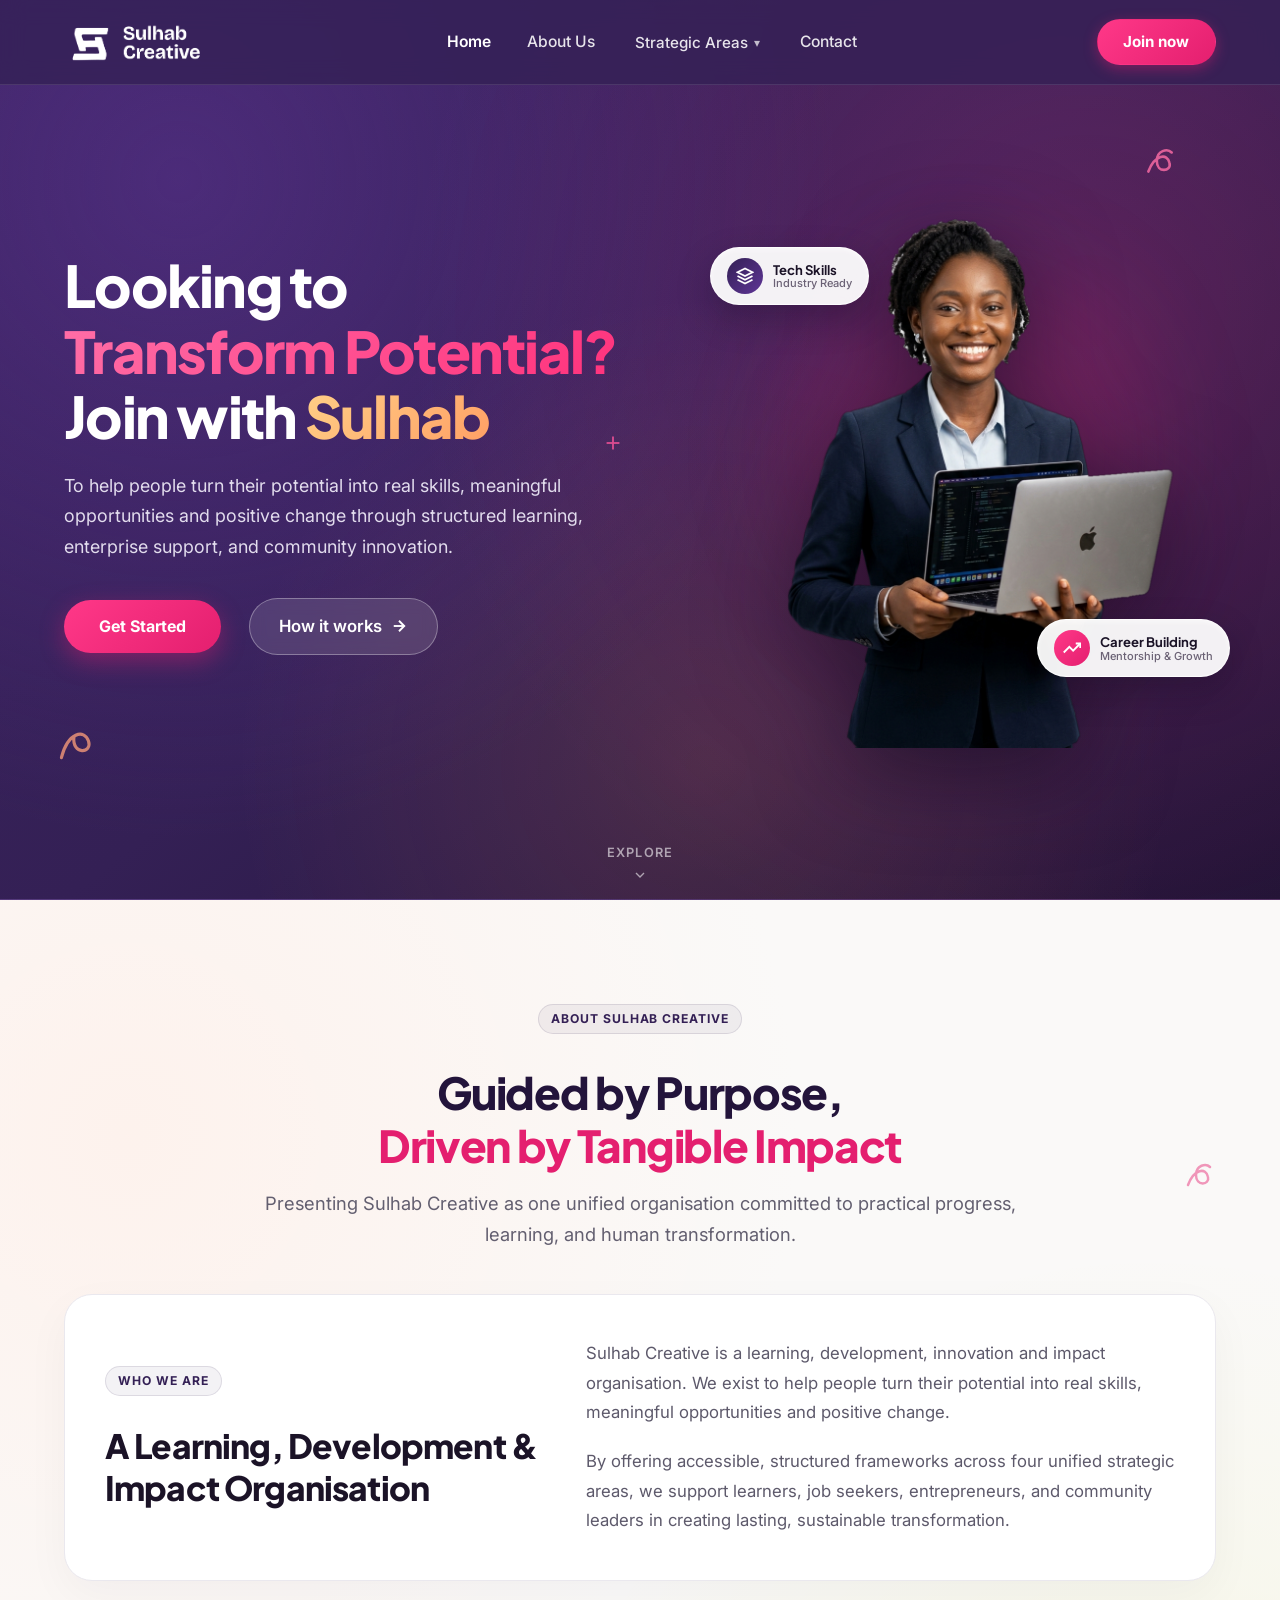
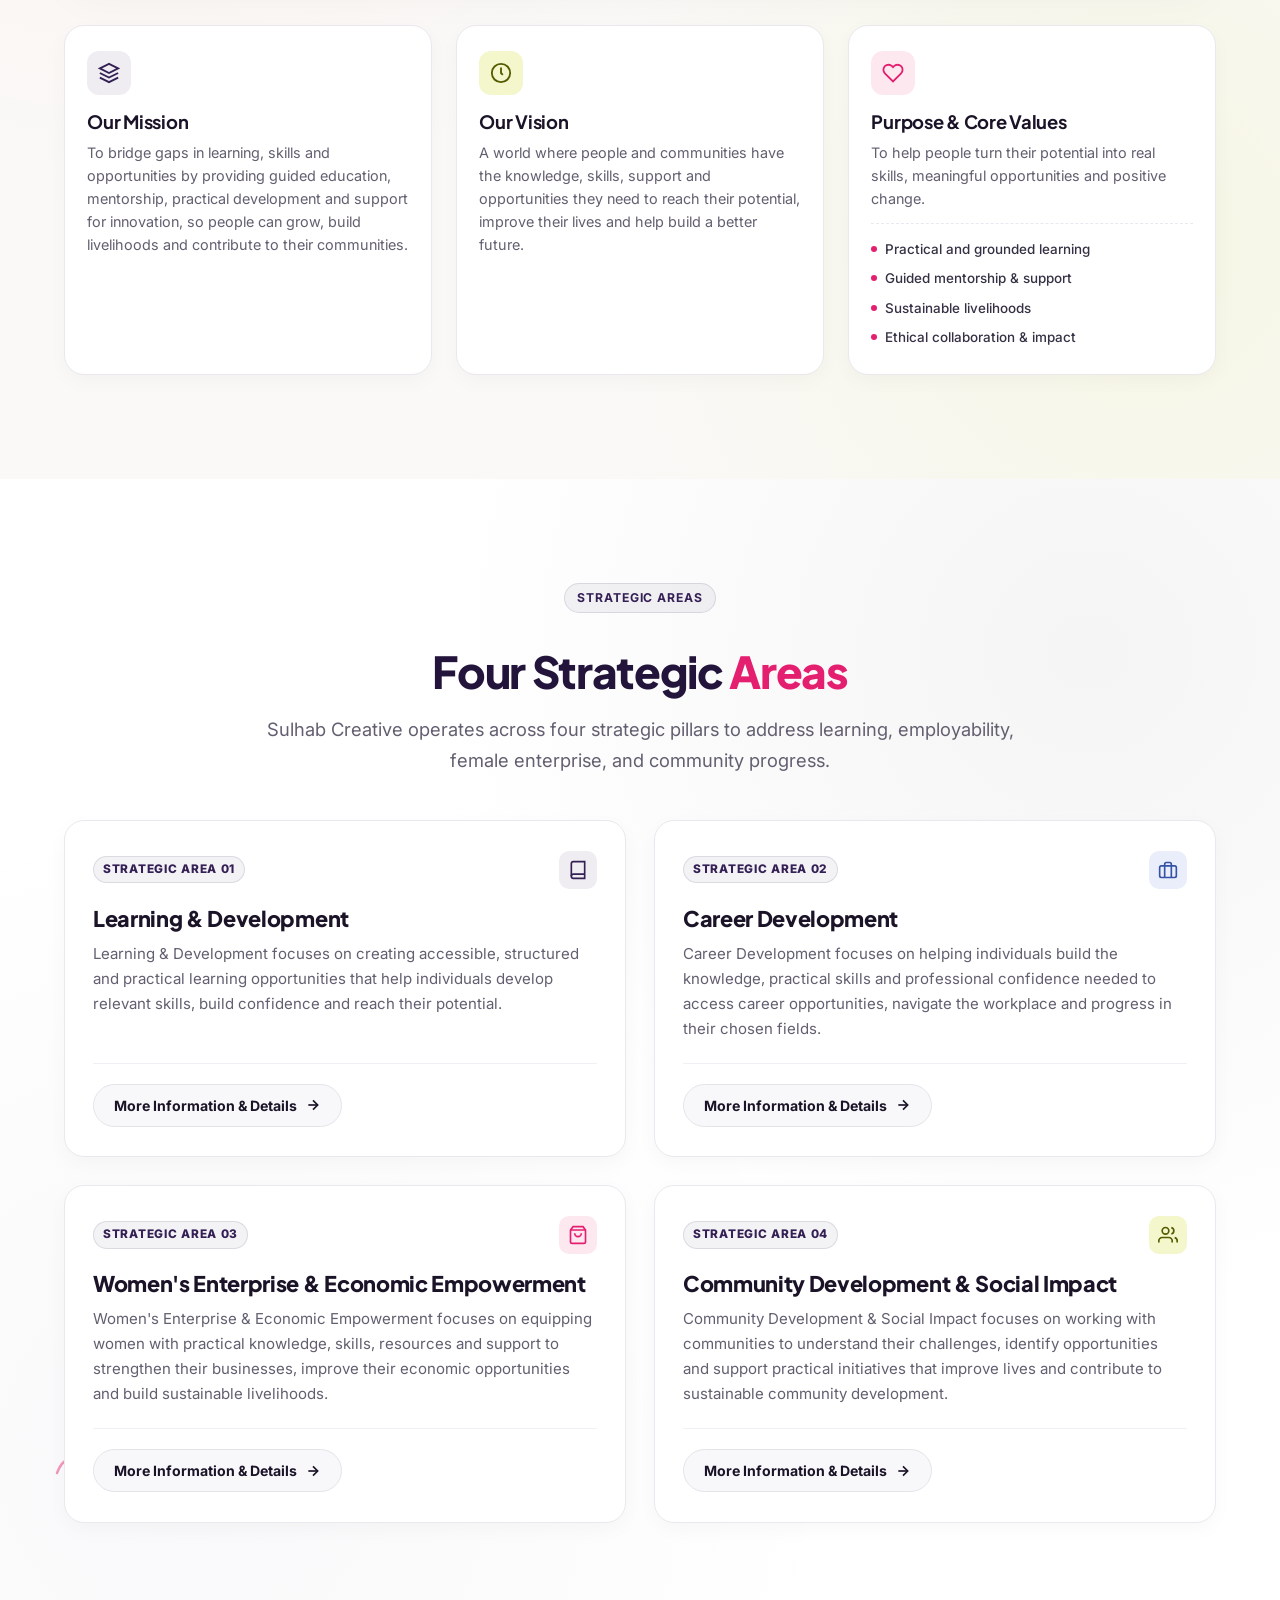
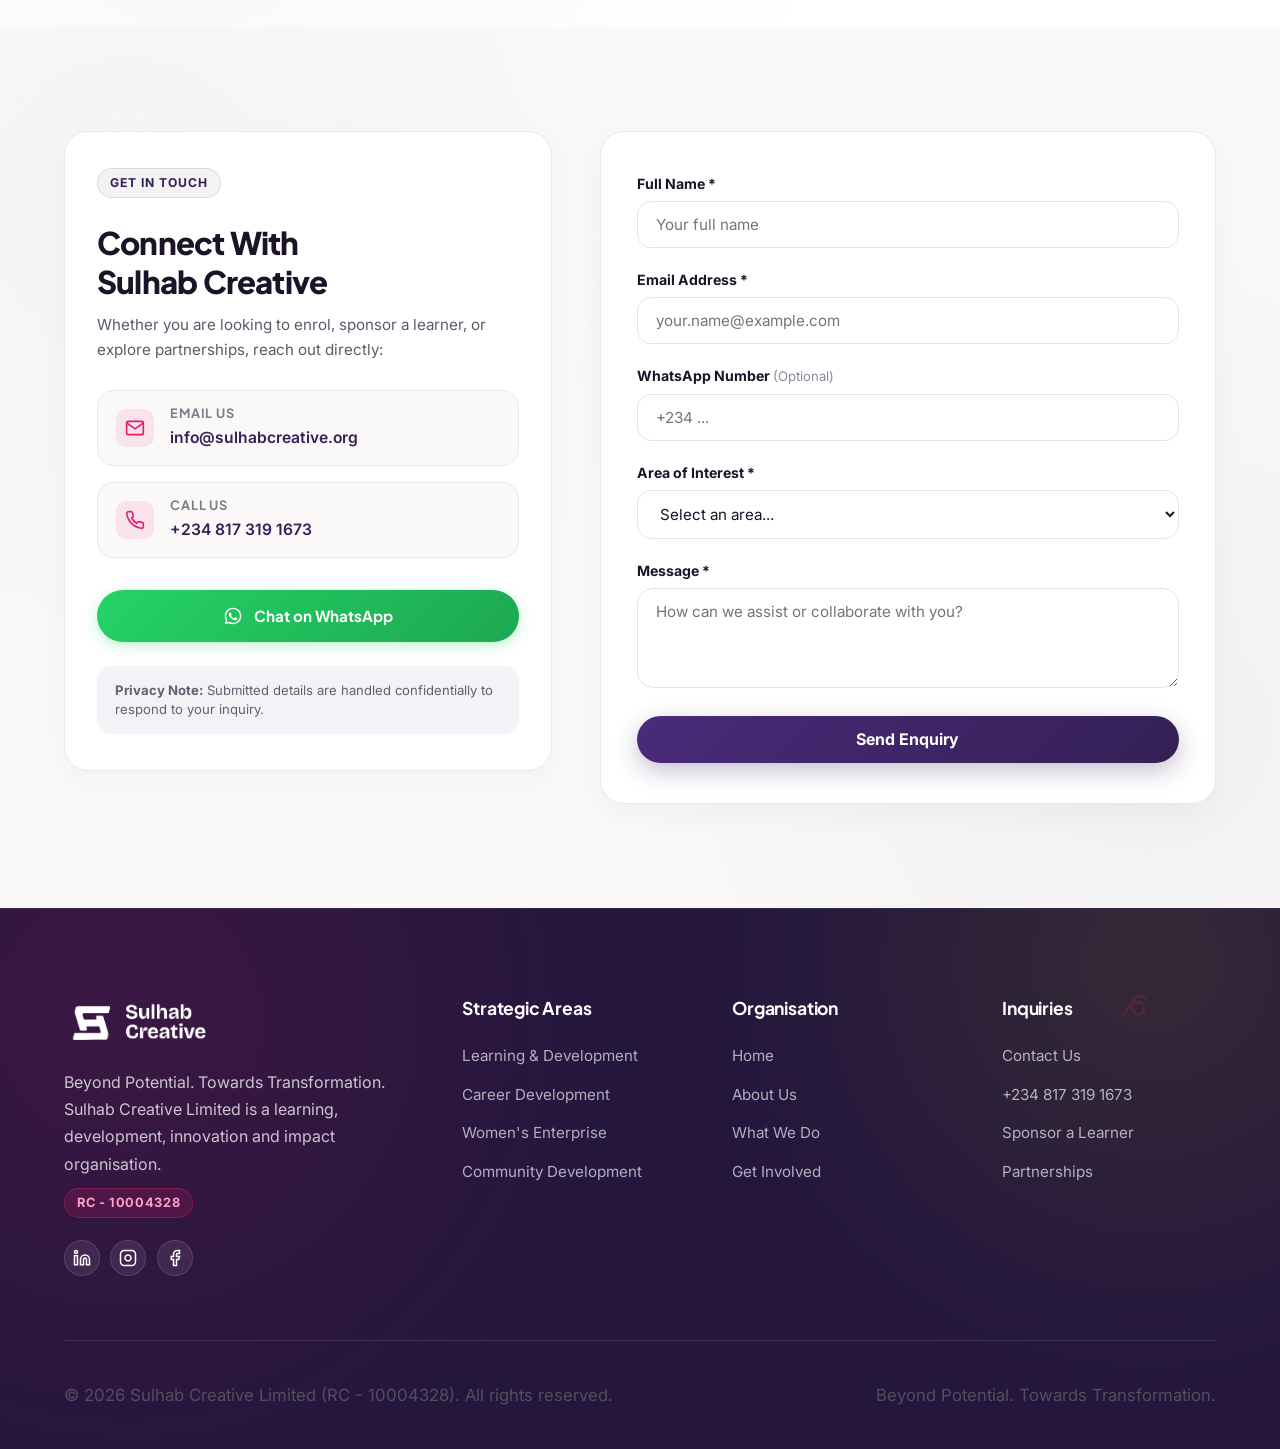
<file: index.html>
<!DOCTYPE html>
<html lang="en">
<head>
  <meta charset="UTF-8">
  <meta name="viewport" content="width=device-width, initial-scale=1.0">
  <title>Sulhab Creative — Beyond Potential. Towards Transformation.</title>
  <meta name="description" content="Sulhab Creative Limited is a learning, development, innovation and impact organisation bridging gaps in skills and opportunities.">
  <link rel="preconnect" href="https://fonts.googleapis.com">
  <link rel="preconnect" href="https://fonts.gstatic.com" crossorigin>
  <link href="https://fonts.googleapis.com/css2?family=Inter:wght@400;500;600&family=Plus+Jakarta+Sans:wght@500;600;700;800&display=swap" rel="stylesheet">
  <link rel="stylesheet" href="assets/css/styles.css">
</head>
<body>

  <!-- Sticky Site Header (Reveals on Scroll Past Hero) -->
  <header class="site-header">
    <div class="container nav-container">
      <a href="index.html" class="brand-logo-wrap" aria-label="Sulhab Creative Home">
        <img src="assets/images/logo.png" alt="Sulhab Creative" class="brand-logo">
      </a>

      <nav class="nav-menu" id="navMenuSticky">
        <a href="#hero" class="nav-link active">Home</a>
        <a href="#about" class="nav-link">About Us</a>
        <div class="nav-dropdown">
          <button class="dropdown-trigger" type="button" aria-expanded="false">
            Strategic Areas
            <span class="dropdown-icon">▾</span>
          </button>
          <div class="dropdown-menu">
            <a href="services/learning-and-development.html" class="dropdown-link">Learning & Development</a>
            <a href="services/career-development.html" class="dropdown-link">Career Development</a>
            <a href="services/womens-enterprise.html" class="dropdown-link">Women's Enterprise</a>
            <a href="services/community-development.html" class="dropdown-link">Community Development</a>
          </div>
        </div>
        <a href="#contact" class="nav-link">Contact</a>
        <div class="nav-mobile-cta">
          <a href="#contact" class="btn btn-primary btn-full">Get Involved</a>
        </div>
      </nav>

      <div class="nav-actions">
        <a href="#contact" class="btn btn-primary btn-sm nav-desktop-cta">Get Involved</a>
        <button class="menu-toggle" id="menuToggleSticky" aria-label="Toggle Navigation" aria-expanded="false">
          <svg width="24" height="24" viewBox="0 0 24 24" fill="none" stroke="currentColor" stroke-width="2">
            <line x1="3" y1="12" x2="21" y2="12"></line>
            <line x1="3" y1="6" x2="21" y2="6"></line>
            <line x1="3" y1="18" x2="21" y2="18"></line>
          </svg>
        </button>
      </div>
    </div>
  </header>

  <!-- 1. Full-Screen Hero Section (100vh) Adapted from hero.jpeg -->
  <section class="hero-fullscreen" id="hero">
    
    <!-- Ambient doodles / background shapes like hero.jpeg -->
    <div class="hero-doodles" aria-hidden="true">
      <div class="hero-doodle hero-doodle-loop-coral">
        <svg width="36" height="36" viewBox="0 0 34 34" fill="none" stroke="currentColor" stroke-width="2.5">
          <path d="M6 26C12 10 24 8 26 18C28 26 14 28 14 16C14 6 24 4 28 8" stroke-linecap="round"/>
        </svg>
      </div>
      <div class="hero-doodle hero-doodle-ribbon-left">
        <svg width="50" height="50" viewBox="0 0 48 48" fill="none" stroke="currentColor" stroke-width="3">
          <path d="M10 40C16 16 32 12 36 24C40 36 20 38 22 20" stroke-linecap="round"/>
        </svg>
      </div>
      <div class="hero-doodle hero-doodle-plus">
        <svg width="22" height="22" viewBox="0 0 24 24" fill="none" stroke="currentColor" stroke-width="2">
          <line x1="12" y1="5" x2="12" y2="19"></line>
          <line x1="5" y1="12" x2="19" y2="12"></line>
        </svg>
      </div>
    </div>

    <!-- Hero Navigation Bar (Full Width at Top of Viewport) -->
    <header class="hero-navbar-wrap">
      <div class="container hero-navbar-inner">
        <a href="index.html" class="hero-nav-brand" aria-label="Sulhab Creative Home">
          <img src="assets/images/logo-white.png" alt="Sulhab Creative">
        </a>

        <nav class="hero-nav-links" id="navMenu">
          <a href="#hero" class="hero-nav-link active">Home</a>
          <a href="#about" class="hero-nav-link">About Us</a>
          <div class="nav-dropdown">
            <button class="dropdown-trigger" type="button" aria-expanded="false">
              Strategic Areas
              <span class="dropdown-icon">▾</span>
            </button>
            <div class="dropdown-menu">
              <a href="services/learning-and-development.html" class="dropdown-link">Learning & Development</a>
              <a href="services/career-development.html" class="dropdown-link">Career Development</a>
              <a href="services/womens-enterprise.html" class="dropdown-link">Women's Enterprise</a>
              <a href="services/community-development.html" class="dropdown-link">Community Development</a>
            </div>
          </div>
          <a href="#contact" class="hero-nav-link">Contact</a>
          <div class="nav-mobile-cta">
            <a href="#contact" class="btn-pill-primary btn-full">Join Now</a>
          </div>
        </nav>

        <div class="hero-navbar-actions">
          <a href="#contact" class="hero-nav-cta">Join now</a>
          <button class="menu-toggle" id="menuToggle" aria-label="Toggle Navigation" aria-expanded="false">
            <svg width="24" height="24" viewBox="0 0 24 24" fill="none" stroke="currentColor" stroke-width="2">
              <line x1="3" y1="12" x2="21" y2="12"></line>
              <line x1="3" y1="6" x2="21" y2="6"></line>
              <line x1="3" y1="18" x2="21" y2="18"></line>
            </svg>
          </button>
        </div>
      </div>
    </header>

    <!-- Full-Screen Hero Centered Body -->
    <div class="hero-fullscreen-body">
      <div class="container">
        <div class="hero-fullscreen-grid">
          
          <!-- Left Column: Copy & Actions -->
          <div class="hero-content-col">
            <h1 class="hero-main-title">
              Looking to <br class="hero-desktop-br">
              <span class="highlight-pink">Transform Potential?</span>
              Join with <span class="highlight-coral">Sulhab</span>
            </h1>

            <p class="hero-main-desc">
              To help people turn their potential into real skills, meaningful opportunities and positive change through structured learning, enterprise support, and community innovation.
            </p>

            <div class="hero-main-actions">
              <a href="#services" class="btn-pill-primary">
                Get Started
              </a>
              <a href="#about" class="btn-pill-secondary">
                How it works
                <svg width="18" height="18" viewBox="0 0 24 24" fill="none" stroke="currentColor" stroke-width="2.5">
                  <line x1="5" y1="12" x2="19" y2="12"></line>
                  <polyline points="12 5 19 12 12 19"></polyline>
                </svg>
              </a>
            </div>
          </div>

          <!-- Right Column: Realistic Tech Student Building a Career -->
          <div class="hero-visual-col">
            <div class="hero-student-wrapper">
              <!-- Soft ambient backdrop glow behind student -->
              <div class="hero-student-glow" aria-hidden="true"></div>

              <!-- Floating Glassmorphic Badges -->
              <div class="hero-float-badge hero-float-badge-top" aria-hidden="true">
                <div class="badge-icon-wrap">
                  <svg width="18" height="18" viewBox="0 0 24 24" fill="none" stroke="currentColor" stroke-width="2.5">
                    <path d="M12 2L2 7l10 5 10-5-10-5zM2 17l10 5 10-5M2 12l10 5 10-5"/>
                  </svg>
                </div>
                <div class="badge-content">
                  <span class="badge-title">Tech Skills</span>
                  <span class="badge-sub">Industry Ready</span>
                </div>
              </div>

              <div class="hero-float-badge hero-float-badge-bottom" aria-hidden="true">
                <div class="badge-icon-wrap badge-icon-coral">
                  <svg width="18" height="18" viewBox="0 0 24 24" fill="none" stroke="currentColor" stroke-width="2.5">
                    <polyline points="23 6 13.5 15.5 8.5 10.5 1 18"/>
                    <polyline points="17 6 23 6 23 12"/>
                  </svg>
                </div>
                <div class="badge-content">
                  <span class="badge-title">Career Building</span>
                  <span class="badge-sub">Mentorship & Growth</span>
                </div>
              </div>

              <!-- Transparent Realistic Student Image -->
              <img src="assets/images/hero-student.png" 
                   alt="Ambitious tech student coding on a laptop and building a career with Sulhab Creative" 
                   class="hero-student-img" 
                   width="896" 
                   height="1200"
                   loading="eager"
                   fetchpriority="high">
            </div>
          </div>

        </div>
      </div>
    </div>

    <!-- Subtle Scroll Cue -->
    <div class="hero-scroll-cue">
      <a href="#about" class="hero-scroll-link" aria-label="Scroll to About section">
        <span>Explore</span>
        <svg width="16" height="16" viewBox="0 0 24 24" fill="none" stroke="currentColor" stroke-width="2">
          <polyline points="6 9 12 15 18 9"></polyline>
        </svg>
      </a>
    </div>

  </section>

  <!-- 2. About Section (Who We Are, Mission, Vision, and Values) -->
  <section class="section about-section" id="about">
    
    <!-- Ambient doodles matching hero -->
    <div class="section-doodles" aria-hidden="true">
      <div class="sec-doodle-loop" style="top: 22%; right: 5%;">
        <svg width="34" height="34" viewBox="0 0 34 34" fill="none" stroke="currentColor" stroke-width="2.5">
          <path d="M6 26C12 10 24 8 26 18C28 26 14 28 14 16C14 6 24 4 28 8" stroke-linecap="round"/>
        </svg>
      </div>
      <div class="sec-doodle-plus" style="bottom: 10%; left: 8%;">
        <svg width="20" height="20" viewBox="0 0 24 24" fill="none" stroke="currentColor" stroke-width="2">
          <line x1="12" y1="5" x2="12" y2="19"></line>
          <line x1="5" y1="12" x2="19" y2="12"></line>
        </svg>
      </div>
    </div>

    <div class="container">
      
      <!-- Section Header -->
      <div class="section-header" style="margin-bottom: 2.75rem;">
        <span class="hero-pill-tag">About Sulhab Creative</span>
        <h2 class="section-title-large">
          Guided by Purpose, <br>
          <span class="highlight-magenta">Driven by Tangible Impact</span>
        </h2>
        <p class="section-lead-text">
          Presenting Sulhab Creative as one unified organisation committed to practical progress, learning, and human transformation.
        </p>
      </div>

      <!-- Who We Are Spotlight Card -->
      <div class="about-spotlight-card">
        <div class="about-spotlight-grid">
          <div class="about-spotlight-text">
            <span class="hero-pill-tag">Who We Are</span>
            <h3>A Learning, Development & Impact Organisation</h3>
          </div>
          <div class="about-spotlight-body">
            <p>
              Sulhab Creative is a learning, development, innovation and impact organisation. We exist to help people turn their potential into real skills, meaningful opportunities and positive change.
            </p>
            <p>
              By offering accessible, structured frameworks across four unified strategic areas, we support learners, job seekers, entrepreneurs, and community leaders in creating lasting, sustainable transformation.
            </p>
          </div>
        </div>
      </div>

      <!-- Mission, Vision, and Values Cards (Small, Compact & Fit) -->
      <div class="pillars-grid">
        
        <!-- Mission Card -->
        <div class="pillar-card">
          <div class="pillar-icon-squircle icon-mission" aria-hidden="true">
            <svg width="22" height="22" viewBox="0 0 24 24" fill="none" stroke="currentColor" stroke-width="2">
              <path d="M12 2L2 7l10 5 10-5-10-5zM2 17l10 5 10-5M2 12l10 5 10-5"></path>
            </svg>
          </div>
          <h4 class="pillar-title">Our Mission</h4>
          <p>
            To bridge gaps in learning, skills and opportunities by providing guided education, mentorship, practical development and support for innovation, so people can grow, build livelihoods and contribute to their communities.
          </p>
        </div>

        <!-- Vision Card -->
        <div class="pillar-card">
          <div class="pillar-icon-squircle icon-vision" aria-hidden="true">
            <svg width="22" height="22" viewBox="0 0 24 24" fill="none" stroke="currentColor" stroke-width="2">
              <circle cx="12" cy="12" r="10"></circle>
              <polyline points="12 6 12 12 14 14"></polyline>
            </svg>
          </div>
          <h4 class="pillar-title">Our Vision</h4>
          <p>
            A world where people and communities have the knowledge, skills, support and opportunities they need to reach their potential, improve their lives and help build a better future.
          </p>
        </div>

        <!-- Purpose & Values Card -->
        <div class="pillar-card">
          <div class="pillar-icon-squircle icon-values" aria-hidden="true">
            <svg width="22" height="22" viewBox="0 0 24 24" fill="none" stroke="currentColor" stroke-width="2">
              <path d="M20.84 4.61a5.5 5.5 0 0 0-7.78 0L12 5.67l-1.06-1.06a5.5 5.5 0 0 0-7.78 7.78l1.06 1.06L12 21.23l7.78-7.78 1.06-1.06a5.5 5.5 0 0 0 0-7.78z"></path>
            </svg>
          </div>
          <h4 class="pillar-title">Purpose & Core Values</h4>
          <p>
            To help people turn their potential into real skills, meaningful opportunities and positive change.
          </p>
          <ul class="values-checklist">
            <li><span class="val-dot"></span> Practical and grounded learning</li>
            <li><span class="val-dot"></span> Guided mentorship & support</li>
            <li><span class="val-dot"></span> Sustainable livelihoods</li>
            <li><span class="val-dot"></span> Ethical collaboration & impact</li>
          </ul>
        </div>

      </div>
    </div>
  </section>

  <!-- 3. Strategic Areas / Services Section (Compact Cards Without Extra Tag Pills) -->
  <section class="section services-section" id="services">
    
    <!-- Ambient doodles matching hero -->
    <div class="section-doodles" aria-hidden="true">
      <div class="sec-doodle-loop" style="bottom: 12%; left: 4%;">
        <svg width="34" height="34" viewBox="0 0 34 34" fill="none" stroke="currentColor" stroke-width="2.5">
          <path d="M6 26C12 10 24 8 26 18C28 26 14 28 14 16C14 6 24 4 28 8" stroke-linecap="round"/>
        </svg>
      </div>
    </div>

    <div class="container">
      
      <div class="section-header" style="margin-bottom: 2.75rem;">
        <span class="hero-pill-tag">Strategic Areas</span>
        <h2 class="section-title-large">
          Four Strategic <span class="highlight-magenta">Areas</span>
        </h2>
        <p class="section-lead-text">
          Sulhab Creative operates across four strategic pillars to address learning, employability, female enterprise, and community progress.
        </p>
      </div>

      <div class="services-grid">
        
        <!-- Service 1: Learning & Development -->
        <article class="service-card">
          <div>
            <div class="service-top-row">
              <span class="service-number-pill">Strategic Area 01</span>
              <div class="service-icon-wrap svc-ico-1" aria-hidden="true">
                <svg width="20" height="20" viewBox="0 0 24 24" fill="none" stroke="currentColor" stroke-width="2">
                  <path d="M4 19.5A2.5 2.5 0 0 1 6.5 17H20"></path>
                  <path d="M6.5 2H20v20H6.5A2.5 2.5 0 0 1 4 19.5v-15A2.5 2.5 0 0 1 6.5 2z"></path>
                </svg>
              </div>
            </div>
            
            <h3 class="service-card-title">Learning & Development</h3>
            
            <div class="service-card-body">
              <p>
                Learning & Development focuses on creating accessible, structured and practical learning opportunities that help individuals develop relevant skills, build confidence and reach their potential.
              </p>
            </div>
          </div>
          
          <div class="service-card-action">
            <a href="services/learning-and-development.html" class="service-link-btn">
              More Information & Details
              <svg width="16" height="16" viewBox="0 0 24 24" fill="none" stroke="currentColor" stroke-width="2.5">
                <line x1="5" y1="12" x2="19" y2="12"></line>
                <polyline points="12 5 19 12 12 19"></polyline>
              </svg>
            </a>
          </div>
        </article>

        <!-- Service 2: Career Development -->
        <article class="service-card">
          <div>
            <div class="service-top-row">
              <span class="service-number-pill">Strategic Area 02</span>
              <div class="service-icon-wrap svc-ico-2" aria-hidden="true">
                <svg width="20" height="20" viewBox="0 0 24 24" fill="none" stroke="currentColor" stroke-width="2">
                  <rect x="2" y="7" width="20" height="14" rx="2" ry="2"></rect>
                  <path d="M16 21V5a2 2 0 0 0-2-2h-4a2 2 0 0 0-2 2v16"></path>
                </svg>
              </div>
            </div>
            
            <h3 class="service-card-title">Career Development</h3>
            
            <div class="service-card-body">
              <p>
                Career Development focuses on helping individuals build the knowledge, practical skills and professional confidence needed to access career opportunities, navigate the workplace and progress in their chosen fields.
              </p>
            </div>
          </div>
          
          <div class="service-card-action">
            <a href="services/career-development.html" class="service-link-btn">
              More Information & Details
              <svg width="16" height="16" viewBox="0 0 24 24" fill="none" stroke="currentColor" stroke-width="2.5">
                <line x1="5" y1="12" x2="19" y2="12"></line>
                <polyline points="12 5 19 12 12 19"></polyline>
              </svg>
            </a>
          </div>
        </article>

        <!-- Service 3: Women's Enterprise & Economic Empowerment -->
        <article class="service-card">
          <div>
            <div class="service-top-row">
              <span class="service-number-pill">Strategic Area 03</span>
              <div class="service-icon-wrap svc-ico-3" aria-hidden="true">
                <svg width="20" height="20" viewBox="0 0 24 24" fill="none" stroke="currentColor" stroke-width="2">
                  <path d="M6 2L3 6v14a2 2 0 0 0 2 2h14a2 2 0 0 0 2-2V6l-3-4z"></path>
                  <line x1="3" y1="6" x2="21" y2="6"></line>
                  <path d="M16 10a4 4 0 0 1-8 0"></path>
                </svg>
              </div>
            </div>
            
            <h3 class="service-card-title">Women's Enterprise & Economic Empowerment</h3>
            
            <div class="service-card-body">
              <p>
                Women's Enterprise & Economic Empowerment focuses on equipping women with practical knowledge, skills, resources and support to strengthen their businesses, improve their economic opportunities and build sustainable livelihoods.
              </p>
            </div>
          </div>
          
          <div class="service-card-action">
            <a href="services/womens-enterprise.html" class="service-link-btn">
              More Information & Details
              <svg width="16" height="16" viewBox="0 0 24 24" fill="none" stroke="currentColor" stroke-width="2.5">
                <line x1="5" y1="12" x2="19" y2="12"></line>
                <polyline points="12 5 19 12 12 19"></polyline>
              </svg>
            </a>
          </div>
        </article>

        <!-- Service 4: Community Development & Social Impact -->
        <article class="service-card">
          <div>
            <div class="service-top-row">
              <span class="service-number-pill">Strategic Area 04</span>
              <div class="service-icon-wrap svc-ico-4" aria-hidden="true">
                <svg width="20" height="20" viewBox="0 0 24 24" fill="none" stroke="currentColor" stroke-width="2">
                  <path d="M17 21v-2a4 4 0 0 0-4-4H5a4 4 0 0 0-4 4v2"></path>
                  <circle cx="9" cy="7" r="4"></circle>
                  <path d="M23 21v-2a4 4 0 0 0-3-3.87"></path>
                  <path d="M16 3.13a4 4 0 0 1 0 7.75"></path>
                </svg>
              </div>
            </div>
            
            <h3 class="service-card-title">Community Development & Social Impact</h3>
            
            <div class="service-card-body">
              <p>
                Community Development & Social Impact focuses on working with communities to understand their challenges, identify opportunities and support practical initiatives that improve lives and contribute to sustainable community development.
              </p>
            </div>
          </div>
          
          <div class="service-card-action">
            <a href="services/community-development.html" class="service-link-btn">
              More Information & Details
              <svg width="16" height="16" viewBox="0 0 24 24" fill="none" stroke="currentColor" stroke-width="2.5">
                <line x1="5" y1="12" x2="19" y2="12"></line>
                <polyline points="12 5 19 12 12 19"></polyline>
              </svg>
            </a>
          </div>
        </article>

      </div>
    </div>
  </section>

  <!-- 4. Contact Section (Compact & Fit with Email, Phone and Optional WhatsApp) -->
  <section class="section contact-section" id="contact">
    
    <!-- Ambient doodles matching hero -->
    <div class="section-doodles" aria-hidden="true">
      <div class="sec-doodle-loop" style="top: 25%; right: 7%;">
        <svg width="34" height="34" viewBox="0 0 34 34" fill="none" stroke="currentColor" stroke-width="2.5">
          <path d="M6 26C12 10 24 8 26 18C28 26 14 28 14 16C14 6 24 4 28 8" stroke-linecap="round"/>
        </svg>
      </div>
    </div>

    <div class="container">
      <div class="contact-grid">
        
        <!-- Left Contact Info Card (Only Email and Phone Number) -->
        <div class="contact-info-card">
          <div>
            <span class="hero-pill-tag">Get in Touch</span>
            <h2>
              Connect With <br>
              <span class="highlight-magenta">Sulhab Creative</span>
            </h2>
            <p>
              Whether you are looking to enrol, sponsor a learner, or explore partnerships, reach out directly:
            </p>

            <div class="contact-direct-list">
              <div class="contact-direct-item">
                <div class="contact-direct-icon">
                  <svg width="20" height="20" viewBox="0 0 24 24" fill="none" stroke="currentColor" stroke-width="2">
                    <path d="M4 4h16c1.1 0 2 .9 2 2v12c0 1.1-.9 2-2 2H4c-1.1 0-2-.9-2-2V6c0-1.1.9-2 2-2z"></path>
                    <polyline points="22,6 12,13 2,6"></polyline>
                  </svg>
                </div>
                <div class="contact-direct-text">
                  <h4>Email Us</h4>
                  <a href="mailto:info@sulhabcreative.org">info@sulhabcreative.org</a>
                </div>
              </div>

              <div class="contact-direct-item">
                <div class="contact-direct-icon">
                  <svg width="20" height="20" viewBox="0 0 24 24" fill="none" stroke="currentColor" stroke-width="2">
                    <path d="M22 16.92v3a2 2 0 0 1-2.18 2 19.79 19.79 0 0 1-8.63-3.07 19.5 19.5 0 0 1-6-6 19.79 19.79 0 0 1-3.07-8.67A2 2 0 0 1 4.11 2h3a2 2 0 0 1 2 1.72 12.84 12.84 0 0 0 .7 2.81 2 2 0 0 1-.45 2.11L8.09 9.91a16 16 0 0 0 6 6l1.27-1.27a2 2 0 0 1 2.11-.45 12.84 12.84 0 0 0 2.81.7A2 2 0 0 1 22 16.92z"></path>
                  </svg>
                </div>
                <div class="contact-direct-text">
                  <h4>Call Us</h4>
                  <a href="tel:+2348173191673">+234 817 319 1673</a>
                </div>
              </div>
            </div>

            <!-- Simple WhatsApp Action Button -->
            <a href="https://wa.me/2348173191673" target="_blank" rel="noopener noreferrer" class="btn-whatsapp-chat" aria-label="Chat with Sulhab Creative on WhatsApp">
              <svg width="20" height="20" viewBox="0 0 24 24" fill="currentColor" aria-hidden="true">
                <path d="M12.04 2C6.58 2 2.13 6.45 2.13 11.91C2.13 13.66 2.59 15.36 3.45 16.86L2.05 22L7.3 20.62C8.75 21.41 10.38 21.83 12.04 21.83C17.5 21.83 21.95 17.38 21.95 11.92C21.95 9.27 20.92 6.78 19.05 4.91C17.18 3.04 14.69 2 12.04 2ZM12.04 20.15C10.56 20.15 9.11 19.76 7.85 19.01L7.55 18.83L4.43 19.65L5.26 16.61L5.06 16.29C4.24 14.99 3.81 13.47 3.81 11.91C3.81 7.37 7.5 3.69 12.04 3.69C14.24 3.69 16.31 4.55 17.86 6.11C19.42 7.66 20.28 9.73 20.27 11.92C20.28 16.46 16.58 20.15 12.04 20.15ZM16.56 14.39C16.31 14.26 15.09 13.66 14.86 13.58C14.63 13.5 14.47 13.45 14.3 13.7C14.14 13.95 13.67 14.51 13.53 14.67C13.38 14.84 13.24 14.86 12.99 14.73C12.74 14.61 11.94 14.35 10.99 13.5C10.25 12.84 9.75 12.03 9.61 11.78C9.46 11.53 9.59 11.4 9.72 11.27C9.83 11.16 9.97 10.98 10.1 10.83C10.22 10.68 10.26 10.58 10.34 10.41C10.42 10.25 10.38 10.1 10.32 9.98C10.26 9.85 9.77 8.65 9.56 8.16C9.36 7.68 9.16 7.74 9.01 7.73L8.54 7.72C8.37 7.72 8.1 7.79 7.87 8.03C7.64 8.28 7 8.88 7 10.1C7 11.32 7.89 12.49 8.01 12.66C8.14 12.82 9.76 15.32 12.24 16.39C12.83 16.65 13.29 16.8 13.65 16.91C14.24 17.1 14.78 17.07 15.21 17.01C15.69 16.94 16.68 16.41 16.89 15.83C17.09 15.26 17.09 14.76 17.03 14.67C16.97 14.57 16.81 14.51 16.56 14.39Z"/>
              </svg>
              <span>Chat on WhatsApp</span>
            </a>
          </div>

          <div class="contact-privacy-pill">
            <strong>Privacy Note:</strong> Submitted details are handled confidentially to respond to your inquiry.
          </div>
        </div>

        <!-- Right Contact Form Card (with Optional WhatsApp) -->
        <div class="contact-form-card">
          <div class="form-success-banner" id="formSuccess" role="alert">
            Thank you for reaching out. Your enquiry has been recorded. Our team will connect with you shortly.
          </div>

          <form id="enquiryForm" action="https://api.web3forms.com/submit" method="POST">
            <!-- Web3Forms Access Key & Settings -->
            <input type="hidden" name="access_key" value="03e6ee9a-aee9-48f2-916b-a753da5930ca">
            <input type="hidden" name="subject" value="New Website Enquiry — Sulhab Creative">
            <input type="hidden" name="from_name" value="Sulhab Creative Website">
            <input type="checkbox" name="botcheck" class="hidden" style="display: none;">

            <div class="form-group">
              <label for="fullName">Full Name *</label>
              <input type="text" id="fullName" name="name" class="form-control-pill" placeholder="Your full name" required>
            </div>

            <div class="form-group">
              <label for="emailAddress">Email Address *</label>
              <input type="email" id="emailAddress" name="email" class="form-control-pill" placeholder="your.name@example.com" required>
            </div>

            <div class="form-group">
              <label for="whatsappNumber">WhatsApp Number <span style="font-weight: 400; font-size: 0.82rem; color: #8C8899;">(Optional)</span></label>
              <input type="tel" id="whatsappNumber" name="phone" class="form-control-pill" placeholder="+234 ...">
            </div>

            <div class="form-group">
              <label for="inquiryType">Area of Interest *</label>
              <select id="inquiryType" name="area_of_interest" class="form-control-pill" required>
                <option value="" disabled selected>Select an area...</option>
                <option value="Sponsor a Learner (Academy)">Sponsor a Learner (Academy)</option>
                <option value="Learning & Development">Learning & Development</option>
                <option value="Career Development">Career Development</option>
                <option value="Women's Enterprise">Women's Enterprise</option>
                <option value="Community Development">Community Development</option>
                <option value="General Inquiries">General Inquiries</option>
              </select>
            </div>

            <div class="form-group">
              <label for="message">Message *</label>
              <textarea id="message" name="message" class="form-control-pill" rows="3" placeholder="How can we assist or collaborate with you?" required></textarea>
            </div>

            <button type="submit" class="btn-pill-primary" style="width: 100%;">
              Send Enquiry
            </button>
          </form>
        </div>

      </div>
    </div>
  </section>

  <!-- 5. Footer (With Social Media & Removed 'One Organisation • Four Strategic Areas') -->
  <footer class="site-footer">
    
    <!-- Ambient doodles matching hero stage -->
    <div class="section-doodles" aria-hidden="true">
      <div class="sec-doodle-loop" style="top: 15%; right: 10%; color: rgba(228, 31, 111, 0.4);">
        <svg width="34" height="34" viewBox="0 0 34 34" fill="none" stroke="currentColor" stroke-width="2.5">
          <path d="M6 26C12 10 24 8 26 18C28 26 14 28 14 16C14 6 24 4 28 8" stroke-linecap="round"/>
        </svg>
      </div>
    </div>

    <div class="container" style="position: relative; z-index: 2;">
      <div class="footer-top">
        <div class="footer-brand">
          <img src="assets/images/logo-white.png" alt="Sulhab Creative" class="footer-brand-logo">
          <p>
            Beyond Potential. Towards Transformation.<br>
            Sulhab Creative Limited is a learning, development, innovation and impact organisation.<br>
            <span class="footer-rc">RC - 10004328</span>
          </p>

          <!-- Social Media Links -->
          <div class="footer-social-links" aria-label="Sulhab Creative Social Media">
            <a href="https://www.linkedin.com/company/sulhab-creative/" class="footer-social-icon" aria-label="LinkedIn" target="_blank" rel="noopener noreferrer">
              <svg width="18" height="18" viewBox="0 0 24 24" fill="none" stroke="currentColor" stroke-width="2">
                <path d="M16 8a6 6 0 0 1 6 6v7h-4v-7a2 2 0 0 0-2-2 2 2 0 0 0-2 2v7h-4v-7a6 6 0 0 1 6-6z"></path>
                <rect x="2" y="9" width="4" height="12"></rect>
                <circle cx="4" cy="4" r="2"></circle>
              </svg>
            </a>
            <a href="https://www.instagram.com/sulhab.creative?rpxt=ZmdoMTMxZnFpaTRt" class="footer-social-icon" aria-label="Instagram" target="_blank" rel="noopener noreferrer">
              <svg width="18" height="18" viewBox="0 0 24 24" fill="none" stroke="currentColor" stroke-width="2">
                <rect x="2" y="2" width="20" height="20" rx="5" ry="5"></rect>
                <path d="M16 11.37A4 4 0 1 1 12.63 8 4 4 0 0 1 16 11.37z"></path>
                <line x1="17.5" y1="6.5" x2="17.51" y2="6.5"></line>
              </svg>
            </a>
            <a href="https://www.facebook.com/share/1ckUxHPXCa/" class="footer-social-icon" aria-label="Facebook" target="_blank" rel="noopener noreferrer">
              <svg width="18" height="18" viewBox="0 0 24 24" fill="none" stroke="currentColor" stroke-width="2">
                <path d="M18 2h-3a5 5 0 0 0-5 5v3H7v4h3v8h4v-8h3l1-4h-4V7a1 1 0 0 1 1-1h3z"></path>
              </svg>
            </a>
          </div>
        </div>
        
        <div class="footer-column">
          <h4>Strategic Areas</h4>
          <div class="footer-links">
            <a href="services/learning-and-development.html">Learning & Development</a>
            <a href="services/career-development.html">Career Development</a>
            <a href="services/womens-enterprise.html">Women's Enterprise</a>
            <a href="services/community-development.html">Community Development</a>
          </div>
        </div>

        <div class="footer-column">
          <h4>Organisation</h4>
          <div class="footer-links">
            <a href="#hero">Home</a>
            <a href="#about">About Us</a>
            <a href="#services">What We Do</a>
            <a href="#contact">Get Involved</a>
          </div>
        </div>

        <div class="footer-column">
          <h4>Inquiries</h4>
          <div class="footer-links">
            <a href="#contact">Contact Us</a>
            <a href="tel:+2348173191673">+234 817 319 1673</a>
            <a href="#contact">Sponsor a Learner</a>
            <a href="#contact">Partnerships</a>
          </div>
        </div>
      </div>

      <div class="footer-bottom">
        <p>&copy; 2026 Sulhab Creative Limited (RC - 10004328). All rights reserved.</p>
        <p>Beyond Potential. Towards Transformation.</p>
      </div>
    </div>
  </footer>

  <script src="assets/js/main.js"></script>
</body>
</html>
</file>
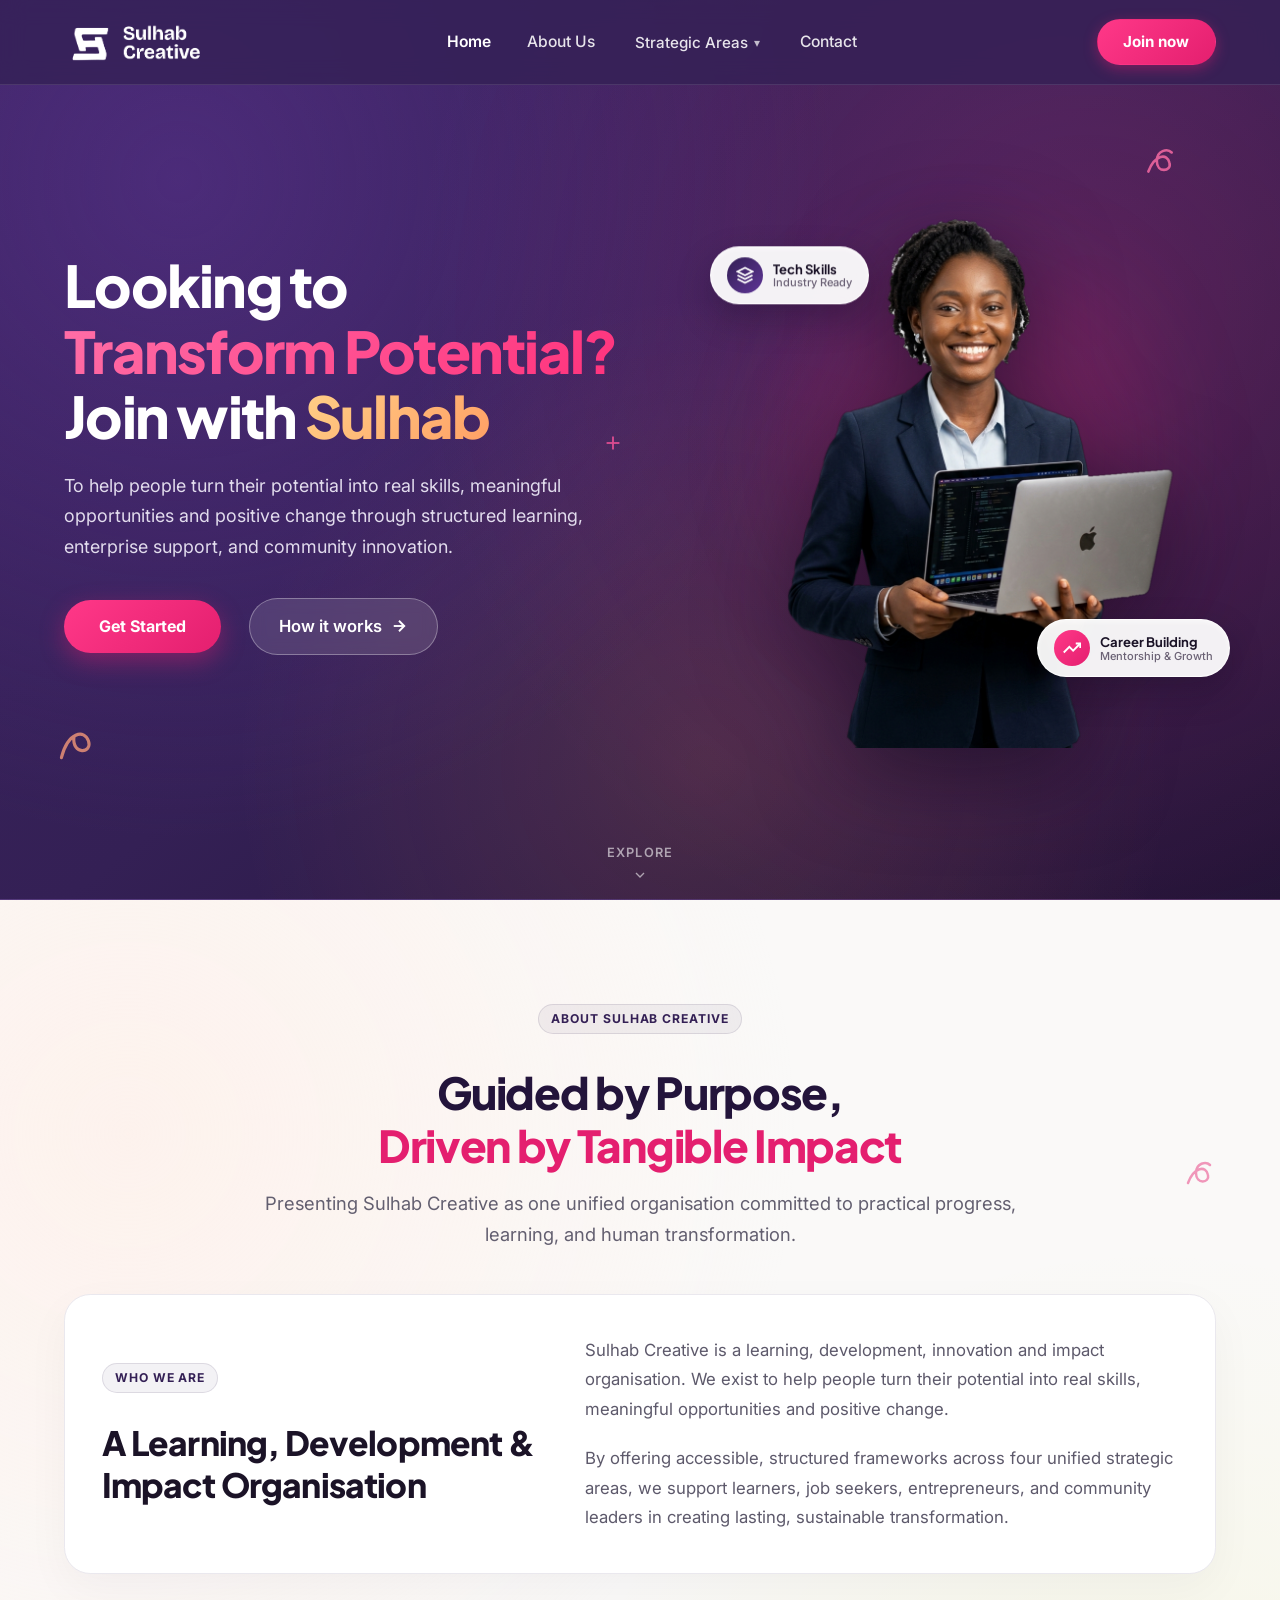
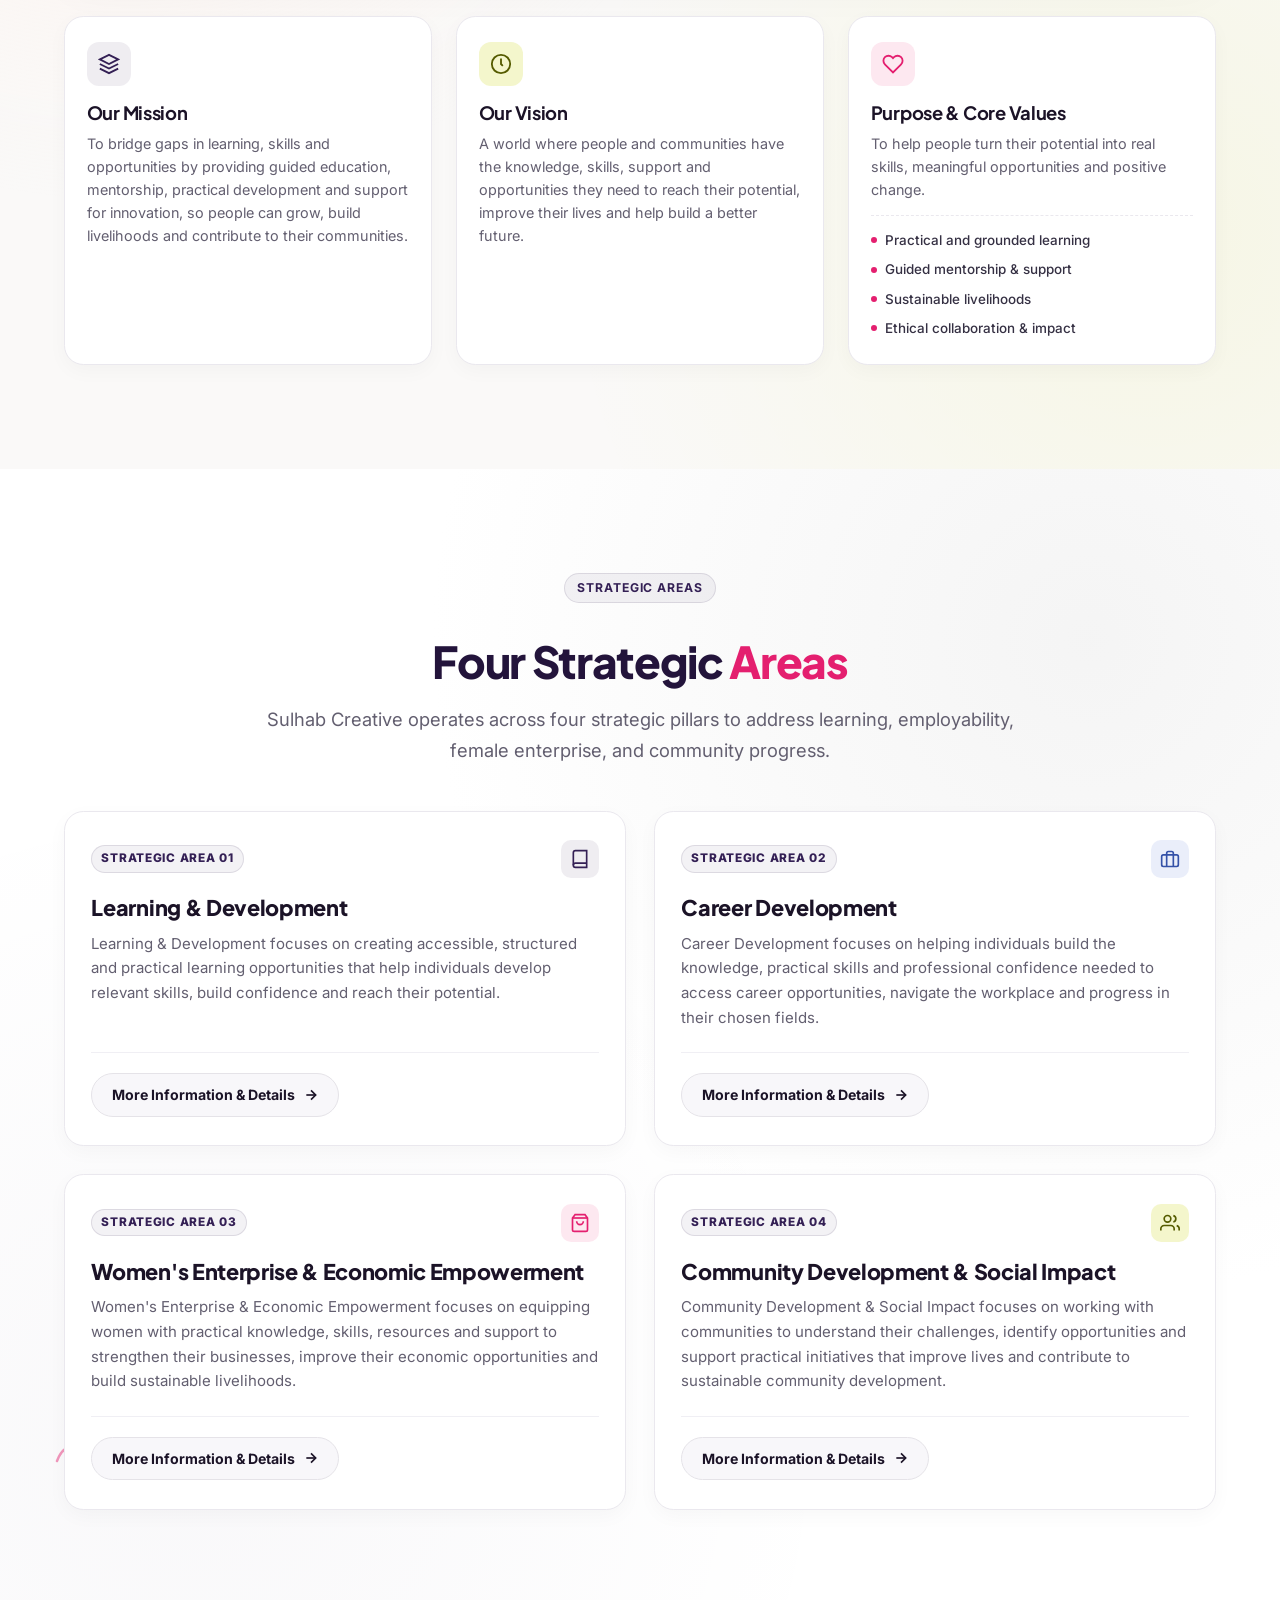
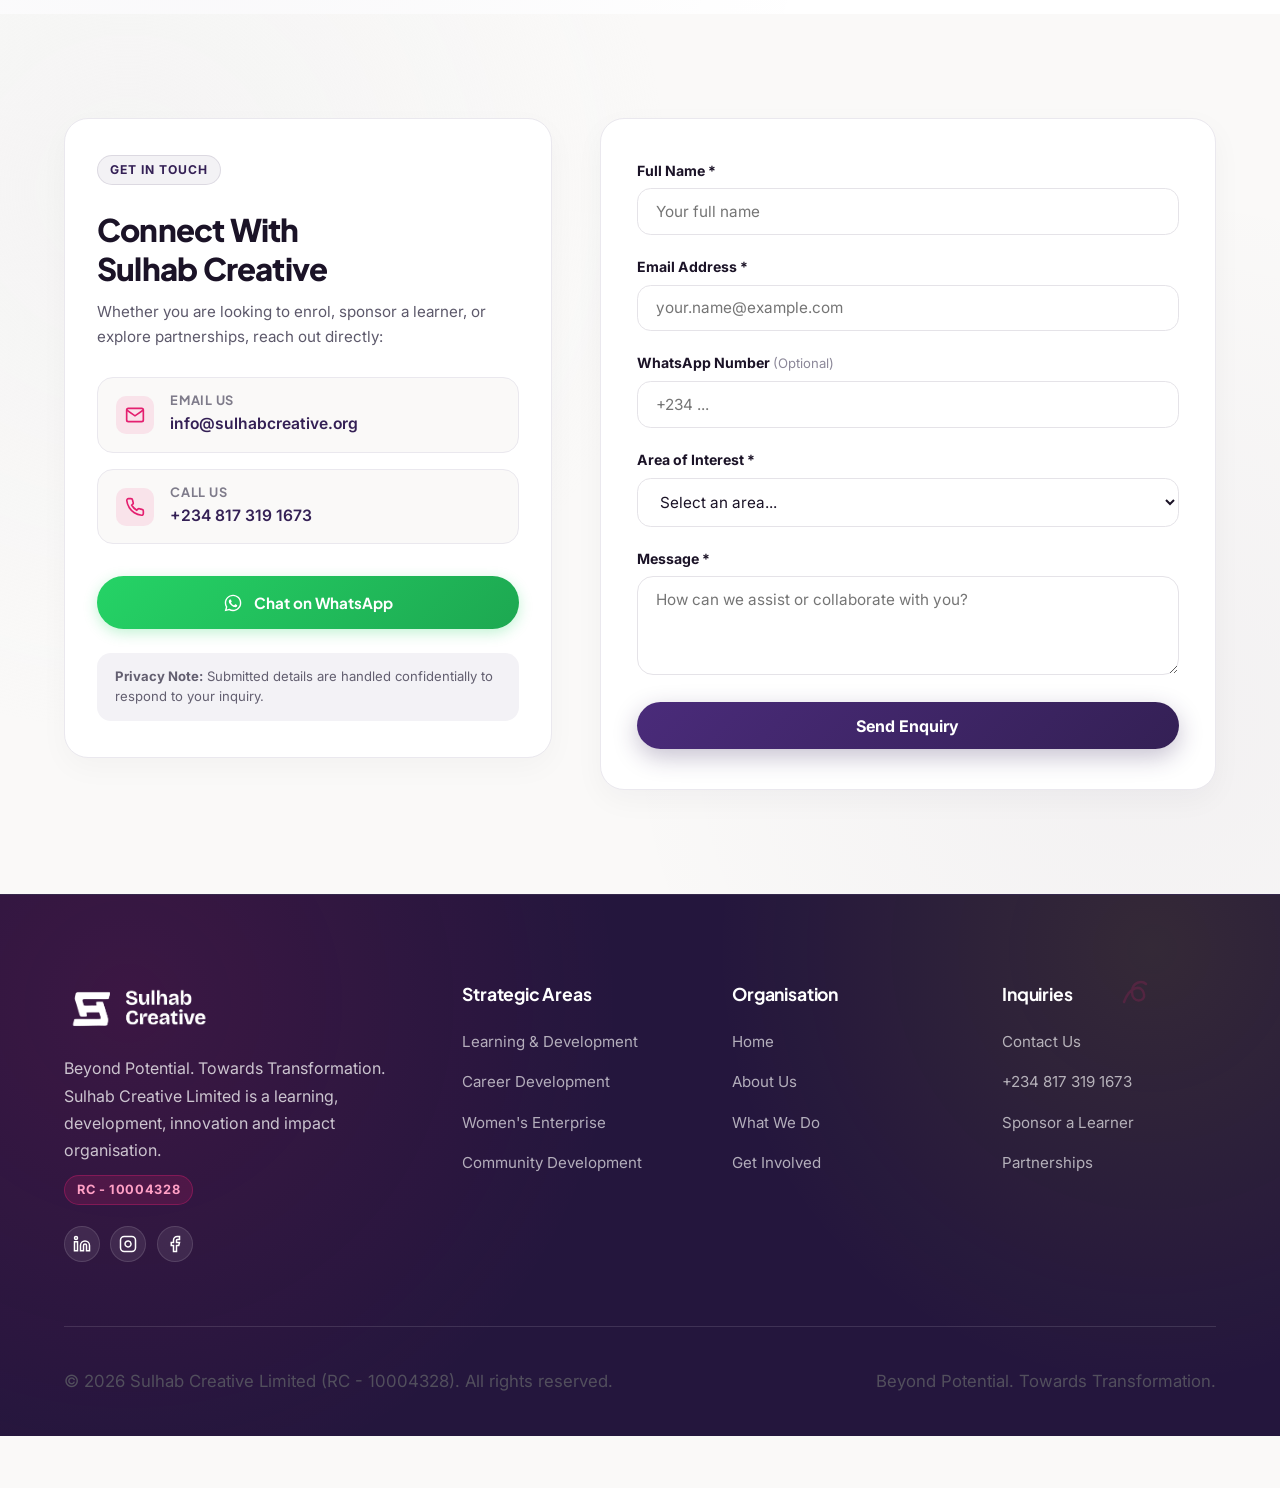
<file: services/index.html>
<!DOCTYPE html>
<html lang="en">
<head>
  <meta charset="UTF-8">
  <meta http-equiv="refresh" content="0; url=../index.html#services">
  <title>Redirecting to Strategic Areas | Sulhab Creative</title>
</head>
<body>
  <p>Redirecting to <a href="../index.html#services">Strategic Areas</a>...</p>
</body>
</html>
</file>
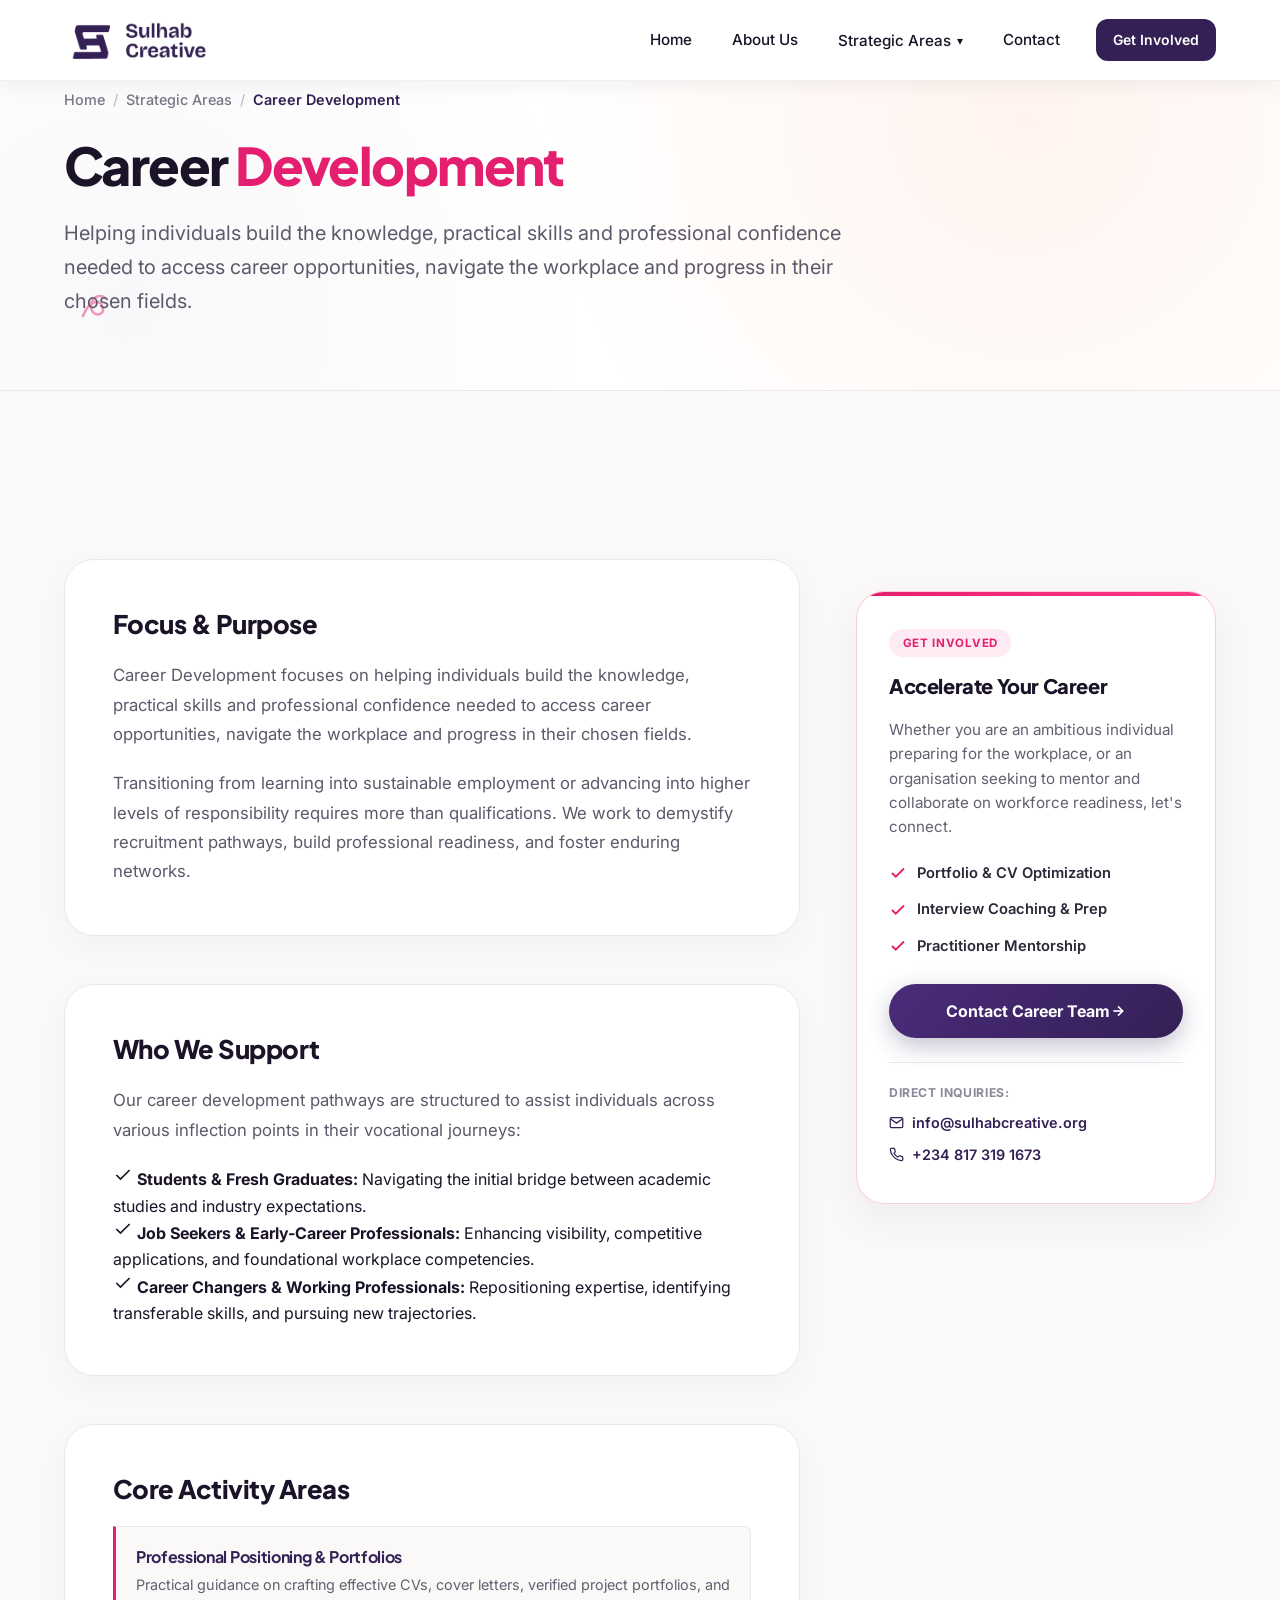
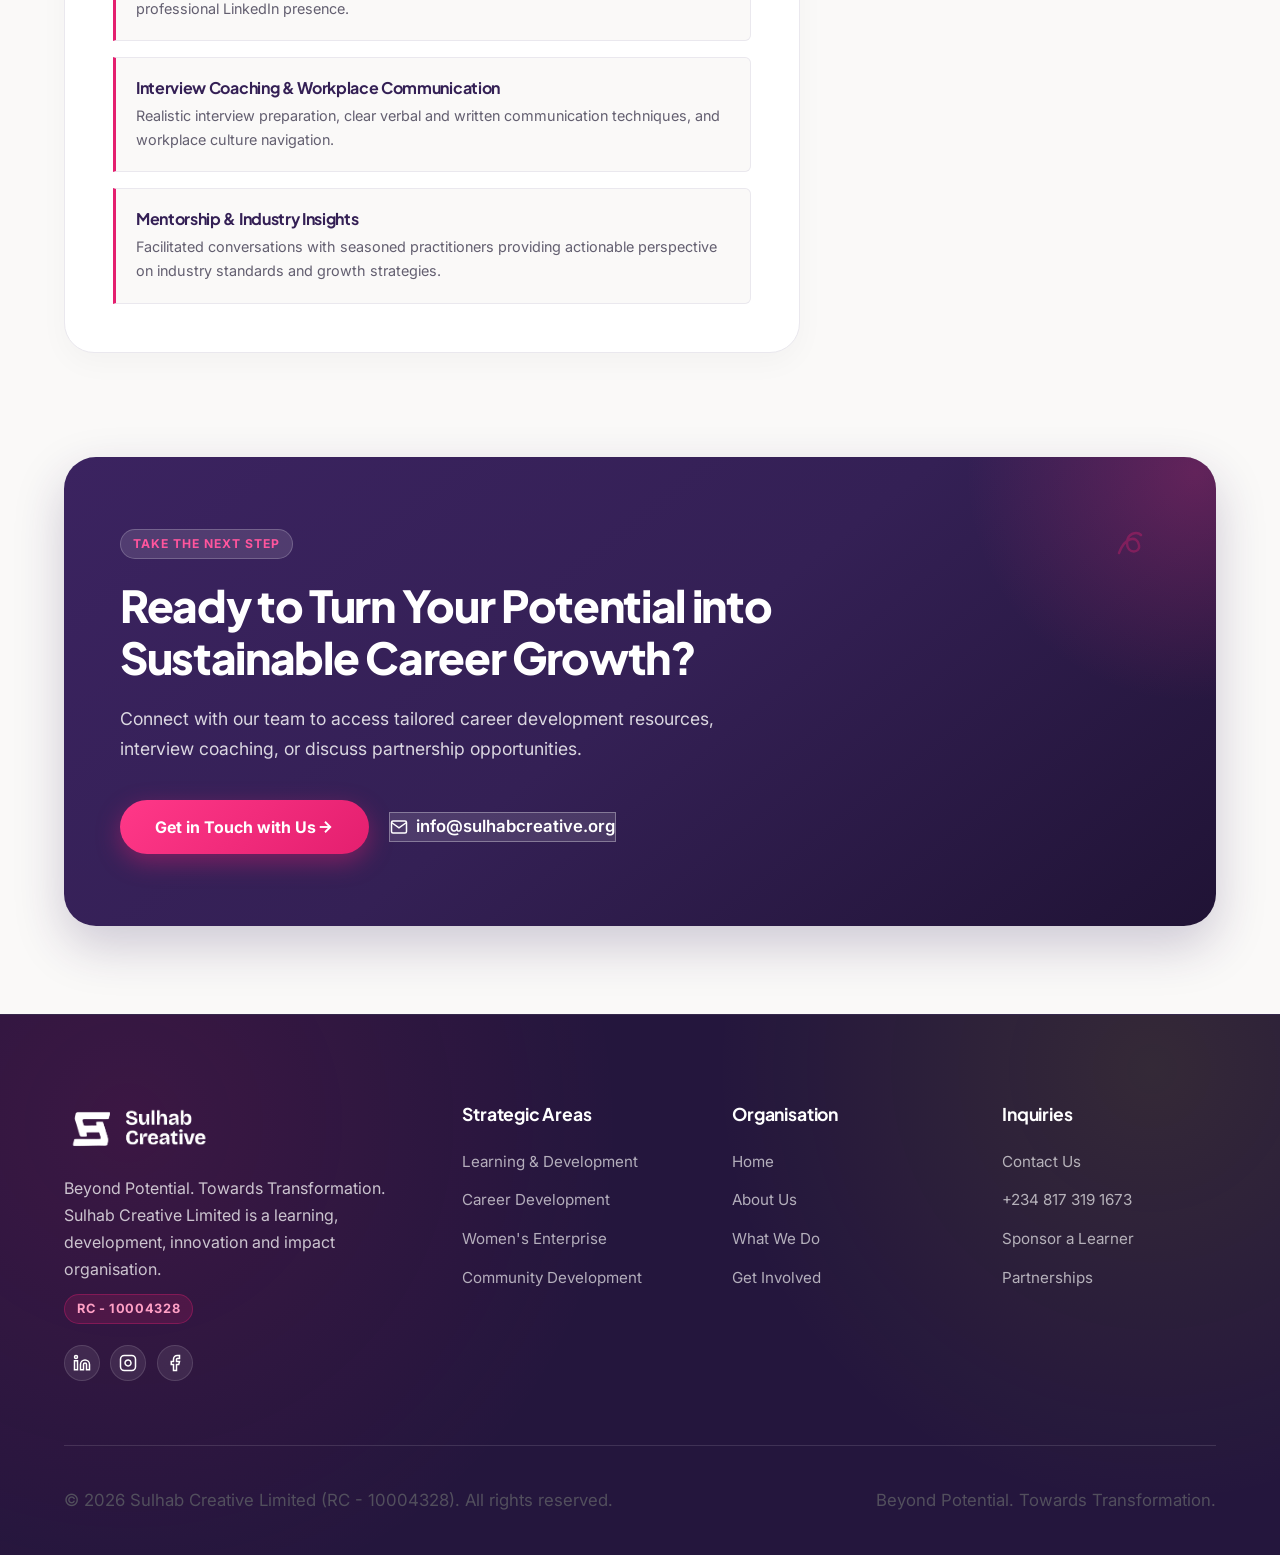
<file: services/career-development.html>
<!DOCTYPE html>
<html lang="en">
<head>
  <meta charset="UTF-8">
  <meta name="viewport" content="width=device-width, initial-scale=1.0">
  <title>Career Development | Sulhab Creative</title>
  <meta name="description" content="Career Development at Sulhab Creative helps individuals build the knowledge, practical skills and professional confidence needed to access career opportunities.">
  <link rel="preconnect" href="https://fonts.googleapis.com">
  <link rel="preconnect" href="https://fonts.gstatic.com" crossorigin>
  <link href="https://fonts.googleapis.com/css2?family=Inter:wght@400;500;600&family=Plus+Jakarta+Sans:wght@500;600;700;800&display=swap" rel="stylesheet">
  <link rel="stylesheet" href="../assets/css/styles.css">
</head>
<body>

  <!-- Site Header -->
  <header class="site-header always-visible">
    <div class="container nav-container">
      <a href="../index.html" class="brand-logo-wrap" aria-label="Sulhab Creative Home">
        <img src="../assets/images/logo.png" alt="Sulhab Creative" class="brand-logo">
      </a>
      
      <button class="menu-toggle" id="menuToggle" aria-label="Toggle Navigation" aria-expanded="false">
        <svg width="24" height="24" viewBox="0 0 24 24" fill="none" stroke="currentColor" stroke-width="2">
          <line x1="3" y1="12" x2="21" y2="12"></line>
          <line x1="3" y1="6" x2="21" y2="6"></line>
          <line x1="3" y1="18" x2="21" y2="18"></line>
        </svg>
      </button>

      <nav class="nav-menu" id="navMenu">
        <a href="../index.html" class="nav-link">Home</a>
        <a href="../index.html#about" class="nav-link">About Us</a>
        <div class="nav-dropdown">
          <button class="dropdown-trigger active">
            Strategic Areas
            <span class="dropdown-icon">▾</span>
          </button>
          <div class="dropdown-menu">
            <a href="learning-and-development.html" class="dropdown-link">Learning & Development</a>
            <a href="career-development.html" class="dropdown-link active">Career Development</a>
            <a href="womens-enterprise.html" class="dropdown-link">Women's Enterprise</a>
            <a href="community-development.html" class="dropdown-link">Community Development</a>
          </div>
        </div>
        <a href="../index.html#contact" class="nav-link">Contact</a>
        <div class="nav-actions">
          <a href="../index.html#contact" class="btn btn-primary btn-sm">Get Involved</a>
        </div>
      </nav>
    </div>
  </header>

  <!-- Page Header -->
  <section class="page-header-section">
    <!-- Ambient doodles matching hero -->
    <div class="section-doodles" aria-hidden="true">
      <div class="sec-doodle-loop" style="bottom: 15%; left: 6%;">
        <svg width="34" height="34" viewBox="0 0 34 34" fill="none" stroke="currentColor" stroke-width="2.5">
          <path d="M6 26C12 10 24 8 26 18C28 26 14 28 14 16C14 6 24 4 28 8" stroke-linecap="round"/>
        </svg>
      </div>
    </div>

    <div class="container" style="position: relative; z-index: 2;">
      <nav class="breadcrumb" aria-label="Breadcrumb">
        <a href="../index.html">Home</a>
        <span class="breadcrumb-separator">/</span>
        <a href="../index.html#services">Strategic Areas</a>
        <span class="breadcrumb-separator">/</span>
        <span class="breadcrumb-current">Career Development</span>
      </nav>
      <h1 class="page-header-title">
        Career <span class="highlight-magenta">Development</span>
      </h1>
      <p class="page-header-lead">
        Helping individuals build the knowledge, practical skills and professional confidence needed to access career opportunities, navigate the workplace and progress in their chosen fields.
      </p>
    </div>
  </section>

  <!-- Content Section -->
  <section class="section detail-section">
    <div class="container">
      <div class="detail-content-grid">
        <main class="detail-main">
          
          <div class="detail-block">
            <h3>Focus & Purpose</h3>
            <p>
              Career Development focuses on helping individuals build the knowledge, practical skills and professional confidence needed to access career opportunities, navigate the workplace and progress in their chosen fields.
            </p>
            <p>
              Transitioning from learning into sustainable employment or advancing into higher levels of responsibility requires more than qualifications. We work to demystify recruitment pathways, build professional readiness, and foster enduring networks.
            </p>
          </div>

          <div class="detail-block">
            <h3>Who We Support</h3>
            <p>
              Our career development pathways are structured to assist individuals across various inflection points in their vocational journeys:
            </p>
            <ul class="detail-list">
              <li>
                <svg width="20" height="20" viewBox="0 0 24 24" fill="none" stroke="currentColor" stroke-width="2"><polyline points="20 6 9 17 4 12"></polyline></svg>
                <span><strong>Students & Fresh Graduates:</strong> Navigating the initial bridge between academic studies and industry expectations.</span>
              </li>
              <li>
                <svg width="20" height="20" viewBox="0 0 24 24" fill="none" stroke="currentColor" stroke-width="2"><polyline points="20 6 9 17 4 12"></polyline></svg>
                <span><strong>Job Seekers & Early-Career Professionals:</strong> Enhancing visibility, competitive applications, and foundational workplace competencies.</span>
              </li>
              <li>
                <svg width="20" height="20" viewBox="0 0 24 24" fill="none" stroke="currentColor" stroke-width="2"><polyline points="20 6 9 17 4 12"></polyline></svg>
                <span><strong>Career Changers & Working Professionals:</strong> Repositioning expertise, identifying transferable skills, and pursuing new trajectories.</span>
              </li>
            </ul>
          </div>

          <div class="detail-block">
            <h3>Core Activity Areas</h3>
            <div class="pathway-card">
              <h5>Professional Positioning & Portfolios</h5>
              <p>Practical guidance on crafting effective CVs, cover letters, verified project portfolios, and professional LinkedIn presence.</p>
            </div>
            <div class="pathway-card">
              <h5>Interview Coaching & Workplace Communication</h5>
              <p>Realistic interview preparation, clear verbal and written communication techniques, and workplace culture navigation.</p>
            </div>
            <div class="pathway-card">
              <h5>Mentorship & Industry Insights</h5>
              <p>Facilitated conversations with seasoned practitioners providing actionable perspective on industry standards and growth strategies.</p>
            </div>
          </div>

        </main>

        <!-- Sidebar CTA -->
        <aside class="detail-sidebar">
          <div class="sidebar-card sidebar-cta-card">
            <span class="sidebar-badge">Get Involved</span>
            <h4>Accelerate Your Career</h4>
            <p class="sidebar-cta-desc">
              Whether you are an ambitious individual preparing for the workplace, or an organisation seeking to mentor and collaborate on workforce readiness, let's connect.
            </p>

            <ul class="sidebar-feature-list">
              <li>
                <svg width="18" height="18" viewBox="0 0 24 24" fill="none" stroke="currentColor" stroke-width="2.5"><polyline points="20 6 9 17 4 12"></polyline></svg>
                <span>Portfolio & CV Optimization</span>
              </li>
              <li>
                <svg width="18" height="18" viewBox="0 0 24 24" fill="none" stroke="currentColor" stroke-width="2.5"><polyline points="20 6 9 17 4 12"></polyline></svg>
                <span>Interview Coaching & Prep</span>
              </li>
              <li>
                <svg width="18" height="18" viewBox="0 0 24 24" fill="none" stroke="currentColor" stroke-width="2.5"><polyline points="20 6 9 17 4 12"></polyline></svg>
                <span>Practitioner Mentorship</span>
              </li>
            </ul>

            <div class="sidebar-cta-btn-wrap">
              <a href="../index.html#contact" class="btn-pill-primary" style="width: 100%; justify-content: center;">
                Contact Career Team
                <svg width="16" height="16" viewBox="0 0 24 24" fill="none" stroke="currentColor" stroke-width="2.5">
                  <line x1="5" y1="12" x2="19" y2="12"></line>
                  <polyline points="12 5 19 12 12 19"></polyline>
                </svg>
              </a>
            </div>

            <div class="sidebar-contact-direct">
              <span class="direct-label">Direct Inquiries:</span>
              <a href="mailto:info@sulhabcreative.org" class="direct-link">
                <svg width="15" height="15" viewBox="0 0 24 24" fill="none" stroke="currentColor" stroke-width="2"><path d="M4 4h16c1.1 0 2 .9 2 2v12c0 1.1-.9 2-2 2H4c-1.1 0-2-.9-2-2V6c0-1.1.9-2 2-2z"></path><polyline points="22,6 12,13 2,6"></polyline></svg>
                info@sulhabcreative.org
              </a>
              <a href="tel:+2348173191673" class="direct-link">
                <svg width="15" height="15" viewBox="0 0 24 24" fill="none" stroke="currentColor" stroke-width="2"><path d="M22 16.92v3a2 2 0 0 1-2.18 2 19.79 19.79 0 0 1-8.63-3.07 19.5 19.5 0 0 1-6-6 19.79 19.79 0 0 1-3.07-8.67A2 2 0 0 1 4.11 2h3a2 2 0 0 1 2 1.72 12.84 12.84 0 0 0 .7 2.81 2 2 0 0 1-.45 2.11L8.09 9.91a16 16 0 0 0 6 6l1.27-1.27a2 2 0 0 1 2.11-.45 12.84 12.84 0 0 0 2.81.7A2 2 0 0 1 22 16.92z"></path></svg>
                +234 817 319 1673
              </a>
            </div>
          </div>
        </aside>
      </div>
    </div>
  </section>

  <!-- Dedicated Full-Width Call to Action Section -->
  <section class="career-cta-section">
    <div class="container">
      <div class="career-cta-banner">
        <!-- Ambient decorative shapes -->
        <div class="sec-doodle-loop" style="top: 15%; right: 6%; opacity: 0.35;" aria-hidden="true">
          <svg width="34" height="34" viewBox="0 0 34 34" fill="none" stroke="currentColor" stroke-width="2.5">
            <path d="M6 26C12 10 24 8 26 18C28 26 14 28 14 16C14 6 24 4 28 8" stroke-linecap="round"/>
          </svg>
        </div>

        <div class="career-cta-inner">
          <span class="hero-pill-tag">Take the Next Step</span>
          <h2 class="career-cta-title">
            Ready to Turn Your Potential into <br class="cta-desktop-br">
            <span class="highlight-coral">Sustainable Career Growth?</span>
          </h2>
          <p class="career-cta-desc">
            Connect with our team to access tailored career development resources, interview coaching, or discuss partnership opportunities.
          </p>
          <div class="career-cta-actions">
            <a href="../index.html#contact" class="btn-pill-primary">
              Get in Touch with Us
              <svg width="18" height="18" viewBox="0 0 24 24" fill="none" stroke="currentColor" stroke-width="2.5">
                <line x1="5" y1="12" x2="19" y2="12"></line>
                <polyline points="12 5 19 12 12 19"></polyline>
              </svg>
            </a>
            <a href="mailto:info@sulhabcreative.org" class="btn-pill-secondary">
              <svg width="18" height="18" viewBox="0 0 24 24" fill="none" stroke="currentColor" stroke-width="2">
                <path d="M4 4h16c1.1 0 2 .9 2 2v12c0 1.1-.9 2-2 2H4c-1.1 0-2-.9-2-2V6c0-1.1.9-2 2-2z"></path>
                <polyline points="22,6 12,13 2,6"></polyline>
              </svg>
              info@sulhabcreative.org
            </a>
          </div>
        </div>
      </div>
    </div>
  </section>

  <!-- Site Footer -->
  <footer class="site-footer">
    <div class="container">
      <div class="footer-top">
        <div class="footer-brand">
          <img src="../assets/images/logo-white.png" alt="Sulhab Creative" class="footer-brand-logo">
          <p>
            Beyond Potential. Towards Transformation.<br>
            Sulhab Creative Limited is a learning, development, innovation and impact organisation.<br>
            <span class="footer-rc">RC - 10004328</span>
          </p>
          <div class="footer-social-links" aria-label="Sulhab Creative Social Media">
            <a href="https://www.linkedin.com/company/sulhab-creative/" class="footer-social-icon" aria-label="LinkedIn" target="_blank" rel="noopener noreferrer">
              <svg width="18" height="18" viewBox="0 0 24 24" fill="none" stroke="currentColor" stroke-width="2">
                <path d="M16 8a6 6 0 0 1 6 6v7h-4v-7a2 2 0 0 0-2-2 2 2 0 0 0-2 2v7h-4v-7a6 6 0 0 1 6-6z"></path>
                <rect x="2" y="9" width="4" height="12"></rect>
                <circle cx="4" cy="4" r="2"></circle>
              </svg>
            </a>
            <a href="https://www.instagram.com/sulhab.creative?rpxt=ZmdoMTMxZnFpaTRt" class="footer-social-icon" aria-label="Instagram" target="_blank" rel="noopener noreferrer">
              <svg width="18" height="18" viewBox="0 0 24 24" fill="none" stroke="currentColor" stroke-width="2">
                <rect x="2" y="2" width="20" height="20" rx="5" ry="5"></rect>
                <path d="M16 11.37A4 4 0 1 1 12.63 8 4 4 0 0 1 16 11.37z"></path>
                <line x1="17.5" y1="6.5" x2="17.51" y2="6.5"></line>
              </svg>
            </a>
            <a href="https://www.facebook.com/share/1ckUxHPXCa/" class="footer-social-icon" aria-label="Facebook" target="_blank" rel="noopener noreferrer">
              <svg width="18" height="18" viewBox="0 0 24 24" fill="none" stroke="currentColor" stroke-width="2">
                <path d="M18 2h-3a5 5 0 0 0-5 5v3H7v4h3v8h4v-8h3l1-4h-4V7a1 1 0 0 1 1-1h3z"></path>
              </svg>
            </a>
          </div>
        </div>
        
        <div class="footer-column">
          <h4>Strategic Areas</h4>
          <div class="footer-links">
            <a href="learning-and-development.html">Learning & Development</a>
            <a href="career-development.html">Career Development</a>
            <a href="womens-enterprise.html">Women's Enterprise</a>
            <a href="community-development.html">Community Development</a>
          </div>
        </div>

        <div class="footer-column">
          <h4>Organisation</h4>
          <div class="footer-links">
            <a href="../index.html">Home</a>
            <a href="../index.html#about">About Us</a>
            <a href="../index.html#services">What We Do</a>
            <a href="../index.html#contact">Get Involved</a>
          </div>
        </div>

        <div class="footer-column">
          <h4>Inquiries</h4>
          <div class="footer-links">
            <a href="../index.html#contact">Contact Us</a>
            <a href="tel:+2348173191673">+234 817 319 1673</a>
            <a href="../index.html#contact">Sponsor a Learner</a>
            <a href="../index.html#contact">Partnerships</a>
          </div>
        </div>
      </div>

      <div class="footer-bottom">
        <p>&copy; 2026 Sulhab Creative Limited (RC - 10004328). All rights reserved.</p>
        <p>Beyond Potential. Towards Transformation.</p>
      </div>
    </div>
  </footer>

  <script src="../assets/js/main.js"></script>
</body>
</html>
</file>
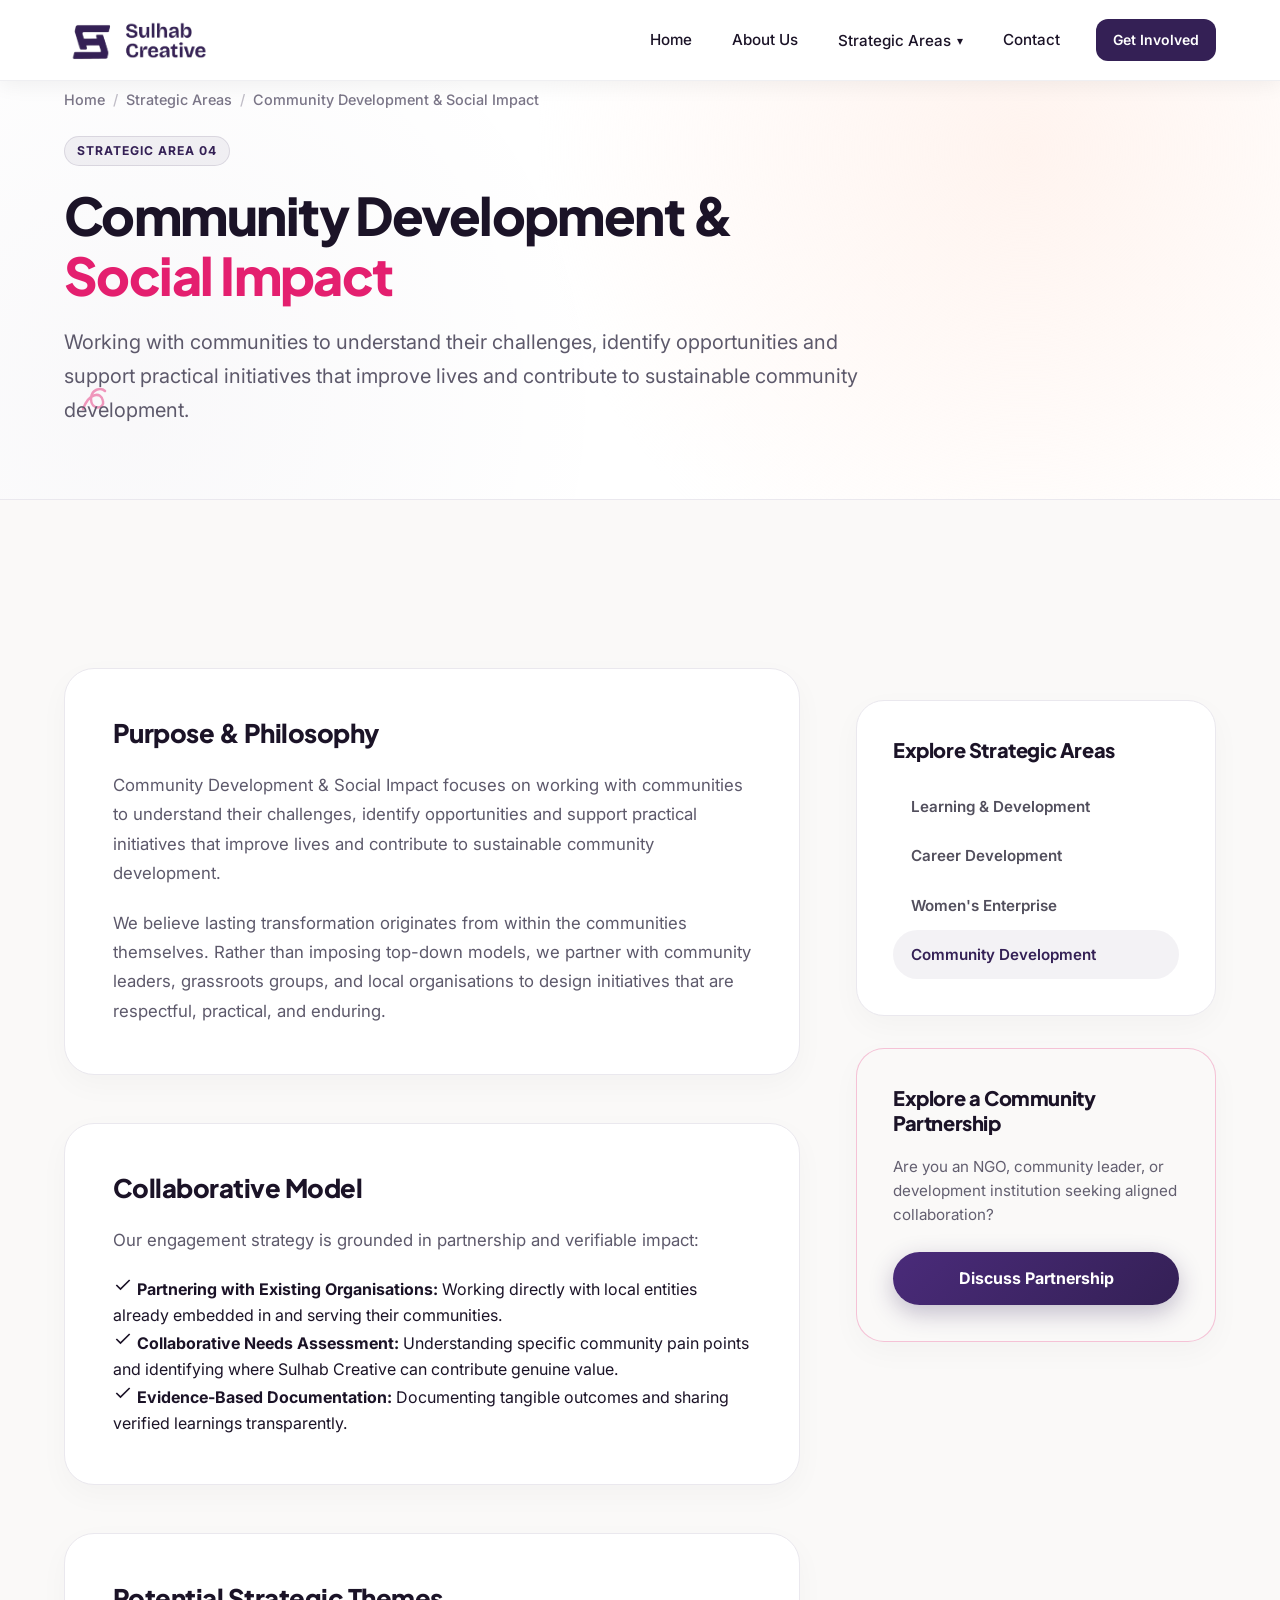
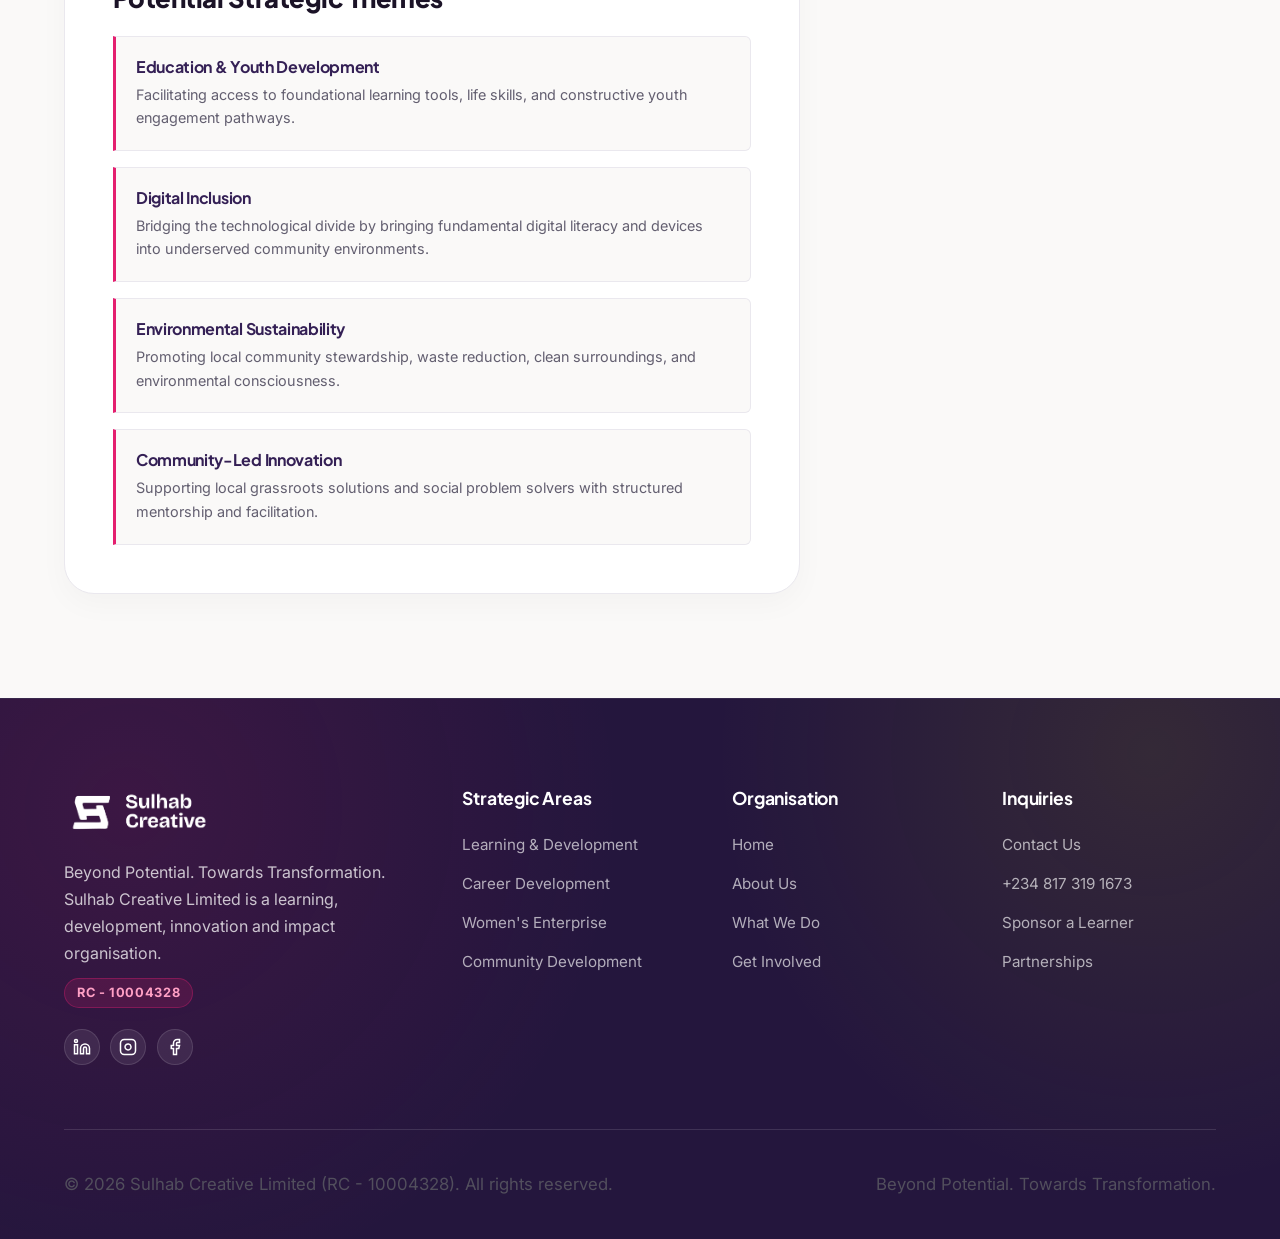
<file: services/community-development.html>
<!DOCTYPE html>
<html lang="en">
<head>
  <meta charset="UTF-8">
  <meta name="viewport" content="width=device-width, initial-scale=1.0">
  <title>Community Development & Social Impact | Sulhab Creative</title>
  <meta name="description" content="Community Development & Social Impact focuses on working with communities to understand challenges and support practical initiatives that improve lives.">
  <link rel="preconnect" href="https://fonts.googleapis.com">
  <link rel="preconnect" href="https://fonts.gstatic.com" crossorigin>
  <link href="https://fonts.googleapis.com/css2?family=Inter:wght@400;500;600&family=Plus+Jakarta+Sans:wght@500;600;700;800&display=swap" rel="stylesheet">
  <link rel="stylesheet" href="../assets/css/styles.css">
</head>
<body>

  <!-- Site Header -->
  <header class="site-header always-visible">
    <div class="container nav-container">
      <a href="../index.html" class="brand-logo-wrap" aria-label="Sulhab Creative Home">
        <img src="../assets/images/logo.png" alt="Sulhab Creative" class="brand-logo">
      </a>
      
      <button class="menu-toggle" id="menuToggle" aria-label="Toggle Navigation" aria-expanded="false">
        <svg width="24" height="24" viewBox="0 0 24 24" fill="none" stroke="currentColor" stroke-width="2">
          <line x1="3" y1="12" x2="21" y2="12"></line>
          <line x1="3" y1="6" x2="21" y2="6"></line>
          <line x1="3" y1="18" x2="21" y2="18"></line>
        </svg>
      </button>

      <nav class="nav-menu" id="navMenu">
        <a href="../index.html" class="nav-link">Home</a>
        <a href="../index.html#about" class="nav-link">About Us</a>
        <div class="nav-dropdown">
          <button class="dropdown-trigger active">
            Strategic Areas
            <span class="dropdown-icon">▾</span>
          </button>
          <div class="dropdown-menu">
            <a href="learning-and-development.html" class="dropdown-link">Learning & Development</a>
            <a href="career-development.html" class="dropdown-link">Career Development</a>
            <a href="womens-enterprise.html" class="dropdown-link">Women's Enterprise</a>
            <a href="community-development.html" class="dropdown-link active">Community Development</a>
          </div>
        </div>
        <a href="../index.html#contact" class="nav-link">Contact</a>
        <div class="nav-actions">
          <a href="../index.html#contact" class="btn btn-primary btn-sm">Get Involved</a>
        </div>
      </nav>
    </div>
  </header>

  <!-- Page Header -->
  <section class="page-header-section">
    <!-- Ambient doodles matching hero -->
    <div class="section-doodles" aria-hidden="true">
      <div class="sec-doodle-loop" style="bottom: 15%; left: 6%;">
        <svg width="34" height="34" viewBox="0 0 34 34" fill="none" stroke="currentColor" stroke-width="2.5">
          <path d="M6 26C12 10 24 8 26 18C28 26 14 28 14 16C14 6 24 4 28 8" stroke-linecap="round"/>
        </svg>
      </div>
    </div>

    <div class="container" style="position: relative; z-index: 2;">
      <nav class="breadcrumb" aria-label="Breadcrumb">
        <a href="../index.html">Home</a>
        <span class="breadcrumb-separator">/</span>
        <a href="../index.html#services">Strategic Areas</a>
        <span class="breadcrumb-separator">/</span>
        <span>Community Development & Social Impact</span>
      </nav>
      <span class="hero-pill-tag">Strategic Area 04</span>
      <h1 class="page-header-title">
        Community Development & <br><span class="highlight-magenta">Social Impact</span>
      </h1>
      <p class="page-header-lead">
        Working with communities to understand their challenges, identify opportunities and support practical initiatives that improve lives and contribute to sustainable community development.
      </p>
    </div>
  </section>

  <!-- Content Section -->
  <section class="section">
    <div class="container">
      <div class="detail-content-grid">
        <main class="detail-main">
          
          <div class="detail-block">
            <h3>Purpose & Philosophy</h3>
            <p>
              Community Development & Social Impact focuses on working with communities to understand their challenges, identify opportunities and support practical initiatives that improve lives and contribute to sustainable community development.
            </p>
            <p>
              We believe lasting transformation originates from within the communities themselves. Rather than imposing top-down models, we partner with community leaders, grassroots groups, and local organisations to design initiatives that are respectful, practical, and enduring.
            </p>
          </div>

          <div class="detail-block">
            <h3>Collaborative Model</h3>
            <p>
              Our engagement strategy is grounded in partnership and verifiable impact:
            </p>
            <ul class="detail-list">
              <li>
                <svg width="20" height="20" viewBox="0 0 24 24" fill="none" stroke="currentColor" stroke-width="2"><polyline points="20 6 9 17 4 12"></polyline></svg>
                <span><strong>Partnering with Existing Organisations:</strong> Working directly with local entities already embedded in and serving their communities.</span>
              </li>
              <li>
                <svg width="20" height="20" viewBox="0 0 24 24" fill="none" stroke="currentColor" stroke-width="2"><polyline points="20 6 9 17 4 12"></polyline></svg>
                <span><strong>Collaborative Needs Assessment:</strong> Understanding specific community pain points and identifying where Sulhab Creative can contribute genuine value.</span>
              </li>
              <li>
                <svg width="20" height="20" viewBox="0 0 24 24" fill="none" stroke="currentColor" stroke-width="2"><polyline points="20 6 9 17 4 12"></polyline></svg>
                <span><strong>Evidence-Based Documentation:</strong> Documenting tangible outcomes and sharing verified learnings transparently.</span>
              </li>
            </ul>
          </div>

          <div class="detail-block">
            <h3>Potential Strategic Themes</h3>
            <div class="pathway-card">
              <h5>Education & Youth Development</h5>
              <p>Facilitating access to foundational learning tools, life skills, and constructive youth engagement pathways.</p>
            </div>
            <div class="pathway-card">
              <h5>Digital Inclusion</h5>
              <p>Bridging the technological divide by bringing fundamental digital literacy and devices into underserved community environments.</p>
            </div>
            <div class="pathway-card">
              <h5>Environmental Sustainability</h5>
              <p>Promoting local community stewardship, waste reduction, clean surroundings, and environmental consciousness.</p>
            </div>
            <div class="pathway-card">
              <h5>Community-Led Innovation</h5>
              <p>Supporting local grassroots solutions and social problem solvers with structured mentorship and facilitation.</p>
            </div>
          </div>

        </main>

        <!-- Sidebar -->
        <aside class="detail-sidebar">
          <div class="sidebar-card">
            <h4>Explore Strategic Areas</h4>
            <nav class="sidebar-nav-list">
              <a href="learning-and-development.html" class="sidebar-nav-link">Learning & Development</a>
              <a href="career-development.html" class="sidebar-nav-link">Career Development</a>
              <a href="womens-enterprise.html" class="sidebar-nav-link">Women's Enterprise</a>
              <a href="community-development.html" class="sidebar-nav-link active">Community Development</a>
            </nav>
          </div>

          <div class="sidebar-card" style="background-color: #FAF9F8; border-color: rgba(228, 31, 111, 0.25);">
            <h4>Explore a Community Partnership</h4>
            <p style="font-size: 0.95rem; line-height: 1.6; margin-bottom: 1.5rem; color: #635F70;">
              Are you an NGO, community leader, or development institution seeking aligned collaboration?
            </p>
            <a href="../index.html#contact" class="btn-pill-primary" style="width: 100%;">Discuss Partnership</a>
          </div>
        </aside>
      </div>
    </div>
  </section>

  <!-- Site Footer -->
  <footer class="site-footer">
    <div class="container">
      <div class="footer-top">
        <div class="footer-brand">
          <img src="../assets/images/logo-white.png" alt="Sulhab Creative" class="footer-brand-logo">
          <p>
            Beyond Potential. Towards Transformation.<br>
            Sulhab Creative Limited is a learning, development, innovation and impact organisation.<br>
            <span class="footer-rc">RC - 10004328</span>
          </p>
          <div class="footer-social-links" aria-label="Sulhab Creative Social Media">
            <a href="https://www.linkedin.com/company/sulhab-creative/" class="footer-social-icon" aria-label="LinkedIn" target="_blank" rel="noopener noreferrer">
              <svg width="18" height="18" viewBox="0 0 24 24" fill="none" stroke="currentColor" stroke-width="2">
                <path d="M16 8a6 6 0 0 1 6 6v7h-4v-7a2 2 0 0 0-2-2 2 2 0 0 0-2 2v7h-4v-7a6 6 0 0 1 6-6z"></path>
                <rect x="2" y="9" width="4" height="12"></rect>
                <circle cx="4" cy="4" r="2"></circle>
              </svg>
            </a>
            <a href="https://www.instagram.com/sulhab.creative?rpxt=ZmdoMTMxZnFpaTRt" class="footer-social-icon" aria-label="Instagram" target="_blank" rel="noopener noreferrer">
              <svg width="18" height="18" viewBox="0 0 24 24" fill="none" stroke="currentColor" stroke-width="2">
                <rect x="2" y="2" width="20" height="20" rx="5" ry="5"></rect>
                <path d="M16 11.37A4 4 0 1 1 12.63 8 4 4 0 0 1 16 11.37z"></path>
                <line x1="17.5" y1="6.5" x2="17.51" y2="6.5"></line>
              </svg>
            </a>
            <a href="https://www.facebook.com/share/1ckUxHPXCa/" class="footer-social-icon" aria-label="Facebook" target="_blank" rel="noopener noreferrer">
              <svg width="18" height="18" viewBox="0 0 24 24" fill="none" stroke="currentColor" stroke-width="2">
                <path d="M18 2h-3a5 5 0 0 0-5 5v3H7v4h3v8h4v-8h3l1-4h-4V7a1 1 0 0 1 1-1h3z"></path>
              </svg>
            </a>
          </div>
        </div>
        
        <div class="footer-column">
          <h4>Strategic Areas</h4>
          <div class="footer-links">
            <a href="learning-and-development.html">Learning & Development</a>
            <a href="career-development.html">Career Development</a>
            <a href="womens-enterprise.html">Women's Enterprise</a>
            <a href="community-development.html">Community Development</a>
          </div>
        </div>

        <div class="footer-column">
          <h4>Organisation</h4>
          <div class="footer-links">
            <a href="../index.html">Home</a>
            <a href="../index.html#about">About Us</a>
            <a href="../index.html#services">What We Do</a>
            <a href="../index.html#contact">Get Involved</a>
          </div>
        </div>

        <div class="footer-column">
          <h4>Inquiries</h4>
          <div class="footer-links">
            <a href="../index.html#contact">Contact Us</a>
            <a href="tel:+2348173191673">+234 817 319 1673</a>
            <a href="../index.html#contact">Sponsor a Learner</a>
            <a href="../index.html#contact">Partnerships</a>
          </div>
        </div>
      </div>

      <div class="footer-bottom">
        <p>&copy; 2026 Sulhab Creative Limited (RC - 10004328). All rights reserved.</p>
        <p>Beyond Potential. Towards Transformation.</p>
      </div>
    </div>
  </footer>

  <script src="../assets/js/main.js"></script>
</body>
</html>
</file>
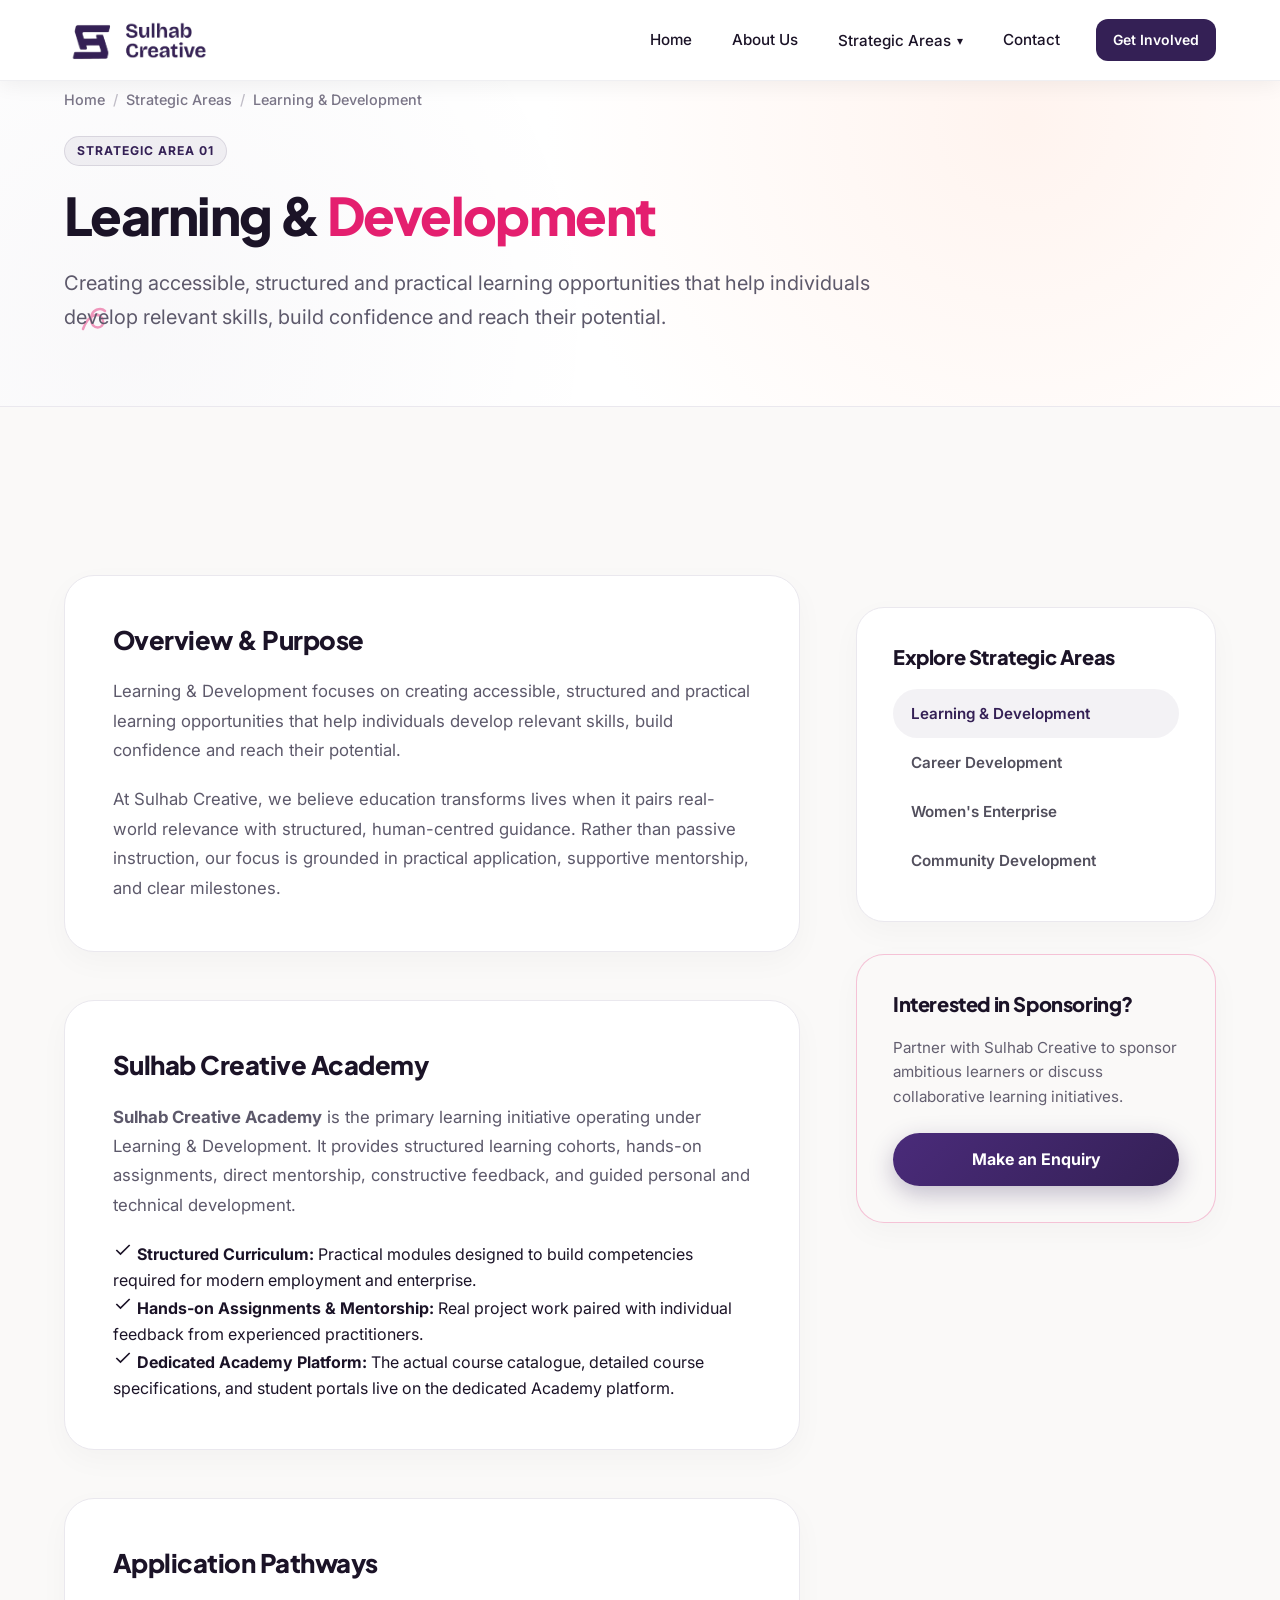
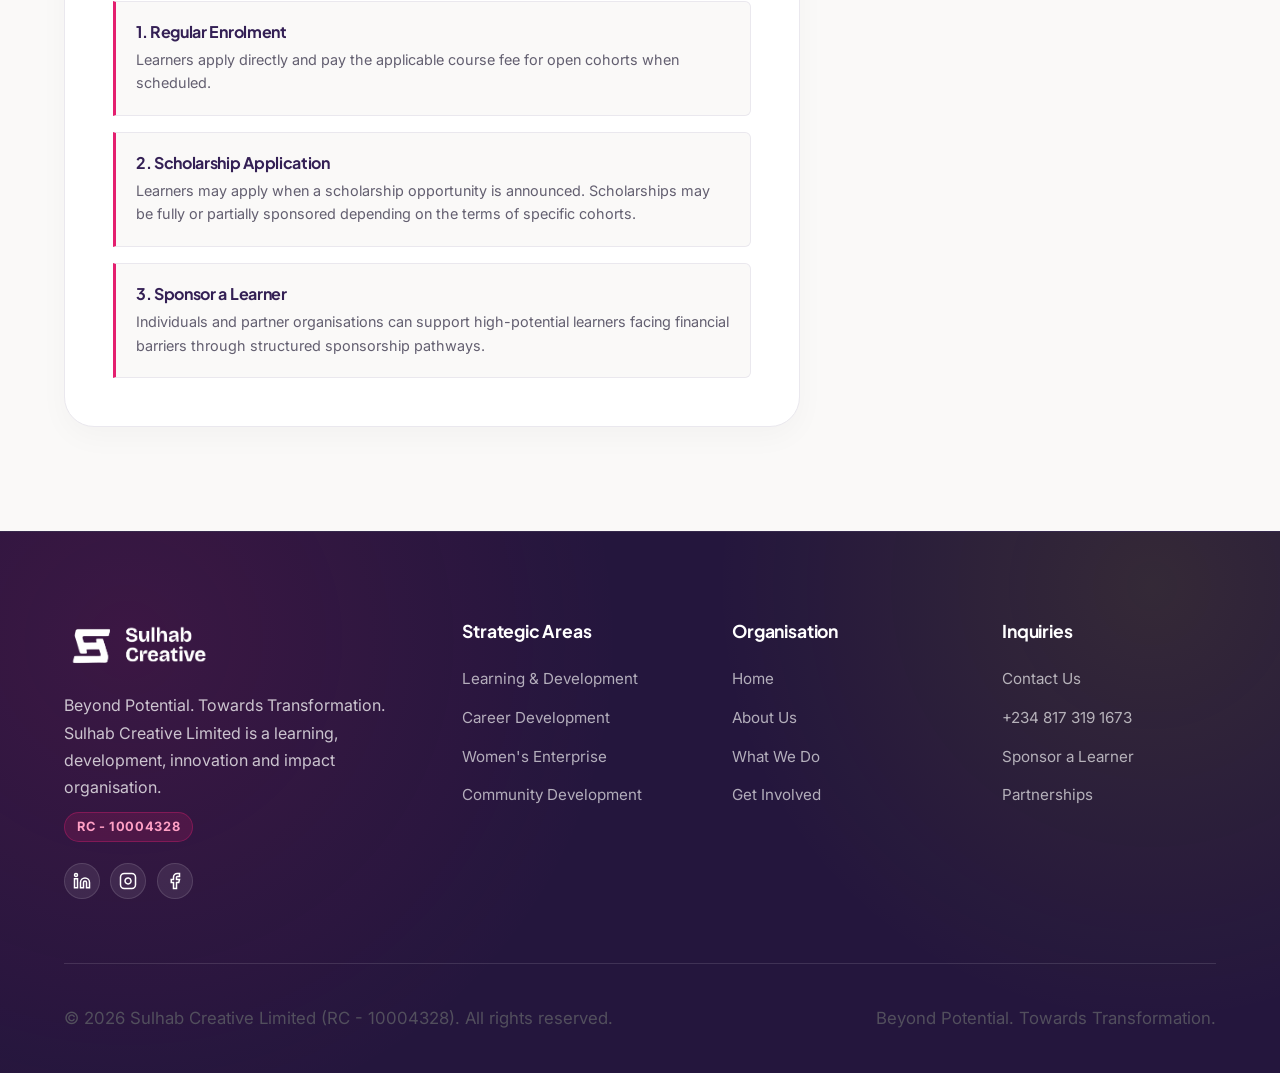
<file: services/learning-and-development.html>
<!DOCTYPE html>
<html lang="en">
<head>
  <meta charset="UTF-8">
  <meta name="viewport" content="width=device-width, initial-scale=1.0">
  <title>Learning & Development | Sulhab Creative</title>
  <meta name="description" content="Learning & Development at Sulhab Creative focuses on creating accessible, structured and practical learning opportunities to help individuals develop relevant skills.">
  <link rel="preconnect" href="https://fonts.googleapis.com">
  <link rel="preconnect" href="https://fonts.gstatic.com" crossorigin>
  <link href="https://fonts.googleapis.com/css2?family=Inter:wght@400;500;600&family=Plus+Jakarta+Sans:wght@500;600;700;800&display=swap" rel="stylesheet">
  <link rel="stylesheet" href="../assets/css/styles.css">
</head>
<body>

  <!-- Site Header -->
  <header class="site-header always-visible">
    <div class="container nav-container">
      <a href="../index.html" class="brand-logo-wrap" aria-label="Sulhab Creative Home">
        <img src="../assets/images/logo.png" alt="Sulhab Creative" class="brand-logo">
      </a>
      
      <button class="menu-toggle" id="menuToggle" aria-label="Toggle Navigation" aria-expanded="false">
        <svg width="24" height="24" viewBox="0 0 24 24" fill="none" stroke="currentColor" stroke-width="2">
          <line x1="3" y1="12" x2="21" y2="12"></line>
          <line x1="3" y1="6" x2="21" y2="6"></line>
          <line x1="3" y1="18" x2="21" y2="18"></line>
        </svg>
      </button>

      <nav class="nav-menu" id="navMenu">
        <a href="../index.html" class="nav-link">Home</a>
        <a href="../index.html#about" class="nav-link">About Us</a>
        <div class="nav-dropdown">
          <button class="dropdown-trigger active">
            Strategic Areas
            <span class="dropdown-icon">▾</span>
          </button>
          <div class="dropdown-menu">
            <a href="learning-and-development.html" class="dropdown-link active">Learning & Development</a>
            <a href="career-development.html" class="dropdown-link">Career Development</a>
            <a href="womens-enterprise.html" class="dropdown-link">Women's Enterprise</a>
            <a href="community-development.html" class="dropdown-link">Community Development</a>
          </div>
        </div>
        <a href="../index.html#contact" class="nav-link">Contact</a>
        <div class="nav-actions">
          <a href="../index.html#contact" class="btn btn-primary btn-sm">Get Involved</a>
        </div>
      </nav>
    </div>
  </header>

  <!-- Page Header -->
  <section class="page-header-section">
    <!-- Ambient doodles matching hero -->
    <div class="section-doodles" aria-hidden="true">
      <div class="sec-doodle-loop" style="bottom: 15%; left: 6%;">
        <svg width="34" height="34" viewBox="0 0 34 34" fill="none" stroke="currentColor" stroke-width="2.5">
          <path d="M6 26C12 10 24 8 26 18C28 26 14 28 14 16C14 6 24 4 28 8" stroke-linecap="round"/>
        </svg>
      </div>
    </div>

    <div class="container" style="position: relative; z-index: 2;">
      <nav class="breadcrumb" aria-label="Breadcrumb">
        <a href="../index.html">Home</a>
        <span class="breadcrumb-separator">/</span>
        <a href="../index.html#services">Strategic Areas</a>
        <span class="breadcrumb-separator">/</span>
        <span>Learning & Development</span>
      </nav>
      <span class="hero-pill-tag">Strategic Area 01</span>
      <h1 class="page-header-title">
        Learning & <span class="highlight-magenta">Development</span>
      </h1>
      <p class="page-header-lead">
        Creating accessible, structured and practical learning opportunities that help individuals develop relevant skills, build confidence and reach their potential.
      </p>
    </div>
  </section>

  <!-- Content Section -->
  <section class="section">
    <div class="container">
      <div class="detail-content-grid">
        <main class="detail-main">
          
          <div class="detail-block">
            <h3>Overview & Purpose</h3>
            <p>
              Learning & Development focuses on creating accessible, structured and practical learning opportunities that help individuals develop relevant skills, build confidence and reach their potential.
            </p>
            <p>
              At Sulhab Creative, we believe education transforms lives when it pairs real-world relevance with structured, human-centred guidance. Rather than passive instruction, our focus is grounded in practical application, supportive mentorship, and clear milestones.
            </p>
          </div>

          <div class="detail-block">
            <h3>Sulhab Creative Academy</h3>
            <p>
              <strong>Sulhab Creative Academy</strong> is the primary learning initiative operating under Learning & Development. It provides structured learning cohorts, hands-on assignments, direct mentorship, constructive feedback, and guided personal and technical development.
            </p>
            <ul class="detail-list">
              <li>
                <svg width="20" height="20" viewBox="0 0 24 24" fill="none" stroke="currentColor" stroke-width="2"><polyline points="20 6 9 17 4 12"></polyline></svg>
                <span><strong>Structured Curriculum:</strong> Practical modules designed to build competencies required for modern employment and enterprise.</span>
              </li>
              <li>
                <svg width="20" height="20" viewBox="0 0 24 24" fill="none" stroke="currentColor" stroke-width="2"><polyline points="20 6 9 17 4 12"></polyline></svg>
                <span><strong>Hands-on Assignments & Mentorship:</strong> Real project work paired with individual feedback from experienced practitioners.</span>
              </li>
              <li>
                <svg width="20" height="20" viewBox="0 0 24 24" fill="none" stroke="currentColor" stroke-width="2"><polyline points="20 6 9 17 4 12"></polyline></svg>
                <span><strong>Dedicated Academy Platform:</strong> The actual course catalogue, detailed course specifications, and student portals live on the dedicated Academy platform.</span>
              </li>
            </ul>
          </div>

          <div class="detail-block">
            <h3>Application Pathways</h3>
            <div class="pathway-card">
              <h5>1. Regular Enrolment</h5>
              <p>Learners apply directly and pay the applicable course fee for open cohorts when scheduled.</p>
            </div>
            <div class="pathway-card">
              <h5>2. Scholarship Application</h5>
              <p>Learners may apply when a scholarship opportunity is announced. Scholarships may be fully or partially sponsored depending on the terms of specific cohorts.</p>
            </div>
            <div class="pathway-card">
              <h5>3. Sponsor a Learner</h5>
              <p>Individuals and partner organisations can support high-potential learners facing financial barriers through structured sponsorship pathways.</p>
            </div>
          </div>

        </main>

        <!-- Sidebar -->
        <aside class="detail-sidebar">
          <div class="sidebar-card">
            <h4>Explore Strategic Areas</h4>
            <nav class="sidebar-nav-list">
              <a href="learning-and-development.html" class="sidebar-nav-link active">Learning & Development</a>
              <a href="career-development.html" class="sidebar-nav-link">Career Development</a>
              <a href="womens-enterprise.html" class="sidebar-nav-link">Women's Enterprise</a>
              <a href="community-development.html" class="sidebar-nav-link">Community Development</a>
            </nav>
          </div>

          <div class="sidebar-card" style="background-color: #FAF9F8; border-color: rgba(228, 31, 111, 0.25);">
            <h4>Interested in Sponsoring?</h4>
            <p style="font-size: 0.95rem; line-height: 1.6; margin-bottom: 1.5rem; color: #635F70;">
              Partner with Sulhab Creative to sponsor ambitious learners or discuss collaborative learning initiatives.
            </p>
            <a href="../index.html#contact" class="btn-pill-primary" style="width: 100%;">Make an Enquiry</a>
          </div>
        </aside>
      </div>
    </div>
  </section>

  <!-- Site Footer -->
  <footer class="site-footer">
    <div class="container">
      <div class="footer-top">
        <div class="footer-brand">
          <img src="../assets/images/logo-white.png" alt="Sulhab Creative" class="footer-brand-logo">
          <p>
            Beyond Potential. Towards Transformation.<br>
            Sulhab Creative Limited is a learning, development, innovation and impact organisation.<br>
            <span class="footer-rc">RC - 10004328</span>
          </p>
          <div class="footer-social-links" aria-label="Sulhab Creative Social Media">
            <a href="https://www.linkedin.com/company/sulhab-creative/" class="footer-social-icon" aria-label="LinkedIn" target="_blank" rel="noopener noreferrer">
              <svg width="18" height="18" viewBox="0 0 24 24" fill="none" stroke="currentColor" stroke-width="2">
                <path d="M16 8a6 6 0 0 1 6 6v7h-4v-7a2 2 0 0 0-2-2 2 2 0 0 0-2 2v7h-4v-7a6 6 0 0 1 6-6z"></path>
                <rect x="2" y="9" width="4" height="12"></rect>
                <circle cx="4" cy="4" r="2"></circle>
              </svg>
            </a>
            <a href="https://www.instagram.com/sulhab.creative?rpxt=ZmdoMTMxZnFpaTRt" class="footer-social-icon" aria-label="Instagram" target="_blank" rel="noopener noreferrer">
              <svg width="18" height="18" viewBox="0 0 24 24" fill="none" stroke="currentColor" stroke-width="2">
                <rect x="2" y="2" width="20" height="20" rx="5" ry="5"></rect>
                <path d="M16 11.37A4 4 0 1 1 12.63 8 4 4 0 0 1 16 11.37z"></path>
                <line x1="17.5" y1="6.5" x2="17.51" y2="6.5"></line>
              </svg>
            </a>
            <a href="https://www.facebook.com/share/1ckUxHPXCa/" class="footer-social-icon" aria-label="Facebook" target="_blank" rel="noopener noreferrer">
              <svg width="18" height="18" viewBox="0 0 24 24" fill="none" stroke="currentColor" stroke-width="2">
                <path d="M18 2h-3a5 5 0 0 0-5 5v3H7v4h3v8h4v-8h3l1-4h-4V7a1 1 0 0 1 1-1h3z"></path>
              </svg>
            </a>
          </div>
        </div>
        
        <div class="footer-column">
          <h4>Strategic Areas</h4>
          <div class="footer-links">
            <a href="learning-and-development.html">Learning & Development</a>
            <a href="career-development.html">Career Development</a>
            <a href="womens-enterprise.html">Women's Enterprise</a>
            <a href="community-development.html">Community Development</a>
          </div>
        </div>

        <div class="footer-column">
          <h4>Organisation</h4>
          <div class="footer-links">
            <a href="../index.html">Home</a>
            <a href="../index.html#about">About Us</a>
            <a href="../index.html#services">What We Do</a>
            <a href="../index.html#contact">Get Involved</a>
          </div>
        </div>

        <div class="footer-column">
          <h4>Inquiries</h4>
          <div class="footer-links">
            <a href="../index.html#contact">Contact Us</a>
            <a href="tel:+2348173191673">+234 817 319 1673</a>
            <a href="../index.html#contact">Sponsor a Learner</a>
            <a href="../index.html#contact">Partnerships</a>
          </div>
        </div>
      </div>

      <div class="footer-bottom">
        <p>&copy; 2026 Sulhab Creative Limited (RC - 10004328). All rights reserved.</p>
        <p>Beyond Potential. Towards Transformation.</p>
      </div>
    </div>
  </footer>

  <script src="../assets/js/main.js"></script>
</body>
</html>
</file>
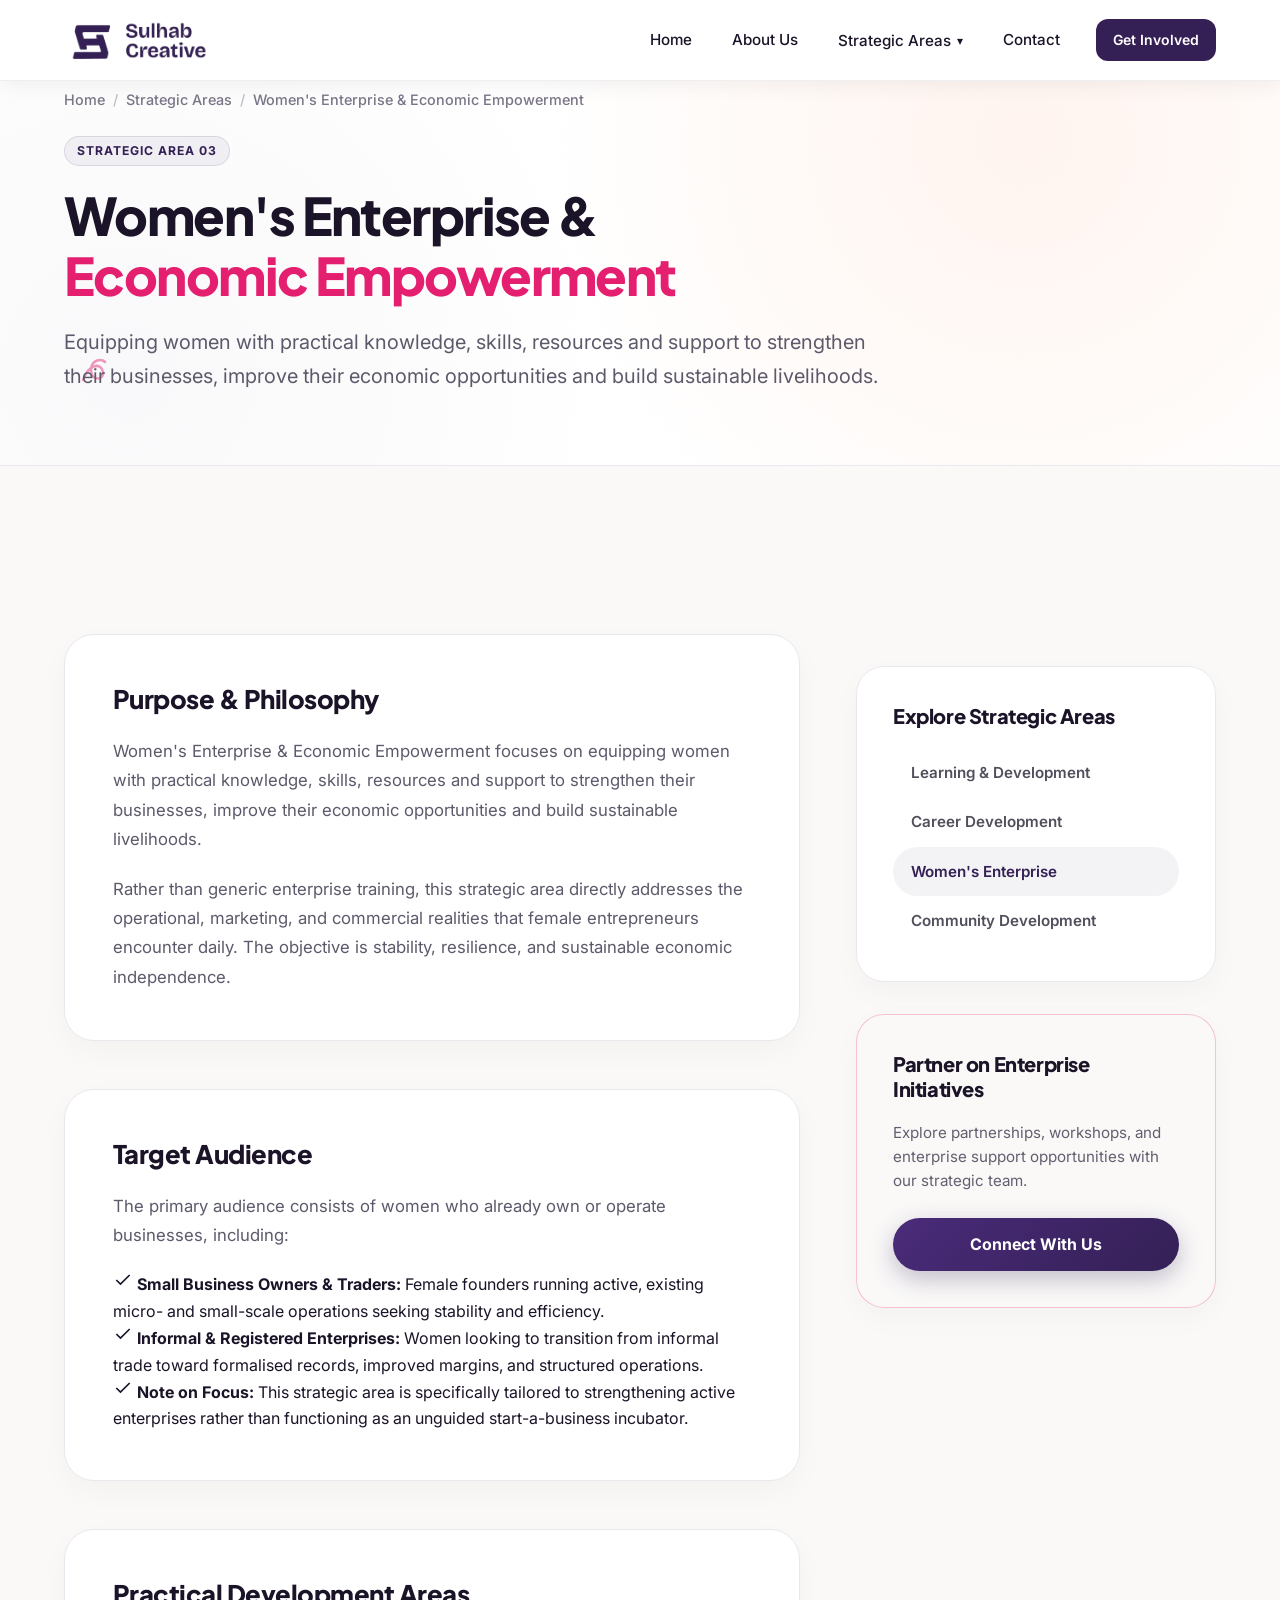
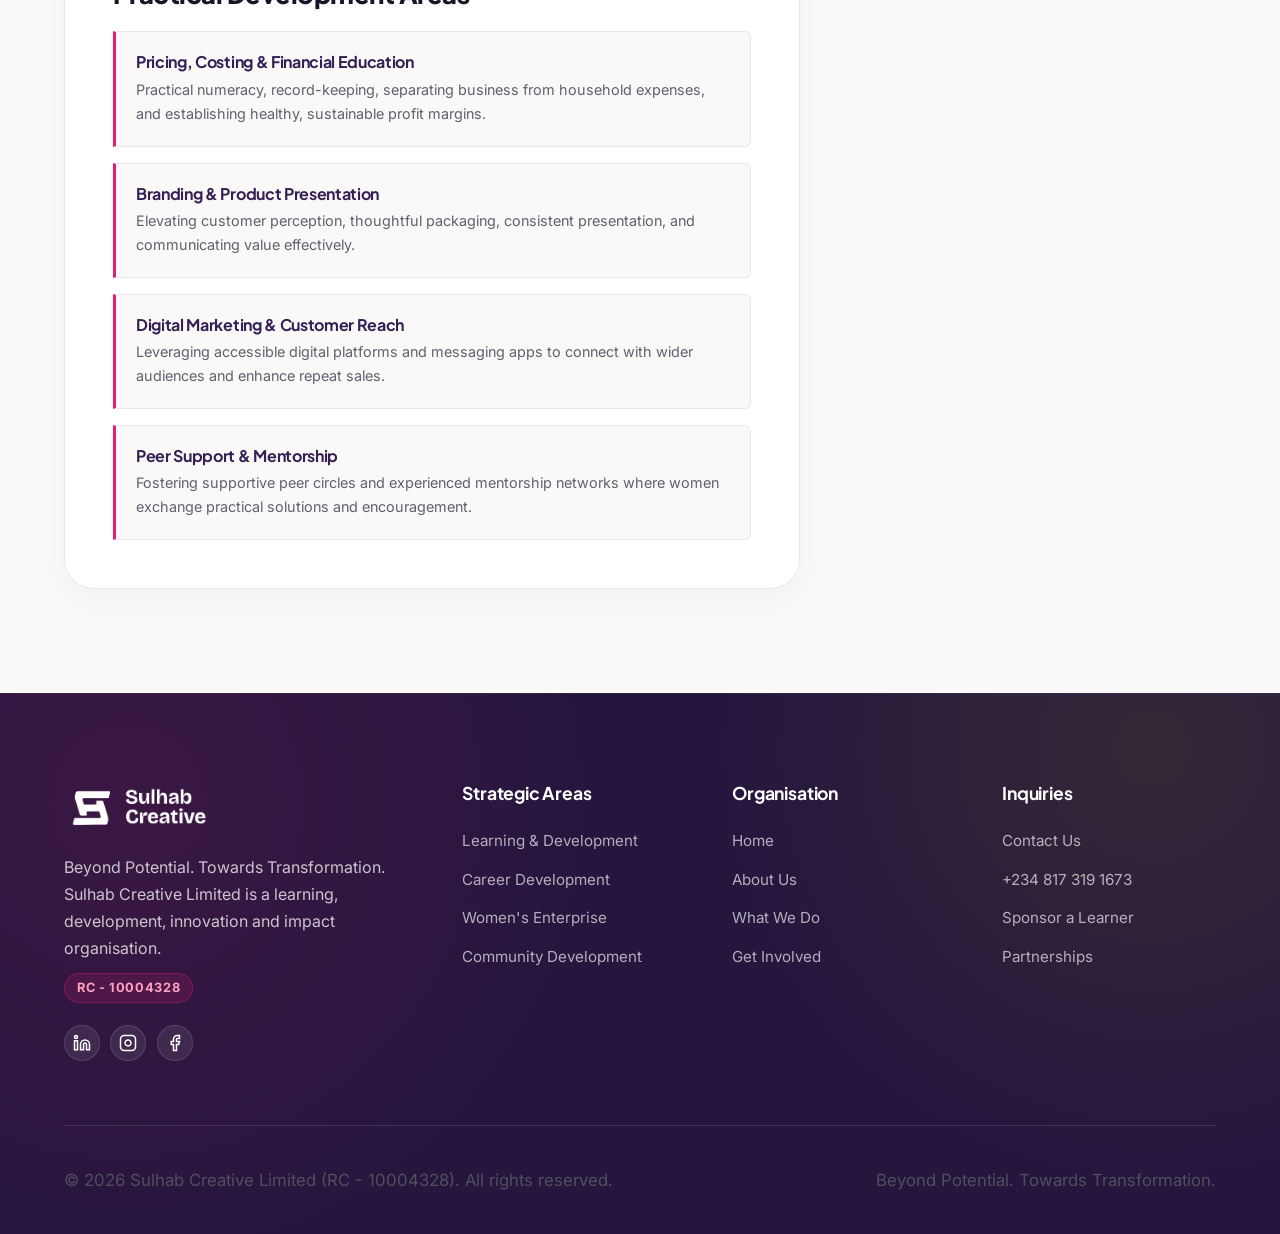
<file: services/womens-enterprise.html>
<!DOCTYPE html>
<html lang="en">
<head>
  <meta charset="UTF-8">
  <meta name="viewport" content="width=device-width, initial-scale=1.0">
  <title>Women's Enterprise & Economic Empowerment | Sulhab Creative</title>
  <meta name="description" content="Women's Enterprise & Economic Empowerment focuses on equipping women with practical knowledge, skills, resources and support to strengthen their businesses.">
  <link rel="preconnect" href="https://fonts.googleapis.com">
  <link rel="preconnect" href="https://fonts.gstatic.com" crossorigin>
  <link href="https://fonts.googleapis.com/css2?family=Inter:wght@400;500;600&family=Plus+Jakarta+Sans:wght@500;600;700;800&display=swap" rel="stylesheet">
  <link rel="stylesheet" href="../assets/css/styles.css">
</head>
<body>

  <!-- Site Header -->
  <header class="site-header always-visible">
    <div class="container nav-container">
      <a href="../index.html" class="brand-logo-wrap" aria-label="Sulhab Creative Home">
        <img src="../assets/images/logo.png" alt="Sulhab Creative" class="brand-logo">
      </a>
      
      <button class="menu-toggle" id="menuToggle" aria-label="Toggle Navigation" aria-expanded="false">
        <svg width="24" height="24" viewBox="0 0 24 24" fill="none" stroke="currentColor" stroke-width="2">
          <line x1="3" y1="12" x2="21" y2="12"></line>
          <line x1="3" y1="6" x2="21" y2="6"></line>
          <line x1="3" y1="18" x2="21" y2="18"></line>
        </svg>
      </button>

      <nav class="nav-menu" id="navMenu">
        <a href="../index.html" class="nav-link">Home</a>
        <a href="../index.html#about" class="nav-link">About Us</a>
        <div class="nav-dropdown">
          <button class="dropdown-trigger active">
            Strategic Areas
            <span class="dropdown-icon">▾</span>
          </button>
          <div class="dropdown-menu">
            <a href="learning-and-development.html" class="dropdown-link">Learning & Development</a>
            <a href="career-development.html" class="dropdown-link">Career Development</a>
            <a href="womens-enterprise.html" class="dropdown-link active">Women's Enterprise</a>
            <a href="community-development.html" class="dropdown-link">Community Development</a>
          </div>
        </div>
        <a href="../index.html#contact" class="nav-link">Contact</a>
        <div class="nav-actions">
          <a href="../index.html#contact" class="btn btn-primary btn-sm">Get Involved</a>
        </div>
      </nav>
    </div>
  </header>

  <!-- Page Header -->
  <section class="page-header-section">
    <!-- Ambient doodles matching hero -->
    <div class="section-doodles" aria-hidden="true">
      <div class="sec-doodle-loop" style="bottom: 15%; left: 6%;">
        <svg width="34" height="34" viewBox="0 0 34 34" fill="none" stroke="currentColor" stroke-width="2.5">
          <path d="M6 26C12 10 24 8 26 18C28 26 14 28 14 16C14 6 24 4 28 8" stroke-linecap="round"/>
        </svg>
      </div>
    </div>

    <div class="container" style="position: relative; z-index: 2;">
      <nav class="breadcrumb" aria-label="Breadcrumb">
        <a href="../index.html">Home</a>
        <span class="breadcrumb-separator">/</span>
        <a href="../index.html#services">Strategic Areas</a>
        <span class="breadcrumb-separator">/</span>
        <span>Women's Enterprise & Economic Empowerment</span>
      </nav>
      <span class="hero-pill-tag">Strategic Area 03</span>
      <h1 class="page-header-title">
        Women's Enterprise & <br><span class="highlight-magenta">Economic Empowerment</span>
      </h1>
      <p class="page-header-lead">
        Equipping women with practical knowledge, skills, resources and support to strengthen their businesses, improve their economic opportunities and build sustainable livelihoods.
      </p>
    </div>
  </section>

  <!-- Content Section -->
  <section class="section">
    <div class="container">
      <div class="detail-content-grid">
        <main class="detail-main">
          
          <div class="detail-block">
            <h3>Purpose & Philosophy</h3>
            <p>
              Women's Enterprise & Economic Empowerment focuses on equipping women with practical knowledge, skills, resources and support to strengthen their businesses, improve their economic opportunities and build sustainable livelihoods.
            </p>
            <p>
              Rather than generic enterprise training, this strategic area directly addresses the operational, marketing, and commercial realities that female entrepreneurs encounter daily. The objective is stability, resilience, and sustainable economic independence.
            </p>
          </div>

          <div class="detail-block">
            <h3>Target Audience</h3>
            <p>
              The primary audience consists of women who already own or operate businesses, including:
            </p>
            <ul class="detail-list">
              <li>
                <svg width="20" height="20" viewBox="0 0 24 24" fill="none" stroke="currentColor" stroke-width="2"><polyline points="20 6 9 17 4 12"></polyline></svg>
                <span><strong>Small Business Owners & Traders:</strong> Female founders running active, existing micro- and small-scale operations seeking stability and efficiency.</span>
              </li>
              <li>
                <svg width="20" height="20" viewBox="0 0 24 24" fill="none" stroke="currentColor" stroke-width="2"><polyline points="20 6 9 17 4 12"></polyline></svg>
                <span><strong>Informal & Registered Enterprises:</strong> Women looking to transition from informal trade toward formalised records, improved margins, and structured operations.</span>
              </li>
              <li>
                <svg width="20" height="20" viewBox="0 0 24 24" fill="none" stroke="currentColor" stroke-width="2"><polyline points="20 6 9 17 4 12"></polyline></svg>
                <span><strong>Note on Focus:</strong> This strategic area is specifically tailored to strengthening active enterprises rather than functioning as an unguided start-a-business incubator.</span>
              </li>
            </ul>
          </div>

          <div class="detail-block">
            <h3>Practical Development Areas</h3>
            <div class="pathway-card">
              <h5>Pricing, Costing & Financial Education</h5>
              <p>Practical numeracy, record-keeping, separating business from household expenses, and establishing healthy, sustainable profit margins.</p>
            </div>
            <div class="pathway-card">
              <h5>Branding & Product Presentation</h5>
              <p>Elevating customer perception, thoughtful packaging, consistent presentation, and communicating value effectively.</p>
            </div>
            <div class="pathway-card">
              <h5>Digital Marketing & Customer Reach</h5>
              <p>Leveraging accessible digital platforms and messaging apps to connect with wider audiences and enhance repeat sales.</p>
            </div>
            <div class="pathway-card">
              <h5>Peer Support & Mentorship</h5>
              <p>Fostering supportive peer circles and experienced mentorship networks where women exchange practical solutions and encouragement.</p>
            </div>
          </div>

        </main>

        <!-- Sidebar -->
        <aside class="detail-sidebar">
          <div class="sidebar-card">
            <h4>Explore Strategic Areas</h4>
            <nav class="sidebar-nav-list">
              <a href="learning-and-development.html" class="sidebar-nav-link">Learning & Development</a>
              <a href="career-development.html" class="sidebar-nav-link">Career Development</a>
              <a href="womens-enterprise.html" class="sidebar-nav-link active">Women's Enterprise</a>
              <a href="community-development.html" class="sidebar-nav-link">Community Development</a>
            </nav>
          </div>

          <div class="sidebar-card" style="background-color: #FAF9F8; border-color: rgba(228, 31, 111, 0.25);">
            <h4>Partner on Enterprise Initiatives</h4>
            <p style="font-size: 0.95rem; line-height: 1.6; margin-bottom: 1.5rem; color: #635F70;">
              Explore partnerships, workshops, and enterprise support opportunities with our strategic team.
            </p>
            <a href="../index.html#contact" class="btn-pill-primary" style="width: 100%;">Connect With Us</a>
          </div>
        </aside>
      </div>
    </div>
  </section>

  <!-- Site Footer -->
  <footer class="site-footer">
    <div class="container">
      <div class="footer-top">
        <div class="footer-brand">
          <img src="../assets/images/logo-white.png" alt="Sulhab Creative" class="footer-brand-logo">
          <p>
            Beyond Potential. Towards Transformation.<br>
            Sulhab Creative Limited is a learning, development, innovation and impact organisation.<br>
            <span class="footer-rc">RC - 10004328</span>
          </p>
          <div class="footer-social-links" aria-label="Sulhab Creative Social Media">
            <a href="https://www.linkedin.com/company/sulhab-creative/" class="footer-social-icon" aria-label="LinkedIn" target="_blank" rel="noopener noreferrer">
              <svg width="18" height="18" viewBox="0 0 24 24" fill="none" stroke="currentColor" stroke-width="2">
                <path d="M16 8a6 6 0 0 1 6 6v7h-4v-7a2 2 0 0 0-2-2 2 2 0 0 0-2 2v7h-4v-7a6 6 0 0 1 6-6z"></path>
                <rect x="2" y="9" width="4" height="12"></rect>
                <circle cx="4" cy="4" r="2"></circle>
              </svg>
            </a>
            <a href="https://www.instagram.com/sulhab.creative?rpxt=ZmdoMTMxZnFpaTRt" class="footer-social-icon" aria-label="Instagram" target="_blank" rel="noopener noreferrer">
              <svg width="18" height="18" viewBox="0 0 24 24" fill="none" stroke="currentColor" stroke-width="2">
                <rect x="2" y="2" width="20" height="20" rx="5" ry="5"></rect>
                <path d="M16 11.37A4 4 0 1 1 12.63 8 4 4 0 0 1 16 11.37z"></path>
                <line x1="17.5" y1="6.5" x2="17.51" y2="6.5"></line>
              </svg>
            </a>
            <a href="https://www.facebook.com/share/1ckUxHPXCa/" class="footer-social-icon" aria-label="Facebook" target="_blank" rel="noopener noreferrer">
              <svg width="18" height="18" viewBox="0 0 24 24" fill="none" stroke="currentColor" stroke-width="2">
                <path d="M18 2h-3a5 5 0 0 0-5 5v3H7v4h3v8h4v-8h3l1-4h-4V7a1 1 0 0 1 1-1h3z"></path>
              </svg>
            </a>
          </div>
        </div>
        
        <div class="footer-column">
          <h4>Strategic Areas</h4>
          <div class="footer-links">
            <a href="learning-and-development.html">Learning & Development</a>
            <a href="career-development.html">Career Development</a>
            <a href="womens-enterprise.html">Women's Enterprise</a>
            <a href="community-development.html">Community Development</a>
          </div>
        </div>

        <div class="footer-column">
          <h4>Organisation</h4>
          <div class="footer-links">
            <a href="../index.html">Home</a>
            <a href="../index.html#about">About Us</a>
            <a href="../index.html#services">What We Do</a>
            <a href="../index.html#contact">Get Involved</a>
          </div>
        </div>

        <div class="footer-column">
          <h4>Inquiries</h4>
          <div class="footer-links">
            <a href="../index.html#contact">Contact Us</a>
            <a href="tel:+2348173191673">+234 817 319 1673</a>
            <a href="../index.html#contact">Sponsor a Learner</a>
            <a href="../index.html#contact">Partnerships</a>
          </div>
        </div>
      </div>

      <div class="footer-bottom">
        <p>&copy; 2026 Sulhab Creative Limited (RC - 10004328). All rights reserved.</p>
        <p>Beyond Potential. Towards Transformation.</p>
      </div>
    </div>
  </footer>

  <script src="../assets/js/main.js"></script>
</body>
</html>
</file>
<file: assets/css/styles.css>
/* ==========================================================================
   Sulhab Creative - Stylesheet
   Minimalist, subtle, modern editorial/corporate design
   Palette: Deep Indigo (#342055), Magenta (#E41F6F), Lime Green (#C5D101),
            Cool Gray (#D5D5D7), Off-White (#F2F2F2), White (#FFFFFF), Deep Charcoal (#1B1327)
   ========================================================================== */

:root {
  /* Exact Color Palette from color palate.jpeg */
  --color-primary: #342055;        /* Indigo */
  --color-primary-dark: #23143B;
  --color-primary-light: #4A3078;
  --color-primary-subtle: rgba(52, 32, 85, 0.06);
  --color-primary-border: rgba(52, 32, 85, 0.12);
  
  --color-secondary: #E41F6F;      /* Magenta */
  --color-secondary-dark: #C7155E;
  --color-secondary-subtle: rgba(228, 31, 111, 0.08);
  --color-secondary-border: rgba(228, 31, 111, 0.25);
  
  --color-accent: #C5D101;         /* Lime Green */
  --color-accent-subtle: rgba(197, 209, 1, 0.18);
  
  --color-neutral-cool: #D5D5D7;   /* Cool Gray */
  --color-neutral-off: #F2F2F2;    /* Off-White */
  
  --color-bg-page: #FAF9F8;
  --color-bg-card: #FFFFFF;
  --color-bg-alt: #F2F2F2;
  --color-bg-dark: #342055;
  
  --color-text-main: #1B1327;
  --color-text-muted: #524F5D;
  --color-text-light: #7E7B8A;
  --color-text-inverse: #FFFFFF;
  
  --color-border: #E5E3E8;
  --color-border-light: #EFEFF2;
  
  --font-heading: 'Plus Jakarta Sans', -apple-system, BlinkMacSystemFont, "Segoe UI", Roboto, sans-serif;
  --font-body: 'Inter', -apple-system, BlinkMacSystemFont, "Segoe UI", Roboto, sans-serif;
  
  --shadow-sm: 0 2px 6px rgba(27, 19, 39, 0.04);
  --shadow-md: 0 6px 18px rgba(27, 19, 39, 0.06);
  --shadow-lg: 0 14px 34px rgba(27, 19, 39, 0.08);
  
  --radius-sm: 6px;
  --radius-md: 12px;
  --radius-lg: 18px;
  --radius-full: 9999px;
  
  --container-max: 1200px;
  --transition: all 0.25s ease-in-out;
}

/* Reset & Box Sizing */
*, *::before, *::after {
  box-sizing: border-box;
  margin: 0;
  padding: 0;
}

html {
  font-size: 16px;
  scroll-behavior: smooth;
}

body {
  font-family: var(--font-body);
  color: var(--color-text-main);
  background-color: var(--color-bg-page);
  line-height: 1.65;
  -webkit-font-smoothing: antialiased;
  -moz-osx-font-smoothing: grayscale;
}

img {
  max-width: 100%;
  height: auto;
  display: block;
}

a {
  color: var(--color-primary);
  text-decoration: none;
  transition: var(--transition);
}

a:hover {
  color: var(--color-secondary);
}

ul, ol {
  list-style: none;
}

button, input, textarea, select {
  font-family: inherit;
  font-size: 1rem;
}

/* Typography */
h1, h2, h3, h4, h5, h6 {
  font-family: var(--font-heading);
  color: var(--color-primary);
  font-weight: 700;
  line-height: 1.25;
  letter-spacing: -0.02em;
}

h1 { font-size: 2.75rem; }
h2 { font-size: 2.15rem; }
h3 { font-size: 1.45rem; }
h4 { font-size: 1.2rem; }

p {
  color: var(--color-text-muted);
  font-size: 1.05rem;
  line-height: 1.7;
}

.text-lead {
  font-size: 1.25rem;
  line-height: 1.6;
  color: var(--color-text-muted);
}

.tagline-accent {
  display: inline-block;
  font-size: 0.85rem;
  font-weight: 700;
  text-transform: uppercase;
  letter-spacing: 0.1em;
  color: var(--color-primary);
  background-color: var(--color-primary-subtle);
  border: 1px solid var(--color-primary-border);
  padding: 6px 14px;
  border-radius: var(--radius-full);
  margin-bottom: 1rem;
}

/* Layout Utilities */
.container {
  width: 100%;
  max-width: var(--container-max);
  margin: 0 auto;
  padding: 0 1.5rem;
}

.section {
  padding: 5.5rem 0;
}

.section-alt {
  background-color: var(--color-bg-alt);
}

.section-dark {
  background-color: var(--color-bg-dark);
  color: var(--color-text-inverse);
}

.section-dark h1,
.section-dark h2,
.section-dark h3,
.section-dark h4 {
  color: var(--color-text-inverse);
}

.section-dark p {
  color: rgba(255, 255, 255, 0.75);
}

.section-header {
  text-align: center;
  max-width: 760px;
  margin: 0 auto 3.5rem auto;
}

.section-header h2 {
  margin-bottom: 1rem;
}

.section-header p {
  font-size: 1.15rem;
}

/* Header & Navigation (Sticky On Scroll) */
.site-header {
  position: fixed;
  top: 0;
  left: 0;
  right: 0;
  background-color: rgba(255, 255, 255, 0.98);
  backdrop-filter: blur(12px);
  border-bottom: 1px solid var(--color-border-light);
  z-index: 1000;
  transition: transform 0.3s ease, opacity 0.3s ease;
  transform: translateY(-100%);
  opacity: 0;
  pointer-events: none;
}

.site-header.is-sticky,
.site-header.always-visible {
  transform: translateY(0);
  opacity: 1;
  pointer-events: auto;
  box-shadow: 0 4px 20px rgba(0, 0, 0, 0.06);
}

.nav-container {
  display: flex;
  align-items: center;
  justify-content: space-between;
  height: 80px;
}

.brand-logo-wrap {
  display: flex;
  align-items: center;
}

.brand-logo {
  height: 48px;
  width: auto;
  object-fit: contain;
}

.nav-menu {
  display: flex;
  align-items: center;
  gap: 2rem;
}

.nav-link {
  font-size: 0.95rem;
  font-weight: 500;
  color: var(--color-text-main);
  padding: 0.5rem 0.25rem;
  position: relative;
}

.nav-link:hover,
.nav-link.active {
  color: var(--color-primary);
}

.nav-link.active::after {
  content: '';
  position: absolute;
  bottom: 0;
  left: 0;
  width: 100%;
  height: 2px;
  background-color: var(--color-secondary);
}

.nav-dropdown {
  position: relative;
}

.dropdown-trigger {
  display: inline-flex;
  align-items: center;
  gap: 6px;
  cursor: pointer;
  background: none;
  border: none;
  font-family: inherit;
  font-size: 0.95rem;
  font-weight: 500;
  color: var(--color-text-main);
  padding: 0.5rem 0.25rem;
}

.dropdown-icon {
  font-size: 0.75rem;
  transition: transform 0.2s ease;
}

.nav-dropdown:hover .dropdown-icon {
  transform: rotate(180deg);
}

.dropdown-menu {
  position: absolute;
  top: 100%;
  left: 0;
  width: 290px;
  background-color: var(--color-bg-card);
  border: 1px solid var(--color-border);
  border-radius: var(--radius-md);
  box-shadow: var(--shadow-lg);
  padding: 0.75rem;
  opacity: 0;
  visibility: hidden;
  transform: translateY(10px);
  transition: var(--transition);
  display: flex;
  flex-direction: column;
  gap: 0.25rem;
}

.nav-dropdown:hover .dropdown-menu {
  opacity: 1;
  visibility: visible;
  transform: translateY(0);
}

.dropdown-link {
  padding: 0.6rem 0.85rem;
  font-size: 0.9rem;
  font-weight: 500;
  color: var(--color-text-main);
  border-radius: var(--radius-sm);
  display: block;
}

.dropdown-link:hover {
  background-color: var(--color-primary-subtle);
  color: var(--color-primary);
}

.nav-actions {
  display: flex;
  align-items: center;
  gap: 1rem;
}

/* Mobile Navigation Toggle Button */
.menu-toggle {
  display: none;
  align-items: center;
  justify-content: center;
  width: 44px;
  height: 44px;
  padding: 0;
  background-color: #FFFFFF;
  border: 1.5px solid var(--color-border);
  border-radius: var(--radius-sm);
  cursor: pointer;
  color: var(--color-primary);
  transition: var(--transition);
  flex-shrink: 0;
}

.menu-toggle:hover,
.menu-toggle:focus-visible {
  border-color: var(--color-primary-light);
  color: var(--color-secondary);
  background-color: var(--color-primary-subtle);
  outline: none;
}

body.nav-open {
  overflow: hidden;
}

/* Buttons */
.btn {
  display: inline-flex;
  align-items: center;
  justify-content: center;
  gap: 8px;
  padding: 0.75rem 1.6rem;
  font-size: 0.95rem;
  font-weight: 600;
  border-radius: var(--radius-md);
  cursor: pointer;
  transition: var(--transition);
  border: 1px solid transparent;
  text-align: center;
}

.btn-primary {
  background-color: var(--color-primary);
  color: #FFFFFF;
}

.btn-primary:hover {
  background-color: var(--color-primary-dark);
  color: #FFFFFF;
  transform: translateY(-1px);
  box-shadow: var(--shadow-md);
}

.btn-secondary {
  background-color: #FFFFFF;
  color: var(--color-primary);
  border-color: var(--color-primary-border);
}

.btn-secondary:hover {
  background-color: var(--color-primary-subtle);
  border-color: var(--color-primary);
  color: var(--color-primary);
}

.btn-subtle {
  background-color: transparent;
  color: var(--color-primary);
  padding-left: 0;
  padding-right: 0;
}

.btn-subtle:hover {
  color: var(--color-secondary);
  gap: 12px;
}

.btn-sm {
  padding: 0.5rem 1rem;
  font-size: 0.875rem;
}

/* ==========================================================================
   Full-Screen Hero Section (Adapted from hero.jpeg style with Sulhab branding)
   ========================================================================== */
.hero-fullscreen {
  min-height: 100vh;
  min-height: 100svh;
  width: 100%;
  display: flex;
  flex-direction: column;
  justify-content: space-between;
  background-color: #342055;
  background-image: 
    radial-gradient(circle at 85% 35%, rgba(255, 56, 136, 0.2) 0%, transparent 55%),
    radial-gradient(circle at 14% 20%, rgba(94, 53, 150, 0.5) 0%, transparent 50%),
    radial-gradient(circle at 55% 85%, rgba(255, 143, 80, 0.15) 0%, transparent 45%),
    linear-gradient(142deg, #3B2360 0%, #342055 50%, #201335 100%);
  position: relative;
  overflow: hidden;
  border-bottom: 1px solid rgba(255, 255, 255, 0.08);
}

/* Ambient Doodles floating in the full-screen hero (Aligned & Fit) */
.hero-doodles {
  position: absolute;
  inset: 0;
  pointer-events: none;
  z-index: 1;
}

.hero-doodle {
  position: absolute;
  pointer-events: none;
}

.hero-doodle-loop-coral {
  top: 16%;
  right: 8%;
  color: #FF6EA7;
  opacity: 0.8;
}

.hero-doodle-ribbon-left {
  bottom: 14%;
  left: 4%;
  color: #FFA07A;
  opacity: 0.75;
}

.hero-doodle-plus {
  top: 48%;
  left: 47%;
  color: #FF559D;
  opacity: 0.8;
}

/* Hero Top Navigation Bar (Full Width) */
.hero-navbar-wrap {
  width: 100%;
  background-color: rgba(52, 32, 85, 0.78);
  backdrop-filter: blur(12px);
  -webkit-backdrop-filter: blur(12px);
  border-bottom: 1px solid rgba(255, 255, 255, 0.1);
  position: relative;
  z-index: 10;
}

.hero-navbar-inner {
  display: flex;
  align-items: center;
  justify-content: space-between;
  height: 84px;
}

.hero-nav-brand {
  display: flex;
  align-items: center;
}

.hero-nav-brand img {
  height: 46px;
  width: auto;
  object-fit: contain;
}

.hero-nav-links {
  display: flex;
  align-items: center;
  gap: 2.25rem;
}

.hero-nav-link {
  font-size: 0.98rem;
  font-weight: 500;
  color: rgba(255, 255, 255, 0.88);
  transition: var(--transition);
  position: relative;
}

.hero-nav-link:hover,
.hero-nav-link.active {
  color: #FFFFFF;
  font-weight: 600;
}

.hero-navbar-wrap .dropdown-trigger {
  color: rgba(255, 255, 255, 0.88);
}

.hero-navbar-wrap .dropdown-trigger:hover {
  color: #FFFFFF;
}

.hero-navbar-wrap .dropdown-icon {
  color: rgba(255, 255, 255, 0.7);
}

.hero-nav-cta {
  display: inline-flex;
  align-items: center;
  justify-content: center;
  padding: 0.6rem 1.6rem;
  border-radius: var(--radius-full);
  border: 1.5px solid transparent;
  color: #FFFFFF;
  font-size: 0.95rem;
  font-weight: 700;
  background: linear-gradient(135deg, #FF3888 0%, #E41F6F 100%);
  box-shadow: 0 4px 14px rgba(228, 31, 111, 0.4);
  transition: var(--transition);
}

.hero-nav-cta:hover {
  background: linear-gradient(135deg, #FF559D 0%, #F5186E 100%);
  color: #FFFFFF;
  border-color: transparent;
  transform: translateY(-1px);
  box-shadow: 0 6px 18px rgba(228, 31, 111, 0.55);
}

.hero-navbar-wrap .menu-toggle {
  background-color: rgba(255, 255, 255, 0.12);
  border-color: rgba(255, 255, 255, 0.25);
  color: #FFFFFF;
}

.hero-navbar-wrap .menu-toggle:hover {
  background-color: rgba(255, 255, 255, 0.22);
  border-color: rgba(255, 255, 255, 0.45);
}

.hero-navbar-actions {
  display: flex;
  align-items: center;
  gap: 0.85rem;
}

.nav-mobile-cta {
  display: none;
}

.btn-full {
  width: 100%;
}

.hero-desktop-br {
  display: inline;
}

/* Hero Fullscreen Body (Centered in remaining viewport height) */
.hero-fullscreen-body {
  flex: 1;
  display: flex;
  align-items: center;
  position: relative;
  z-index: 2;
  padding: 2.5rem 0 3.5rem 0;
}

.hero-fullscreen-grid {
  display: grid;
  grid-template-columns: 1.15fr 0.95fr;
  align-items: center;
  gap: 4rem;
  width: 100%;
}

.hero-content-col {
  max-width: 600px;
}

.hero-pill-tag,
.section-pill-tag {
  display: inline-flex;
  align-items: center;
  font-size: 0.76rem;
  font-weight: 700;
  text-transform: uppercase;
  letter-spacing: 0.08em;
  color: var(--color-primary);
  background-color: var(--color-primary-subtle);
  border: 1px solid var(--color-primary-border);
  padding: 4px 12px;
  border-radius: var(--radius-full);
  margin-bottom: 1.25rem;
}

.hero-main-title {
  font-size: 3.6rem;
  line-height: 1.14;
  color: #FFFFFF;
  font-weight: 800;
  letter-spacing: -0.03em;
  margin-bottom: 1.35rem;
}

.hero-main-title .highlight-pink,
.hero-main-title .highlight-magenta,
.hero-main-title .highlight-purple {
  color: #FF3888;
  background: linear-gradient(135deg, #FF6EA7 0%, #FF2E79 100%);
  -webkit-background-clip: text;
  -webkit-text-fill-color: transparent;
  display: block;
}

.hero-main-title .highlight-coral {
  color: #FFB074;
  background: linear-gradient(135deg, #FFD188 0%, #FF9E64 100%);
  -webkit-background-clip: text;
  -webkit-text-fill-color: transparent;
}

.hero-main-desc {
  font-size: 1.12rem;
  line-height: 1.7;
  color: #E2DCED;
  margin-bottom: 2.25rem;
}

.hero-main-actions {
  display: flex;
  align-items: center;
  gap: 1.75rem;
}

.btn-pill-primary {
  background-color: var(--color-primary);
  background: linear-gradient(135deg, #4A2B7A 0%, #342055 100%);
  color: #FFFFFF;
  padding: 0.85rem 2.2rem;
  border-radius: var(--radius-full);
  font-weight: 700;
  font-size: 1rem;
  box-shadow: 0 8px 24px rgba(52, 32, 85, 0.28);
  border: none;
  transition: var(--transition);
  display: inline-flex;
  align-items: center;
  justify-content: center;
}

.btn-pill-primary:hover {
  transform: translateY(-2px);
  background: linear-gradient(135deg, #593593 0%, #291745 100%);
  box-shadow: 0 12px 28px rgba(52, 32, 85, 0.38);
  color: #FFFFFF;
}

/* Hero Specific Pill Buttons on Purple Canvas */
.hero-fullscreen .btn-pill-primary {
  background: linear-gradient(135deg, #FF3888 0%, #E41F6F 100%);
  box-shadow: 0 8px 24px rgba(228, 31, 111, 0.42);
  color: #FFFFFF;
}

.hero-fullscreen .btn-pill-primary:hover {
  background: linear-gradient(135deg, #FF559D 0%, #F5186E 100%);
  box-shadow: 0 12px 28px rgba(228, 31, 111, 0.58);
  transform: translateY(-2px);
  color: #FFFFFF;
}

.hero-fullscreen .btn-pill-secondary {
  color: #FFFFFF;
  background-color: rgba(255, 255, 255, 0.12);
  border: 1.5px solid rgba(255, 255, 255, 0.32);
  border-radius: var(--radius-full);
  padding: 0.85rem 1.8rem;
  backdrop-filter: blur(8px);
  -webkit-backdrop-filter: blur(8px);
}

.hero-fullscreen .btn-pill-secondary:hover {
  background-color: rgba(255, 255, 255, 0.22);
  border-color: rgba(255, 255, 255, 0.6);
  color: #FFFFFF;
  gap: 12px;
  transform: translateY(-2px);
}

.btn-pill-secondary {
  color: #2D2738;
  font-weight: 600;
  font-size: 1.05rem;
  display: inline-flex;
  align-items: center;
  gap: 8px;
  transition: var(--transition);
}

.btn-pill-secondary:hover {
  color: var(--color-secondary);
  gap: 12px;
}

/* Visual Column: Realistic Tech Student with Transparent Background */
.hero-visual-col {
  position: relative;
  display: flex;
  align-items: center;
  justify-content: center;
}

.hero-student-wrapper {
  position: relative;
  display: flex;
  align-items: center;
  justify-content: center;
  width: 100%;
  max-width: 480px;
}

.hero-student-glow {
  position: absolute;
  top: 50%;
  left: 50%;
  transform: translate(-50%, -50%);
  width: 90%;
  height: 90%;
  background: radial-gradient(circle, rgba(255, 56, 136, 0.3) 0%, rgba(228, 31, 111, 0.16) 40%, rgba(52, 32, 85, 0) 70%);
  border-radius: 50%;
  filter: blur(40px);
  z-index: 1;
  pointer-events: none;
}

.hero-student-img {
  position: relative;
  z-index: 2;
  width: 100%;
  max-width: 440px;
  height: auto;
  display: block;
  filter: drop-shadow(0 20px 45px rgba(15, 8, 28, 0.6));
  object-fit: contain;
  transition: transform 0.4s ease;
}

.hero-student-wrapper:hover .hero-student-img {
  transform: translateY(-4px) scale(1.015);
}

/* Floating Glassmorphic Badges */
.hero-float-badge {
  position: absolute;
  z-index: 3;
  display: flex;
  align-items: center;
  gap: 10px;
  padding: 10px 16px;
  background: rgba(255, 255, 255, 0.94);
  backdrop-filter: blur(12px);
  -webkit-backdrop-filter: blur(12px);
  border-radius: 50px;
  box-shadow: 0 14px 34px rgba(18, 9, 32, 0.28), 0 2px 4px rgba(255, 255, 255, 0.5) inset;
  border: 1px solid rgba(255, 255, 255, 0.85);
  animation: floatSlow 4s ease-in-out infinite alternate;
}

.hero-float-badge-top {
  top: 15%;
  left: -20px;
  animation-delay: 0s;
}

.hero-float-badge-bottom {
  bottom: 12%;
  right: -20px;
  animation-delay: 2s;
}

@keyframes floatSlow {
  0% { transform: translateY(0); }
  100% { transform: translateY(-8px); }
}

.badge-icon-wrap {
  width: 36px;
  height: 36px;
  border-radius: 50%;
  background: linear-gradient(135deg, #342055 0%, #5E3596 100%);
  color: #FFFFFF;
  display: flex;
  align-items: center;
  justify-content: center;
  flex-shrink: 0;
}

.badge-icon-wrap.badge-icon-coral {
  background: linear-gradient(135deg, #FF3888 0%, #E41F6F 100%);
}

.badge-content {
  display: flex;
  flex-direction: column;
  line-height: 1.2;
}

.badge-title {
  font-size: 0.82rem;
  font-weight: 700;
  color: #1B1327;
  font-family: var(--font-heading);
}

.badge-sub {
  font-size: 0.69rem;
  font-weight: 500;
  color: #6B6275;
}

/* Bottom subtle indicator */
.hero-scroll-cue {
  padding-bottom: 1rem;
  text-align: center;
  z-index: 2;
  position: relative;
}

.hero-scroll-link {
  display: inline-flex;
  flex-direction: column;
  align-items: center;
  gap: 4px;
  font-size: 0.8rem;
  font-weight: 600;
  text-transform: uppercase;
  letter-spacing: 0.08em;
  color: rgba(255, 255, 255, 0.72);
  opacity: 0.8;
  transition: var(--transition);
}

.hero-scroll-link:hover {
  opacity: 1;
  color: #FF6EA7;
  transform: translateY(2px);
}

/* ==========================================================================
   Section Adapters - Cohesive Hero Style System
   ========================================================================== */
.section {
  padding: 6.5rem 0;
  position: relative;
  overflow: hidden;
}

.section-header {
  text-align: center;
  max-width: 780px;
  margin: 0 auto 4rem auto;
  position: relative;
  z-index: 2;
}

.section-title-large {
  font-size: 2.75rem;
  font-weight: 800;
  letter-spacing: -0.03em;
  color: var(--color-primary-dark);
  line-height: 1.2;
  margin-top: 0.75rem;
  margin-bottom: 1rem;
}

.section-title-large .highlight-magenta {
  color: var(--color-secondary);
}

.section-lead-text {
  font-size: 1.15rem;
  line-height: 1.7;
  color: #635F70;
}

/* Ambient Section Doodles */
.section-doodles {
  position: absolute;
  inset: 0;
  pointer-events: none;
  z-index: 1;
}

.sec-doodle-loop {
  position: absolute;
  color: var(--color-secondary);
  opacity: 0.45;
}

.sec-doodle-plus {
  position: absolute;
  color: rgba(52, 32, 85, 0.2);
}

/* ==========================================================================
   About Section (Adapted to Hero Design System)
   ========================================================================== */
.about-section {
  background-color: #FAF9F8;
  background-image: 
    radial-gradient(circle at 10% 20%, rgba(255, 239, 232, 0.7) 0%, transparent 45%),
    radial-gradient(circle at 90% 80%, rgba(197, 209, 1, 0.08) 0%, transparent 40%);
}

.about-spotlight-card {
  background-color: #FFFFFF;
  border: 1px solid #EAE8EE;
  border-radius: 28px;
  padding: 2.75rem 2.5rem;
  box-shadow: 0 15px 45px rgba(27, 19, 39, 0.04);
  margin-bottom: 2.75rem;
  position: relative;
  z-index: 2;
  transition: var(--transition);
}

.about-spotlight-card:hover {
  box-shadow: 0 20px 50px rgba(27, 19, 39, 0.07);
}

.about-spotlight-grid {
  display: grid;
  grid-template-columns: 1fr 1.35fr;
  gap: 2.75rem;
  align-items: center;
}

.about-spotlight-text h3 {
  font-size: 2.1rem;
  line-height: 1.25;
  color: #1B1327;
  font-weight: 800;
  letter-spacing: -0.025em;
  margin-top: 0.5rem;
}

.about-spotlight-body p {
  font-size: 1.05rem;
  line-height: 1.75;
  color: #5D596B;
  margin-bottom: 1.25rem;
}

.about-spotlight-body p:last-child {
  margin-bottom: 0;
}

/* Pillars Cards (Mission, Vision, Values - Compact & Fit) */
.pillars-grid {
  display: grid;
  grid-template-columns: repeat(3, 1fr);
  gap: 1.5rem;
  position: relative;
  z-index: 2;
}

.pillar-card {
  background-color: #FFFFFF;
  border: 1px solid #EAE8EE;
  border-radius: 20px;
  padding: 1.6rem 1.4rem;
  transition: var(--transition);
  display: flex;
  flex-direction: column;
  box-shadow: 0 6px 20px rgba(27, 19, 39, 0.03);
  position: relative;
  overflow: hidden;
}

.pillar-card::before {
  content: '';
  position: absolute;
  top: 0;
  left: 0;
  right: 0;
  height: 3px;
  background-color: transparent;
  transition: var(--transition);
}

.pillar-card:hover {
  transform: translateY(-4px);
  box-shadow: 0 16px 36px rgba(228, 31, 111, 0.08);
  border-color: rgba(228, 31, 111, 0.25);
}

.pillar-card:hover::before {
  background-color: var(--color-secondary);
}

.pillar-icon-squircle {
  width: 44px;
  height: 44px;
  border-radius: 12px;
  display: flex;
  align-items: center;
  justify-content: center;
  font-size: 1.2rem;
  margin-bottom: 0.9rem;
  transition: var(--transition);
}

.icon-mission {
  background: rgba(52, 32, 85, 0.08);
  color: var(--color-primary);
}

.icon-vision {
  background: rgba(197, 209, 1, 0.2);
  color: #555B00;
}

.icon-values {
  background: rgba(228, 31, 111, 0.1);
  color: var(--color-secondary);
}

.pillar-title {
  font-size: 1.15rem;
  font-weight: 700;
  margin-bottom: 0.5rem;
  color: #1B1327;
  letter-spacing: -0.015em;
}

.pillar-card p {
  font-size: 0.9rem;
  line-height: 1.6;
  color: #635F70;
}

.values-checklist {
  margin-top: 0.85rem;
  padding-top: 0.85rem;
  border-top: 1px dashed #EAE8EE;
  display: flex;
  flex-direction: column;
  gap: 0.45rem;
}

.values-checklist li {
  font-size: 0.84rem;
  color: #353043;
  display: flex;
  align-items: center;
  gap: 8px;
  font-weight: 500;
}

.values-checklist li .val-dot {
  width: 6px;
  height: 6px;
  border-radius: 50%;
  background-color: var(--color-secondary);
}

/* ==========================================================================
   Services Section (Compact & Fit)
   ========================================================================== */
.services-section {
  background-color: #FFFFFF;
  background-image: 
    radial-gradient(circle at 85% 15%, rgba(242, 242, 242, 0.8) 0%, transparent 45%),
    radial-gradient(circle at 15% 85%, rgba(52, 32, 85, 0.03) 0%, transparent 45%);
}

.services-grid {
  display: grid;
  grid-template-columns: repeat(2, 1fr);
  gap: 1.75rem;
  position: relative;
  z-index: 2;
}

.service-card {
  background-color: #FFFFFF;
  border: 1px solid #EAE8EE;
  border-radius: 20px;
  padding: 1.85rem 1.75rem;
  display: flex;
  flex-direction: column;
  justify-content: space-between;
  transition: var(--transition);
  position: relative;
  overflow: hidden;
  box-shadow: 0 6px 20px rgba(27, 19, 39, 0.03);
}

.service-card:hover {
  transform: translateY(-4px);
  box-shadow: 0 18px 40px rgba(228, 31, 111, 0.08);
  border-color: rgba(228, 31, 111, 0.25);
}

.service-top-row {
  display: flex;
  align-items: center;
  justify-content: space-between;
  margin-bottom: 1rem;
}

.service-number-pill {
  font-size: 0.74rem;
  font-weight: 800;
  letter-spacing: 0.06em;
  color: var(--color-primary);
  background: var(--color-primary-subtle);
  border: 1px solid var(--color-primary-border);
  padding: 3px 9px;
  border-radius: var(--radius-full);
  text-transform: uppercase;
}

.service-icon-wrap {
  width: 38px;
  height: 38px;
  border-radius: 10px;
  display: flex;
  align-items: center;
  justify-content: center;
}

.svc-ico-1 { background-color: rgba(52, 32, 85, 0.08); color: var(--color-primary); }
.svc-ico-2 { background-color: rgba(85, 119, 212, 0.12); color: #3552A8; }
.svc-ico-3 { background-color: rgba(228, 31, 111, 0.1); color: var(--color-secondary); }
.svc-ico-4 { background-color: rgba(197, 209, 1, 0.2); color: #555B00; }

.service-card-title {
  font-size: 1.35rem;
  line-height: 1.25;
  color: #1B1327;
  font-weight: 800;
  letter-spacing: -0.015em;
  margin-bottom: 0.65rem;
}

.service-card-body p {
  font-size: 0.94rem;
  line-height: 1.65;
  color: #635F70;
  margin-bottom: 1.35rem;
}

.service-card-action {
  padding-top: 1.25rem;
  border-top: 1px solid #F0EFF4;
}

.service-link-btn {
  display: inline-flex;
  align-items: center;
  gap: 8px;
  font-size: 0.88rem;
  font-weight: 700;
  color: #1B1327;
  padding: 0.55rem 1.25rem;
  border-radius: var(--radius-full);
  background-color: #F8F7FA;
  border: 1.5px solid #E5E3E8;
  transition: var(--transition);
}

.service-link-btn:hover {
  background-color: var(--color-secondary);
  color: #FFFFFF;
  border-color: var(--color-secondary);
  gap: 12px;
  box-shadow: 0 6px 18px rgba(228, 31, 111, 0.25);
}

/* ==========================================================================
   Contact Section (Compact & Fit - Email and Phone Only)
   ========================================================================== */
.contact-section {
  background-color: #FAF9F8;
  background-image: 
    radial-gradient(circle at 10% 20%, rgba(242, 242, 242, 0.7) 0%, transparent 40%),
    radial-gradient(circle at 90% 80%, rgba(52, 32, 85, 0.04) 0%, transparent 40%);
}

.contact-grid {
  display: grid;
  grid-template-columns: 0.95fr 1.2fr;
  gap: 3rem;
  align-items: flex-start;
  position: relative;
  z-index: 2;
}

.contact-info-card {
  background-color: #FFFFFF;
  border: 1px solid #EAE8EE;
  border-radius: 24px;
  padding: 2.25rem 2rem;
  box-shadow: 0 10px 30px rgba(27, 19, 39, 0.03);
  display: flex;
  flex-direction: column;
  justify-content: space-between;
}

.contact-info-card h2 {
  font-size: 1.95rem;
  font-weight: 800;
  letter-spacing: -0.025em;
  color: #1B1327;
  margin-top: 0.35rem;
  margin-bottom: 0.75rem;
}

.contact-info-card p {
  font-size: 0.95rem;
  line-height: 1.6;
  color: #5D596B;
}

.contact-direct-list {
  display: flex;
  flex-direction: column;
  gap: 1rem;
  margin: 1.75rem 0;
}

.contact-direct-item {
  display: flex;
  gap: 1rem;
  align-items: center;
  background-color: #FAF9F8;
  border: 1px solid #EAE8EE;
  border-radius: 16px;
  padding: 0.9rem 1.15rem;
  transition: var(--transition);
}

.contact-direct-item:hover {
  background-color: #FFFFFF;
  border-color: rgba(228, 31, 111, 0.25);
  box-shadow: 0 4px 14px rgba(27, 19, 39, 0.04);
}

.contact-direct-icon {
  width: 38px;
  height: 38px;
  border-radius: 10px;
  background: rgba(228, 31, 111, 0.1);
  color: var(--color-secondary);
  display: flex;
  align-items: center;
  justify-content: center;
  flex-shrink: 0;
}

.contact-direct-text h4 {
  font-size: 0.8rem;
  font-weight: 700;
  text-transform: uppercase;
  letter-spacing: 0.06em;
  color: #7E7B8A;
  margin-bottom: 0.15rem;
}

.contact-direct-text a {
  font-size: 0.98rem;
  font-weight: 600;
  color: var(--color-primary);
}

.contact-direct-text a:hover {
  color: var(--color-secondary);
}

/* WhatsApp Direct Action Button */
.btn-whatsapp-chat {
  display: inline-flex;
  align-items: center;
  justify-content: center;
  gap: 0.65rem;
  background-color: #25D366;
  background-image: linear-gradient(135deg, #25D366 0%, #1DA851 100%);
  color: #FFFFFF !important;
  font-family: var(--font-heading);
  font-size: 0.95rem;
  font-weight: 700;
  padding: 0.85rem 1.4rem;
  border-radius: 999px;
  text-decoration: none;
  width: 100%;
  box-shadow: 0 4px 14px rgba(37, 211, 102, 0.28);
  transition: var(--transition);
  margin-top: 0.25rem;
  margin-bottom: 1.5rem;
}

.btn-whatsapp-chat:hover {
  background-image: linear-gradient(135deg, #2CE570 0%, #20BA5A 100%);
  transform: translateY(-2px);
  box-shadow: 0 6px 20px rgba(37, 211, 102, 0.4);
  color: #FFFFFF !important;
}

.btn-whatsapp-chat:active {
  transform: translateY(0);
}

.btn-whatsapp-chat svg {
  flex-shrink: 0;
}

.contact-privacy-pill {
  background-color: #F3F2F6;
  border-radius: 14px;
  padding: 0.9rem 1.15rem;
  font-size: 0.82rem;
  line-height: 1.5;
  color: #635F70;
}

/* Contact Form Card */
.contact-form-card {
  background-color: #FFFFFF;
  border: 1px solid #EAE8EE;
  border-radius: 24px;
  padding: 2.5rem 2.25rem;
  box-shadow: 0 10px 30px rgba(27, 19, 39, 0.04);
}

.form-group {
  margin-bottom: 1.25rem;
}

.form-group label {
  display: block;
  font-size: 0.88rem;
  font-weight: 700;
  color: #1B1327;
  margin-bottom: 0.4rem;
}

.form-control-pill {
  width: 100%;
  padding: 0.8rem 1.15rem;
  border: 1.5px solid #E5E3E8;
  border-radius: 14px;
  background-color: #FFFFFF;
  color: #1B1327;
  font-size: 0.95rem;
  transition: var(--transition);
}

.form-control-pill:focus {
  outline: none;
  border-color: var(--color-secondary);
  box-shadow: 0 0 0 4px rgba(228, 31, 111, 0.12);
}

textarea.form-control-pill {
  border-radius: 16px;
  resize: vertical;
  min-height: 100px;
}

/* Footer Social Icons */
.footer-social-links {
  display: flex;
  align-items: center;
  gap: 0.65rem;
  margin-top: 1.35rem;
}

.footer-social-icon {
  width: 36px;
  height: 36px;
  border-radius: 50%;
  background-color: rgba(255, 255, 255, 0.08);
  border: 1px solid rgba(255, 255, 255, 0.12);
  color: #FFFFFF;
  display: flex;
  align-items: center;
  justify-content: center;
  transition: var(--transition);
}

.footer-social-icon:hover {
  background-color: var(--color-secondary);
  border-color: var(--color-secondary);
  color: #FFFFFF;
  transform: translateY(-2px);
}

.form-helper {
  font-size: 0.82rem;
  color: #8C8899;
  margin-top: 0.45rem;
}

.form-success-banner {
  display: none;
  background-color: #F1F9F0;
  border: 1.5px solid #A5D6A7;
  color: #1B5E20;
  padding: 1.5rem;
  border-radius: 20px;
  margin-bottom: 2rem;
  font-size: 0.98rem;
  font-weight: 500;
}

/* ==========================================================================
   Footer (Adapted to Deep Indigo Stage System)
   ========================================================================== */
.site-footer {
  background-color: #24163D;
  background-image: 
    radial-gradient(circle at 10% 20%, rgba(228, 31, 111, 0.12) 0%, transparent 40%),
    radial-gradient(circle at 90% 10%, rgba(197, 209, 1, 0.1) 0%, transparent 35%);
  color: #FFFFFF;
  padding: 5.5rem 0 2.5rem 0;
  border-top: 1px solid rgba(255, 255, 255, 0.08);
  position: relative;
  overflow: hidden;
}

.footer-top {
  display: grid;
  grid-template-columns: 1.6fr 1fr 1fr 1fr;
  gap: 3.5rem;
  padding-bottom: 4rem;
  border-bottom: 1px solid rgba(255, 255, 255, 0.12);
}

.footer-brand-logo {
  height: 48px;
  width: auto;
  object-fit: contain;
  margin-bottom: 1.5rem;
}

.footer-brand p {
  color: rgba(255, 255, 255, 0.75);
  font-size: 1rem;
  line-height: 1.7;
  max-width: 340px;
}

.footer-tagline-badge {
  display: inline-block;
  font-size: 0.8rem;
  font-weight: 700;
  text-transform: uppercase;
  letter-spacing: 0.08em;
  color: #FFFFFF;
  background: rgba(255, 255, 255, 0.1);
  padding: 4px 12px;
  border-radius: var(--radius-full);
  margin-top: 1.25rem;
}

.footer-column h4 {
  color: #FFFFFF;
  font-size: 1.1rem;
  margin-bottom: 1.5rem;
  font-weight: 700;
  letter-spacing: -0.01em;
}

.footer-links {
  display: flex;
  flex-direction: column;
  gap: 0.85rem;
}

.footer-links a {
  color: rgba(255, 255, 255, 0.65);
  font-size: 0.95rem;
  transition: var(--transition);
}

.footer-links a:hover {
  color: #FFFFFF;
  padding-left: 6px;
}

.footer-bottom {
  display: flex;
  align-items: center;
  justify-content: space-between;
  padding-top: 2.5rem;
  font-size: 0.9rem;
  color: rgba(255, 255, 255, 0.5);
}

.footer-rc {
  display: inline-block;
  margin-top: 0.65rem;
  font-size: 0.8rem;
  font-weight: 700;
  letter-spacing: 0.05em;
  color: #FFA0C5;
  background: rgba(228, 31, 111, 0.16);
  border: 1px solid rgba(228, 31, 111, 0.35);
  padding: 0.2rem 0.75rem;
  border-radius: 999px;
}

/* ==========================================================================
   Detail Pages Template Styles (Adapted to Hero Design System)
   ========================================================================== */
.page-header-section {
  padding: 5.5rem 0 4.5rem 0;
  background-color: #FFFFFF;
  background-image: 
    radial-gradient(circle at 80% 30%, rgba(255, 239, 232, 0.7) 0%, transparent 45%),
    radial-gradient(circle at 10% 80%, rgba(52, 32, 85, 0.03) 0%, transparent 40%);
  border-bottom: 1px solid #EAE8EE;
  position: relative;
  overflow: hidden;
}

.breadcrumb {
  display: flex;
  align-items: center;
  flex-wrap: wrap;
  gap: 0.5rem;
  font-size: 0.9rem;
  font-weight: 500;
  color: #7A7587;
  margin-bottom: 1.5rem;
}

.breadcrumb a {
  color: #7A7587;
  transition: var(--transition);
}

.breadcrumb a:hover {
  color: var(--color-primary);
}

.breadcrumb-separator {
  color: #C0BDC7;
}

.breadcrumb-current {
  color: var(--color-primary);
  font-weight: 600;
}

.page-header-title {
  font-size: 3.25rem;
  font-weight: 800;
  letter-spacing: -0.03em;
  color: #1B1327;
  line-height: 1.15;
  margin-bottom: 1.25rem;
}

.page-header-title .highlight-magenta {
  color: var(--color-secondary);
}

.page-header-lead {
  font-size: 1.25rem;
  line-height: 1.7;
  max-width: 840px;
  color: #5D596B;
}

.detail-content-grid {
  display: grid;
  grid-template-columns: 1fr 360px;
  gap: 3.5rem;
  margin-top: 4rem;
  align-items: start;
}

.detail-main {
  display: flex;
  flex-direction: column;
  gap: 3rem;
}

.detail-block {
  background-color: #FFFFFF;
  border: 1px solid #EAE8EE;
  border-radius: 30px;
  padding: 3rem;
  box-shadow: 0 10px 30px rgba(27, 19, 39, 0.03);
}

.detail-block h3 {
  font-size: 1.6rem;
  font-weight: 800;
  letter-spacing: -0.02em;
  margin-bottom: 1.35rem;
  color: #1B1327;
}

.detail-block p {
  font-size: 1.05rem;
  line-height: 1.75;
  color: #5D596B;
  margin-bottom: 1.25rem;
}

.detail-block p:last-child {
  margin-bottom: 0;
}

.pathway-card {
  border: 1.5px solid #EAE8EE;
  background-color: #FAF9F8;
  padding: 1.5rem 1.75rem;
  border-radius: 20px;
  margin-bottom: 1.25rem;
  transition: var(--transition);
}

.pathway-card:hover {
  background-color: #FFFFFF;
  border-color: rgba(228, 31, 111, 0.3);
  box-shadow: 0 8px 24px rgba(27, 19, 39, 0.04);
}

.pathway-card h5 {
  font-size: 1.1rem;
  font-weight: 700;
  color: #1B1327;
  margin-bottom: 0.5rem;
}

.pathway-card p {
  font-size: 0.95rem;
  line-height: 1.65;
  color: #635F70;
  margin: 0;
}

/* Sidebar & CTA Card */
.detail-sidebar {
  position: sticky;
  top: 96px;
  display: flex;
  flex-direction: column;
  gap: 2rem;
}

.sidebar-card {
  background-color: #FFFFFF;
  border: 1px solid #EAE8EE;
  border-radius: 28px;
  padding: 2.25rem;
  box-shadow: 0 10px 30px rgba(27, 19, 39, 0.03);
}

.sidebar-card h4 {
  font-size: 1.25rem;
  font-weight: 800;
  margin-bottom: 1.25rem;
  color: #1B1327;
}

.sidebar-nav-link {
  display: block;
  padding: 0.75rem 1.15rem;
  border-radius: var(--radius-full);
  font-size: 0.95rem;
  color: #524F5D;
  font-weight: 600;
  transition: var(--transition);
}

.sidebar-nav-link:hover,
.sidebar-nav-link.active {
  background-color: var(--color-primary-subtle);
  color: var(--color-primary);
}

.sidebar-cta-card {
  background-color: #FFFFFF;
  border: 1.5px solid rgba(228, 31, 111, 0.22);
  border-radius: 28px;
  padding: 2.25rem 2rem;
  box-shadow: 0 16px 40px rgba(27, 19, 39, 0.05);
  position: relative;
  overflow: hidden;
}

.sidebar-cta-card::before {
  content: "";
  position: absolute;
  top: 0;
  left: 0;
  right: 0;
  height: 4px;
  background: linear-gradient(90deg, #E41F6F, #FF3888);
}

.sidebar-badge {
  display: inline-block;
  padding: 0.28rem 0.85rem;
  font-size: 0.72rem;
  font-weight: 700;
  text-transform: uppercase;
  letter-spacing: 0.06em;
  color: var(--color-secondary);
  background-color: rgba(228, 31, 111, 0.09);
  border-radius: var(--radius-full);
  margin-bottom: 1rem;
}

.sidebar-cta-desc {
  font-size: 0.95rem;
  line-height: 1.6;
  color: #635F70;
  margin-bottom: 1.35rem;
}

.sidebar-feature-list {
  list-style: none;
  padding: 0;
  margin: 0 0 1.65rem 0;
  display: flex;
  flex-direction: column;
  gap: 0.75rem;
}

.sidebar-feature-list li {
  display: flex;
  align-items: center;
  gap: 0.65rem;
  font-size: 0.92rem;
  font-weight: 600;
  color: #2D2738;
}

.sidebar-feature-list li svg {
  color: var(--color-secondary);
  flex-shrink: 0;
}

.sidebar-cta-btn-wrap {
  margin-bottom: 1.5rem;
}

.sidebar-contact-direct {
  border-top: 1px solid #EAE8EE;
  padding-top: 1.25rem;
  display: flex;
  flex-direction: column;
  gap: 0.5rem;
}

.direct-label {
  font-size: 0.76rem;
  font-weight: 700;
  text-transform: uppercase;
  letter-spacing: 0.05em;
  color: #8C8899;
}

.direct-link {
  display: inline-flex;
  align-items: center;
  gap: 0.5rem;
  font-size: 0.9rem;
  font-weight: 600;
  color: var(--color-primary);
  transition: var(--transition);
}

.direct-link:hover {
  color: var(--color-secondary);
}

/* Dedicated Full-Width Call to Action Section */
.career-cta-section {
  padding: 0 0 5.5rem 0;
  position: relative;
}

.career-cta-banner {
  background: linear-gradient(142deg, #3B2360 0%, #342055 50%, #201335 100%);
  border-radius: 32px;
  padding: 4.5rem 3.5rem;
  position: relative;
  overflow: hidden;
  box-shadow: 0 20px 50px rgba(52, 32, 85, 0.22);
}

.career-cta-banner::before {
  content: "";
  position: absolute;
  top: -50%;
  right: -20%;
  width: 500px;
  height: 500px;
  border-radius: 50%;
  background: radial-gradient(circle, rgba(255, 56, 136, 0.25) 0%, transparent 65%);
  pointer-events: none;
}

.career-cta-inner {
  position: relative;
  z-index: 2;
  max-width: 720px;
}

.career-cta-inner .hero-pill-tag {
  background: rgba(255, 255, 255, 0.12);
  color: #FF559D;
  border: 1px solid rgba(255, 255, 255, 0.2);
  margin-bottom: 1.25rem;
}

.career-cta-title {
  font-size: clamp(2rem, 4.2vw, 2.75rem);
  font-weight: 800;
  letter-spacing: -0.03em;
  color: #FFFFFF;
  line-height: 1.2;
  margin-bottom: 1.25rem;
}

.career-cta-desc {
  font-size: 1.1rem;
  line-height: 1.7;
  color: rgba(255, 255, 255, 0.82);
  margin-bottom: 2.25rem;
  max-width: 620px;
}

.career-cta-actions {
  display: flex;
  align-items: center;
  flex-wrap: wrap;
  gap: 1.25rem;
}

.career-cta-actions .btn-pill-primary {
  background: linear-gradient(135deg, #FF3888 0%, #E41F6F 100%);
  box-shadow: 0 8px 24px rgba(228, 31, 111, 0.42);
  color: #FFFFFF;
}

.career-cta-actions .btn-pill-primary:hover {
  background: linear-gradient(135deg, #FF559D 0%, #F5186E 100%);
  box-shadow: 0 12px 28px rgba(228, 31, 111, 0.58);
  transform: translateY(-2px);
  color: #FFFFFF;
}

.career-cta-actions .btn-pill-secondary {
  color: #FFFFFF;
  background-color: rgba(255, 255, 255, 0.12);
  border: 1.5px solid rgba(255, 255, 255, 0.32);
}

.career-cta-actions .btn-pill-secondary:hover {
  background-color: rgba(255, 255, 255, 0.22);
  border-color: rgba(255, 255, 255, 0.6);
  color: #FFFFFF;
}

.pathway-card {
  border-left: 3px solid var(--color-secondary);
  background-color: var(--color-bg-page);
  padding: 1.25rem;
  border-radius: 0 var(--radius-sm) var(--radius-sm) 0;
  margin-bottom: 1rem;
}

.pathway-card:last-child {
  margin-bottom: 0;
}

.pathway-card h5 {
  font-size: 1rem;
  color: var(--color-primary);
  margin-bottom: 0.35rem;
}

.pathway-card p {
  font-size: 0.9rem;
  margin: 0;
}

/* Animations */
@keyframes slideDownNav {
  from {
    opacity: 0;
    transform: translateY(-8px);
  }
  to {
    opacity: 1;
    transform: translateY(0);
  }
}

/* ==========================================================================
   Responsive Breakpoints
   ========================================================================== */

/* 1. Large Tablet / Laptop (max-width: 1024px) */
@media (max-width: 1024px) {
  .hero-fullscreen {
    min-height: auto;
    padding-bottom: 2rem;
    overflow: hidden;
  }

  .hero-fullscreen-grid {
    grid-template-columns: 1fr;
    gap: 2.75rem;
    text-align: center;
  }
  
  .hero-content-col {
    max-width: 650px;
    margin: 0 auto;
    text-align: center;
  }

  .hero-main-title {
    font-size: clamp(2.4rem, 4.5vw, 3.2rem);
    margin-bottom: 1.25rem;
  }
  
  .hero-main-desc {
    max-width: 580px;
    margin: 0 auto 2rem auto;
    font-size: 1.05rem;
  }

  .hero-main-actions {
    justify-content: center;
    gap: 1.25rem;
  }
  
  .btn-pill-primary {
    width: auto;
    min-width: 180px;
  }
  
  .btn-pill-secondary {
    width: auto;
  }

  .hero-visual-col {
    display: flex;
    justify-content: center;
    margin: 1.5rem auto 0 auto;
  }

  .hero-student-wrapper {
    max-width: 420px;
  }

  .hero-student-img {
    max-width: 380px;
  }

  .hero-float-badge-top {
    left: -5px;
  }

  .hero-float-badge-bottom {
    right: -5px;
  }

  /* About Spotlight Card */
  .about-spotlight-card {
    padding: 2.5rem 2.25rem;
    border-radius: 24px;
    margin-bottom: 2.5rem;
  }

  .about-spotlight-grid {
    grid-template-columns: 1fr;
    gap: 1.75rem;
    text-align: center;
  }

  .about-spotlight-text h3 {
    font-size: clamp(1.7rem, 3.5vw, 2.1rem);
  }

  /* Pillars on Tablet: Clean 3-card row */
  .pillars-grid {
    grid-template-columns: repeat(3, 1fr);
    gap: 1.25rem;
  }

  .pillar-card {
    padding: 1.5rem 1.25rem;
  }

  /* Services on Tablet: Clean 2x2 Grid */
  .services-grid {
    grid-template-columns: repeat(2, 1fr);
    gap: 1.5rem;
  }

  .service-card {
    padding: 1.65rem 1.5rem;
    border-radius: 18px;
  }

  /* Contact Section */
  .contact-grid {
    grid-template-columns: 1fr;
    gap: 2.25rem;
  }

  .contact-info-card,
  .contact-form-card {
    padding: 2.25rem 2rem;
    border-radius: 22px;
  }

  .contact-direct-list {
    display: grid;
    grid-template-columns: 1fr 1fr;
    gap: 1.25rem;
    margin: 1.5rem 0;
  }

  /* Footer on Tablet */
  .footer-top {
    grid-template-columns: repeat(3, 1fr);
    gap: 2.5rem 2rem;
  }

  .footer-brand {
    grid-column: span 3;
  }

  .footer-brand p {
    max-width: 500px;
  }

  /* Detail Pages & CTA Banner on Tablet */
  .detail-content-grid {
    grid-template-columns: 1fr;
    gap: 3rem;
    margin-top: 3rem;
  }

  .detail-sidebar {
    position: static;
    max-width: 580px;
    width: 100%;
    margin: 0 auto;
  }

  .career-cta-banner {
    padding: 3.5rem 2.5rem;
  }
}

/* 2. Tablet Portrait & Mobile Drawer (max-width: 992px) */
@media (max-width: 992px) {
  .hero-navbar-inner {
    height: 74px;
  }

  .nav-container {
    height: 74px;
  }

  .menu-toggle {
    display: inline-flex;
  }

  /* Unified Mobile Drawer for both Hero Nav and Sticky Header */
  .hero-nav-links,
  .nav-menu {
    position: fixed;
    top: 74px;
    left: 0;
    right: 0;
    width: 100%;
    max-height: calc(100vh - 74px);
    max-height: calc(100dvh - 74px);
    overflow-y: auto;
    background-color: #FFFFFF;
    border-bottom: 1px solid var(--color-border);
    box-shadow: 0 20px 48px rgba(0, 0, 0, 0.14);
    flex-direction: column;
    align-items: stretch;
    padding: 1.25rem 1.5rem 2rem 1.5rem;
    gap: 0.35rem;
    display: none;
    z-index: 1001;
  }

  .hero-nav-links.is-open,
  .nav-menu.is-open {
    display: flex;
    animation: slideDownNav 0.25s cubic-bezier(0.16, 1, 0.3, 1);
  }

  .hero-nav-link,
  .nav-link {
    display: flex;
    align-items: center;
    font-size: 1.05rem;
    font-weight: 600;
    color: #2D2738;
    padding: 0.75rem 1rem;
    border-radius: var(--radius-sm);
    width: 100%;
    text-align: left;
    transition: background-color 0.15s ease, color 0.15s ease;
  }

  .hero-nav-link:hover,
  .hero-nav-link.active,
  .nav-link:hover,
  .nav-link.active {
    background-color: var(--color-primary-subtle);
    color: var(--color-primary);
  }

  .nav-link.active::after {
    display: none;
  }

  /* Dropdown Accordion in Mobile Drawer */
  .nav-dropdown {
    width: 100%;
  }

  .dropdown-trigger {
    width: 100%;
    display: flex;
    justify-content: space-between;
    align-items: center;
    padding: 0.75rem 1rem;
    font-size: 1.05rem;
    font-weight: 600;
    color: #2D2738;
    border-radius: var(--radius-sm);
    cursor: pointer;
    transition: background-color 0.15s ease, color 0.15s ease;
  }

  .dropdown-trigger:hover,
  .nav-dropdown.is-active .dropdown-trigger {
    background-color: var(--color-primary-subtle);
    color: var(--color-primary);
  }

  .dropdown-icon {
    font-size: 0.85rem;
    transition: transform 0.25s ease;
  }

  .nav-dropdown.is-active .dropdown-icon {
    transform: rotate(180deg);
  }

  .dropdown-menu {
    position: static;
    opacity: 1;
    visibility: visible;
    transform: none;
    width: 100%;
    box-shadow: none;
    border: none;
    background-color: rgba(52, 32, 85, 0.04);
    border-radius: var(--radius-sm);
    padding: 0.35rem 0.5rem;
    margin-top: 0.35rem;
    display: none;
    flex-direction: column;
    gap: 0.25rem;
  }

  .nav-dropdown.is-active .dropdown-menu {
    display: flex;
    animation: slideDownNav 0.2s ease-out;
  }

  .dropdown-link {
    padding: 0.65rem 0.85rem;
    font-size: 0.95rem;
    font-weight: 500;
    border-radius: 6px;
    color: var(--color-text-main);
  }

  .dropdown-link:hover,
  .dropdown-link.active {
    background-color: rgba(228, 31, 111, 0.08);
    color: var(--color-secondary);
  }

  /* Drawer Bottom CTA */
  .nav-mobile-cta {
    display: block;
    margin-top: 1.25rem;
    padding-top: 1.25rem;
    border-top: 1px solid var(--color-border-light);
  }

  .nav-actions {
    gap: 0.75rem;
  }

  .pillars-grid {
    grid-template-columns: repeat(auto-fit, minmax(200px, 1fr));
  }
}

/* 3. Mobile Screens (max-width: 767.98px) */
@media (max-width: 767.98px) {
  .section {
    padding: 3.75rem 0;
  }

  .section-header {
    margin-bottom: 2.25rem;
  }

  .section-title-large {
    font-size: clamp(1.85rem, 6.2vw, 2.35rem);
    line-height: 1.2;
    margin-bottom: 0.85rem;
  }

  .section-lead-text {
    font-size: 0.98rem;
    line-height: 1.6;
  }

  .hero-navbar-inner {
    height: 68px;
  }

  .nav-container {
    height: 68px;
  }

  .hero-nav-brand img,
  .brand-logo {
    height: 38px;
  }

  .hero-nav-links,
  .nav-menu {
    top: 68px;
    max-height: calc(100vh - 68px);
    max-height: calc(100dvh - 68px);
    padding: 1rem 1.25rem 1.75rem 1.25rem;
  }

  .hero-desktop-br {
    display: none;
  }

  .hero-fullscreen-body {
    padding: 2.25rem 0 2rem 0;
  }

  .hero-main-title {
    font-size: clamp(2rem, 6.5vw, 2.45rem);
    line-height: 1.2;
    letter-spacing: -0.02em;
    margin-bottom: 1.1rem;
  }

  .hero-main-desc {
    font-size: 0.98rem;
    line-height: 1.6;
    max-width: 440px;
    margin: 0 auto 1.75rem auto;
  }

  .hero-main-actions {
    flex-direction: column;
    width: 100%;
    max-width: 320px;
    margin: 0 auto;
    gap: 0.85rem;
    align-items: stretch;
  }

  .btn-pill-primary {
    width: 100%;
    height: 50px;
    font-size: 1.02rem;
    justify-content: center;
  }

  .btn-pill-secondary {
    width: 100%;
    height: 44px;
    font-size: 0.98rem;
    justify-content: center;
  }

  .hero-student-wrapper {
    max-width: 360px;
    margin: 1.5rem auto 0 auto;
  }

  .hero-student-img {
    max-width: 320px;
  }

  .hero-float-badge {
    padding: 7px 12px;
    gap: 8px;
  }

  .badge-icon-wrap {
    width: 28px;
    height: 28px;
  }

  .badge-icon-wrap svg {
    width: 14px;
    height: 14px;
  }

  .badge-title {
    font-size: 0.74rem;
  }

  .badge-sub {
    font-size: 0.63rem;
  }

  .hero-float-badge-top {
    left: 0;
    top: 8%;
  }

  .hero-float-badge-bottom {
    right: 0;
    bottom: 6%;
  }

  /* Tucked ambient doodles so they don't visually clash on mobile */
  .hero-doodle-loop-coral {
    top: 10%;
    right: 4%;
    transform: scale(0.7);
    opacity: 0.45;
  }

  .hero-doodle-ribbon-left {
    bottom: 8%;
    left: 2%;
    transform: scale(0.65);
    opacity: 0.35;
  }

  .hero-doodle-plus {
    display: none;
  }

  .hero-scroll-cue {
    padding-bottom: 0.75rem;
  }

  /* About Spotlight Card on Mobile */
  .about-spotlight-card {
    padding: 1.75rem 1.25rem;
    border-radius: 20px;
    margin-bottom: 2rem;
  }

  .about-spotlight-grid {
    grid-template-columns: 1fr;
    gap: 1.25rem;
    text-align: left;
  }

  .about-spotlight-text h3 {
    font-size: 1.55rem;
    line-height: 1.25;
  }

  .about-spotlight-body p {
    font-size: 0.95rem;
    line-height: 1.65;
    margin-bottom: 1rem;
  }

  /* Pillars on Mobile */
  .pillars-grid {
    grid-template-columns: 1fr;
    gap: 1.25rem;
  }

  .pillar-card {
    padding: 1.5rem 1.25rem;
    border-radius: 18px;
  }

  .pillar-title {
    font-size: 1.2rem;
  }

  .pillar-card p {
    font-size: 0.92rem;
    line-height: 1.6;
  }

  .values-checklist {
    margin-top: 0.85rem;
    gap: 0.5rem;
    font-size: 0.9rem;
  }

  /* Strategic Areas on Mobile */
  .services-grid {
    grid-template-columns: 1fr;
    gap: 1.25rem;
  }

  .service-card {
    padding: 1.5rem 1.25rem;
    border-radius: 18px;
  }

  .service-card-title {
    font-size: 1.22rem;
    line-height: 1.3;
  }

  .service-card-body p {
    font-size: 0.92rem;
    line-height: 1.6;
    margin-bottom: 1.25rem;
  }

  .service-link-btn {
    width: 100%;
    justify-content: center;
    padding: 0.65rem 1rem;
    font-size: 0.9rem;
  }

  /* Contact Section on Mobile */
  .contact-grid {
    grid-template-columns: 1fr;
    gap: 1.75rem;
  }

  .contact-info-card {
    padding: 1.75rem 1.25rem;
    border-radius: 20px;
  }

  .contact-info-card h2 {
    font-size: 1.65rem;
    line-height: 1.25;
  }

  .contact-direct-list {
    display: flex;
    flex-direction: column;
    gap: 0.85rem;
    margin: 1.25rem 0;
  }

  .contact-direct-item {
    padding: 0.85rem 1rem;
  }

  .contact-form-card {
    padding: 1.75rem 1.25rem;
    border-radius: 20px;
  }

  .form-control-pill {
    font-size: 16px; /* Prevents auto-zoom on iOS */
    padding: 0.85rem 1rem;
    border-radius: 12px;
  }

  textarea.form-control-pill {
    min-height: 90px;
  }

  /* Footer on Mobile */
  .site-footer {
    padding: 3.75rem 0 2rem 0;
  }

  .footer-top {
    grid-template-columns: 1fr;
    gap: 2rem;
    padding-bottom: 2.25rem;
  }

  .footer-brand {
    grid-column: span 1;
  }

  .footer-brand p {
    max-width: 100%;
    font-size: 0.95rem;
    line-height: 1.65;
  }

  .footer-column {
    border-top: 1px solid rgba(255, 255, 255, 0.08);
    padding-top: 1.5rem;
  }

  .footer-column h4 {
    font-size: 1.02rem;
    margin-bottom: 0.85rem;
  }

  .footer-links a {
    padding: 0.35rem 0;
    font-size: 0.92rem;
    display: block;
  }

  .footer-bottom {
    flex-direction: column;
    gap: 0.6rem;
    text-align: center;
    padding-top: 2rem;
    font-size: 0.88rem;
  }

  .sec-doodle-loop,
  .sec-doodle-plus {
    transform: scale(0.65);
    opacity: 0.35;
  }

  /* Detail Pages & CTA Banner on Mobile */
  .page-header-section {
    padding: 3.5rem 0 2.5rem 0;
  }

  .page-header-title {
    font-size: clamp(2rem, 7vw, 2.5rem);
    margin-bottom: 1rem;
  }

  .page-header-lead {
    font-size: 1.05rem;
    line-height: 1.6;
  }

  .detail-content-grid {
    gap: 2rem;
    margin-top: 2rem;
  }

  .detail-block {
    padding: 2rem 1.5rem;
    border-radius: 22px;
  }

  .detail-block h3 {
    font-size: 1.35rem;
    margin-bottom: 1rem;
  }

  .detail-block p {
    font-size: 0.98rem;
    line-height: 1.65;
  }

  .pathway-card {
    padding: 1.25rem;
    border-radius: 16px;
  }

  .sidebar-cta-card {
    padding: 1.85rem 1.4rem;
    border-radius: 22px;
  }

  .career-cta-section {
    padding-bottom: 4rem;
  }

  .career-cta-banner {
    padding: 2.75rem 1.75rem;
    border-radius: 24px;
  }

  .career-cta-title {
    font-size: 1.65rem;
    line-height: 1.25;
  }

  .career-cta-desc {
    font-size: 0.98rem;
    margin-bottom: 1.75rem;
  }

  .career-cta-actions {
    flex-direction: column;
    align-items: stretch;
    width: 100%;
  }

  .career-cta-actions .btn-pill-primary,
  .career-cta-actions .btn-pill-secondary {
    width: 100%;
    justify-content: center;
  }

  .cta-desktop-br {
    display: none;
  }
}

/* 4. Small Mobile Phones (max-width: 480px) */
@media (max-width: 480px) {
  .container {
    padding: 0 1.15rem;
  }

  .section {
    padding: 3rem 0;
  }

  .section-header {
    margin-bottom: 2rem;
  }

  .section-title-large {
    font-size: clamp(1.75rem, 6.8vw, 2.05rem);
  }

  .hero-navbar-inner {
    height: 64px;
  }

  .nav-container {
    height: 64px;
  }

  .hero-nav-brand img,
  .brand-logo {
    height: 34px;
  }

  .hero-nav-links,
  .nav-menu {
    top: 64px;
    max-height: calc(100vh - 64px);
    max-height: calc(100dvh - 64px);
  }

  /* Hide header CTA on very narrow screens to keep header uncluttered; primary CTA is prominent in drawer */
  .hero-nav-cta,
  .nav-desktop-cta {
    display: none;
  }

  .menu-toggle {
    width: 40px;
    height: 40px;
  }

  .hero-fullscreen-body {
    padding: 1.85rem 0 1.75rem 0;
  }

  .hero-main-title {
    font-size: clamp(1.75rem, 7.2vw, 2.1rem);
    line-height: 1.22;
  }

  .hero-main-desc {
    font-size: 0.94rem;
    line-height: 1.55;
    margin-bottom: 1.5rem;
  }

  .hero-main-actions {
    max-width: 100%;
  }

  .hero-student-wrapper {
    max-width: 290px;
    margin-top: 1rem;
  }

  .hero-student-img {
    max-width: min(270px, 86vw);
  }

  .hero-float-badge-top {
    top: 4%;
    left: -4px;
  }

  .hero-float-badge-bottom {
    bottom: 2%;
    right: -4px;
  }

  .hero-scroll-cue {
    display: none;
  }

  .about-spotlight-card {
    padding: 1.4rem 1.1rem;
    border-radius: 16px;
  }

  .about-spotlight-text h3 {
    font-size: 1.35rem;
  }

  .pillar-card {
    padding: 1.35rem 1.1rem;
    border-radius: 16px;
  }

  .service-card {
    padding: 1.35rem 1.1rem;
    border-radius: 16px;
  }

  .service-card-title {
    font-size: 1.15rem;
  }

  .contact-info-card,
  .contact-form-card {
    padding: 1.4rem 1.1rem;
    border-radius: 16px;
  }

  .page-header-section {
    padding: 2.75rem 0 2rem 0;
  }

  .detail-block {
    padding: 1.5rem 1.15rem;
    border-radius: 18px;
  }

  .sidebar-cta-card {
    padding: 1.5rem 1.15rem;
    border-radius: 18px;
  }

  .career-cta-banner {
    padding: 2.25rem 1.25rem;
    border-radius: 20px;
  }

  .career-cta-title {
    font-size: 1.45rem;
  }
}
</file>
